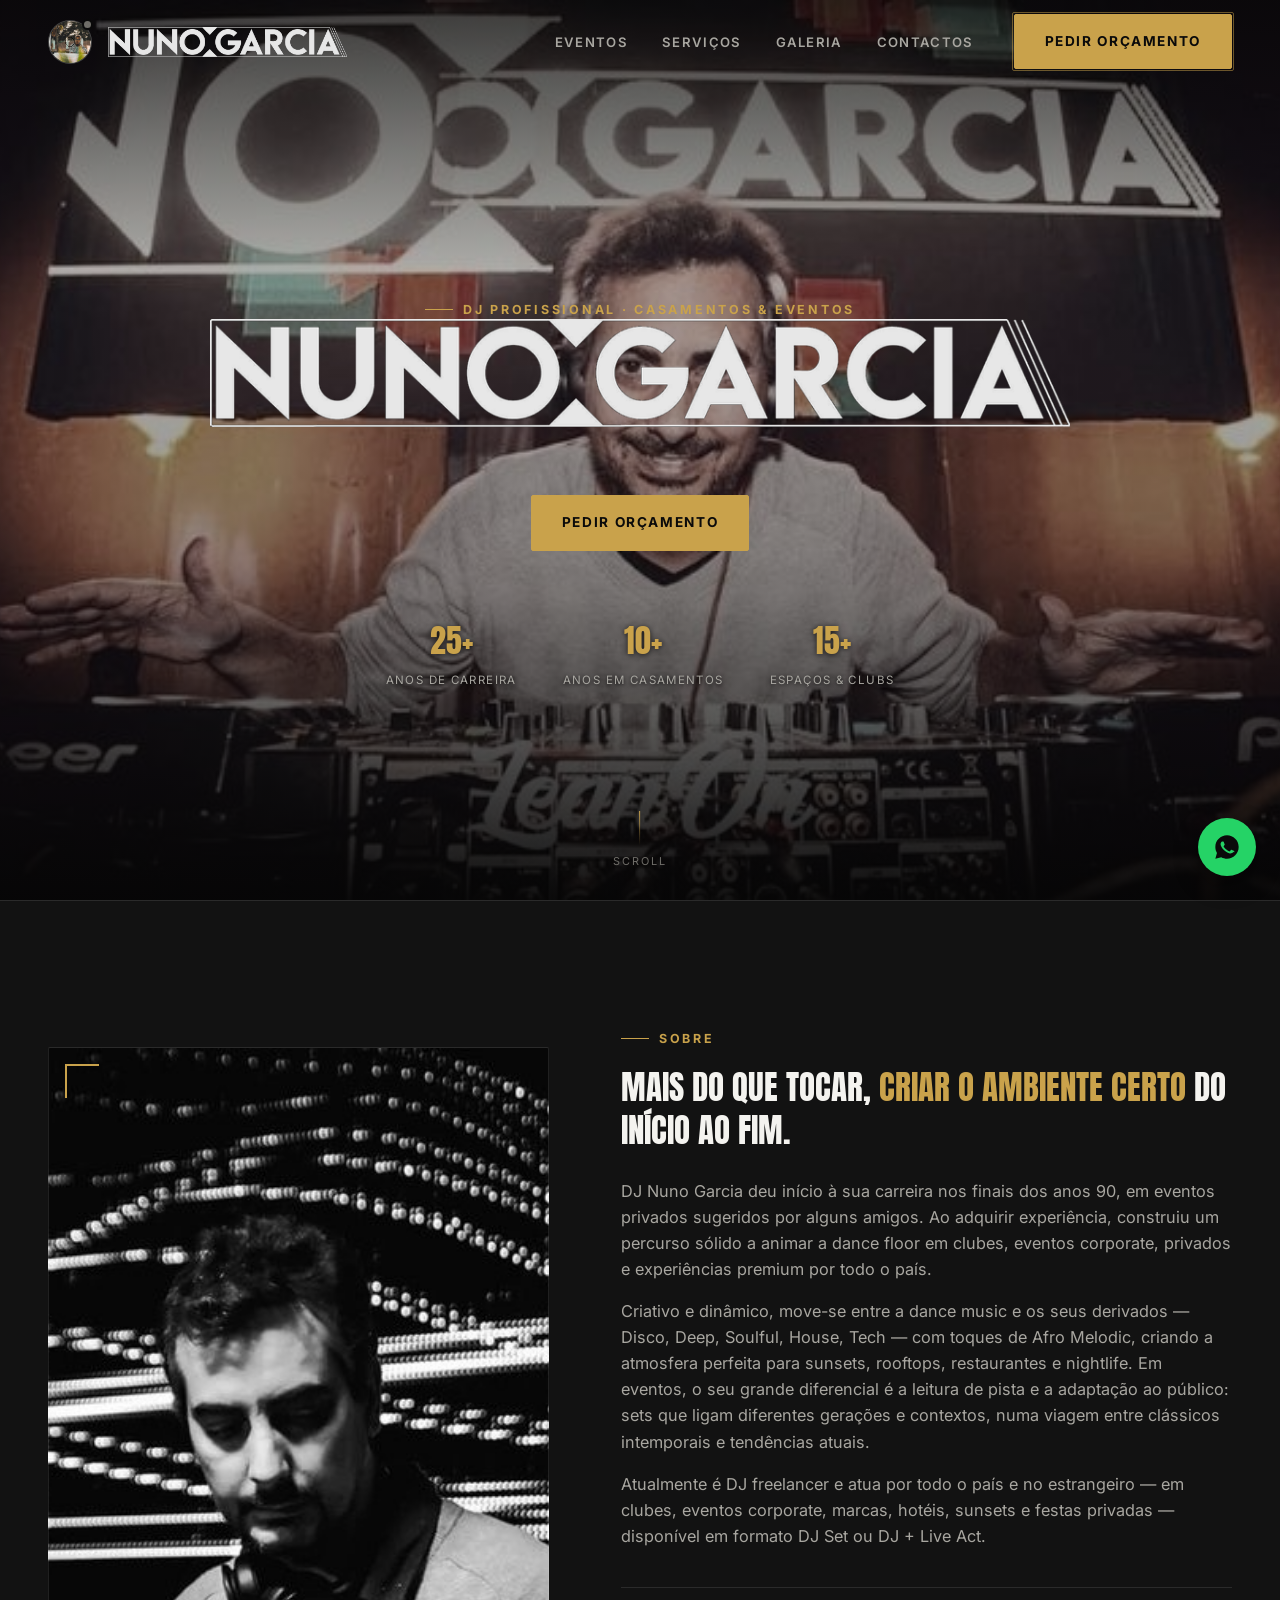
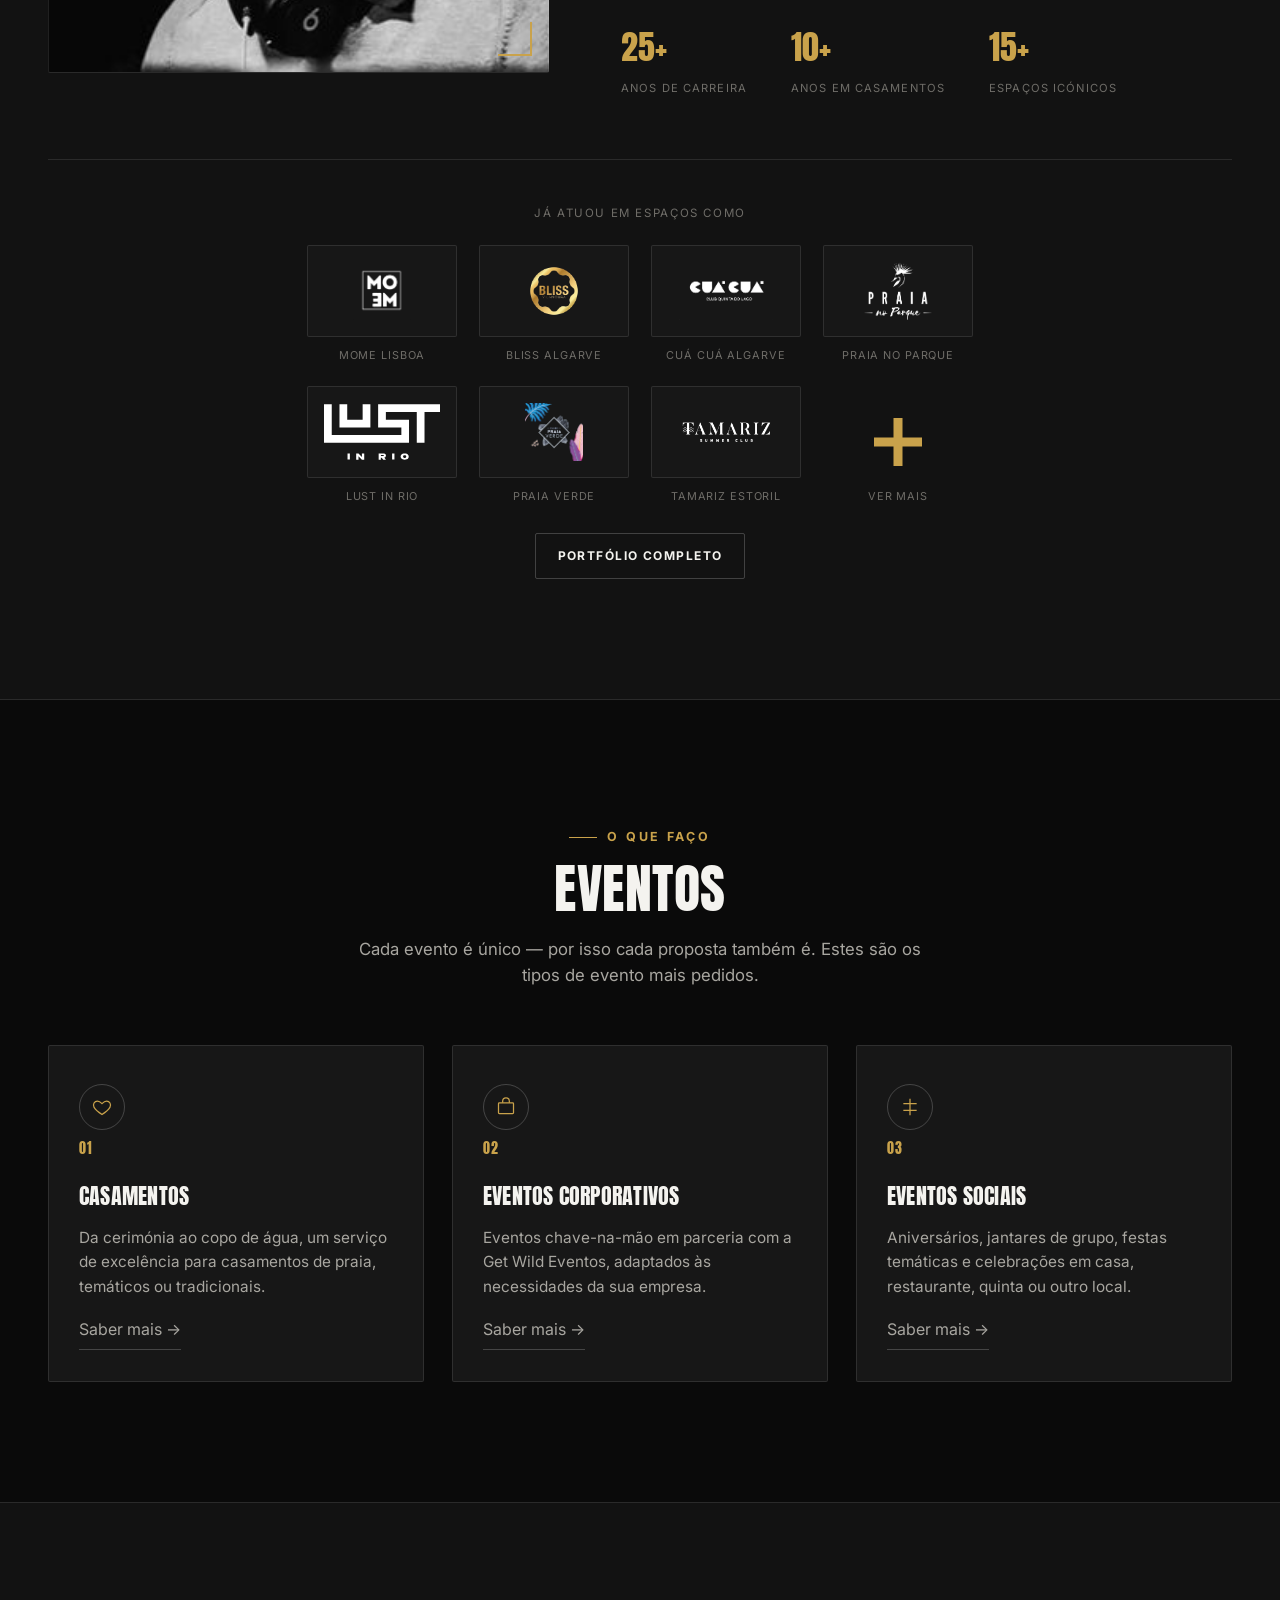
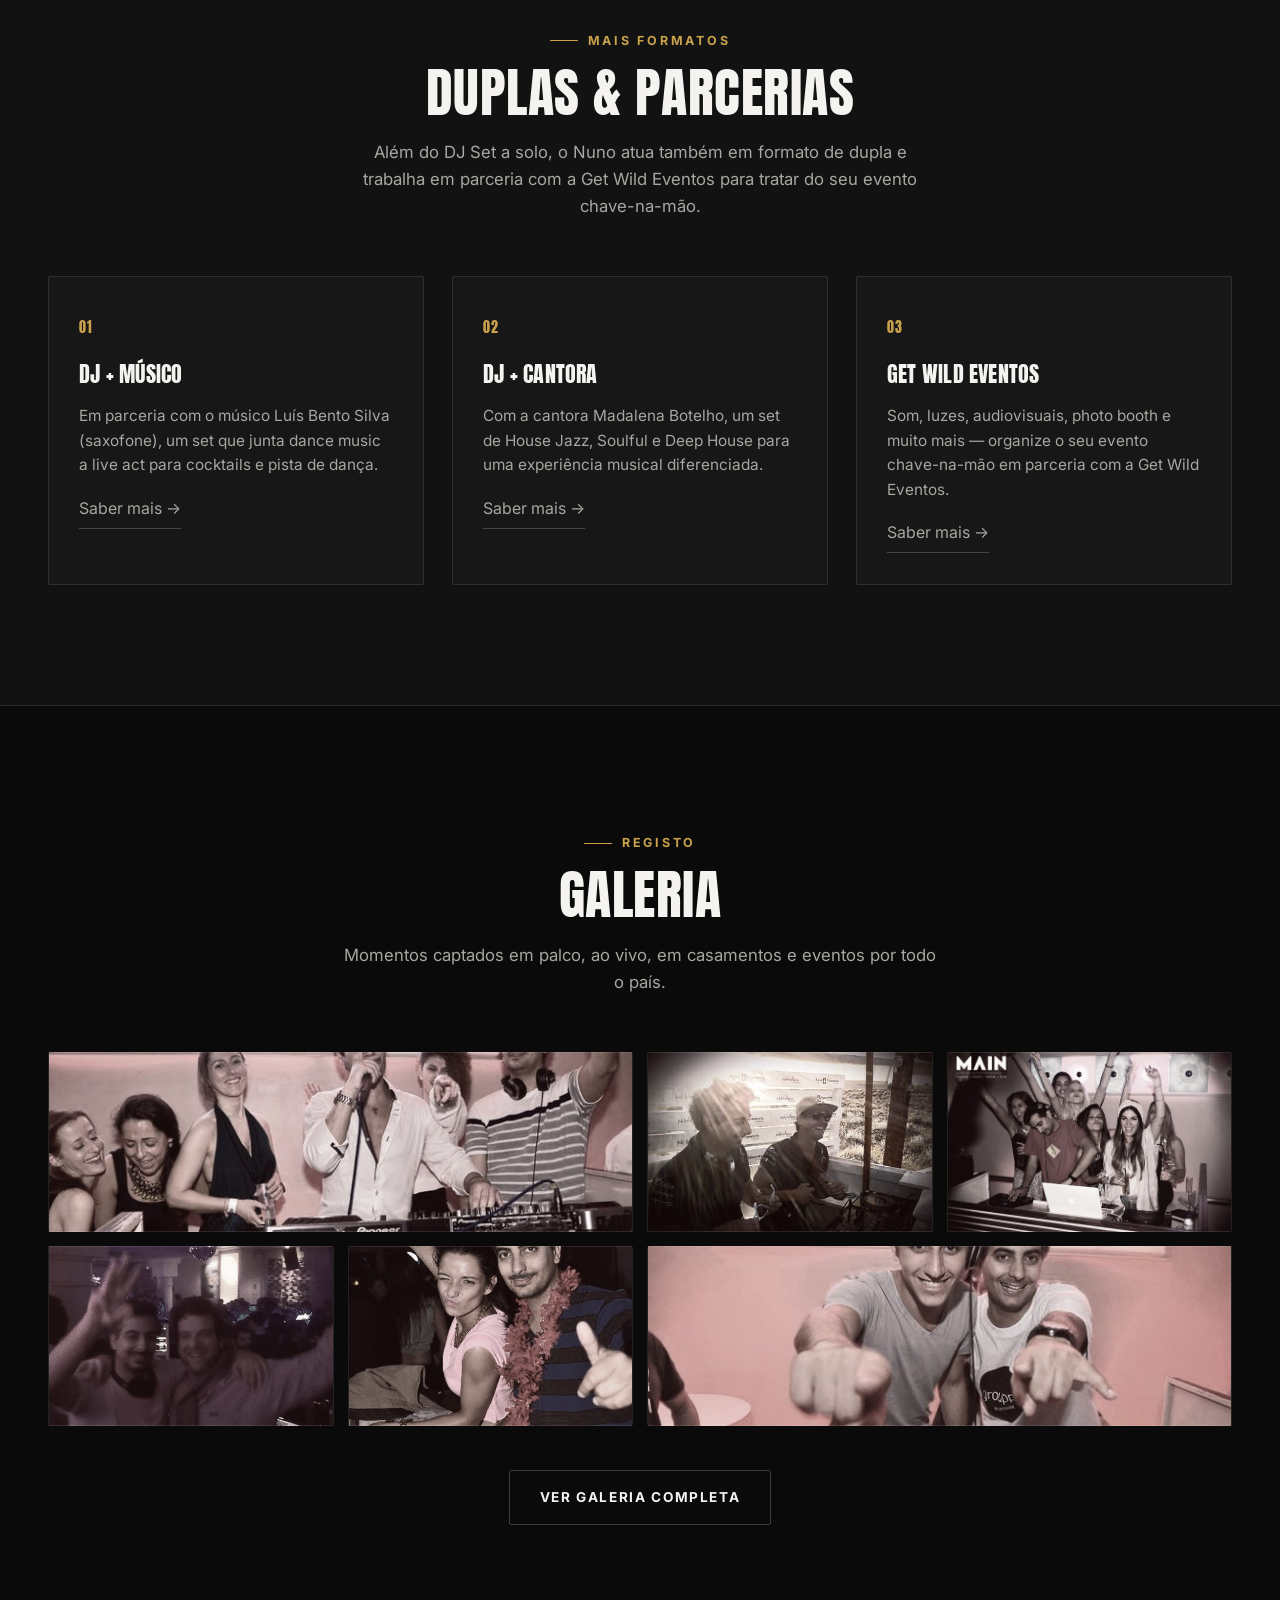
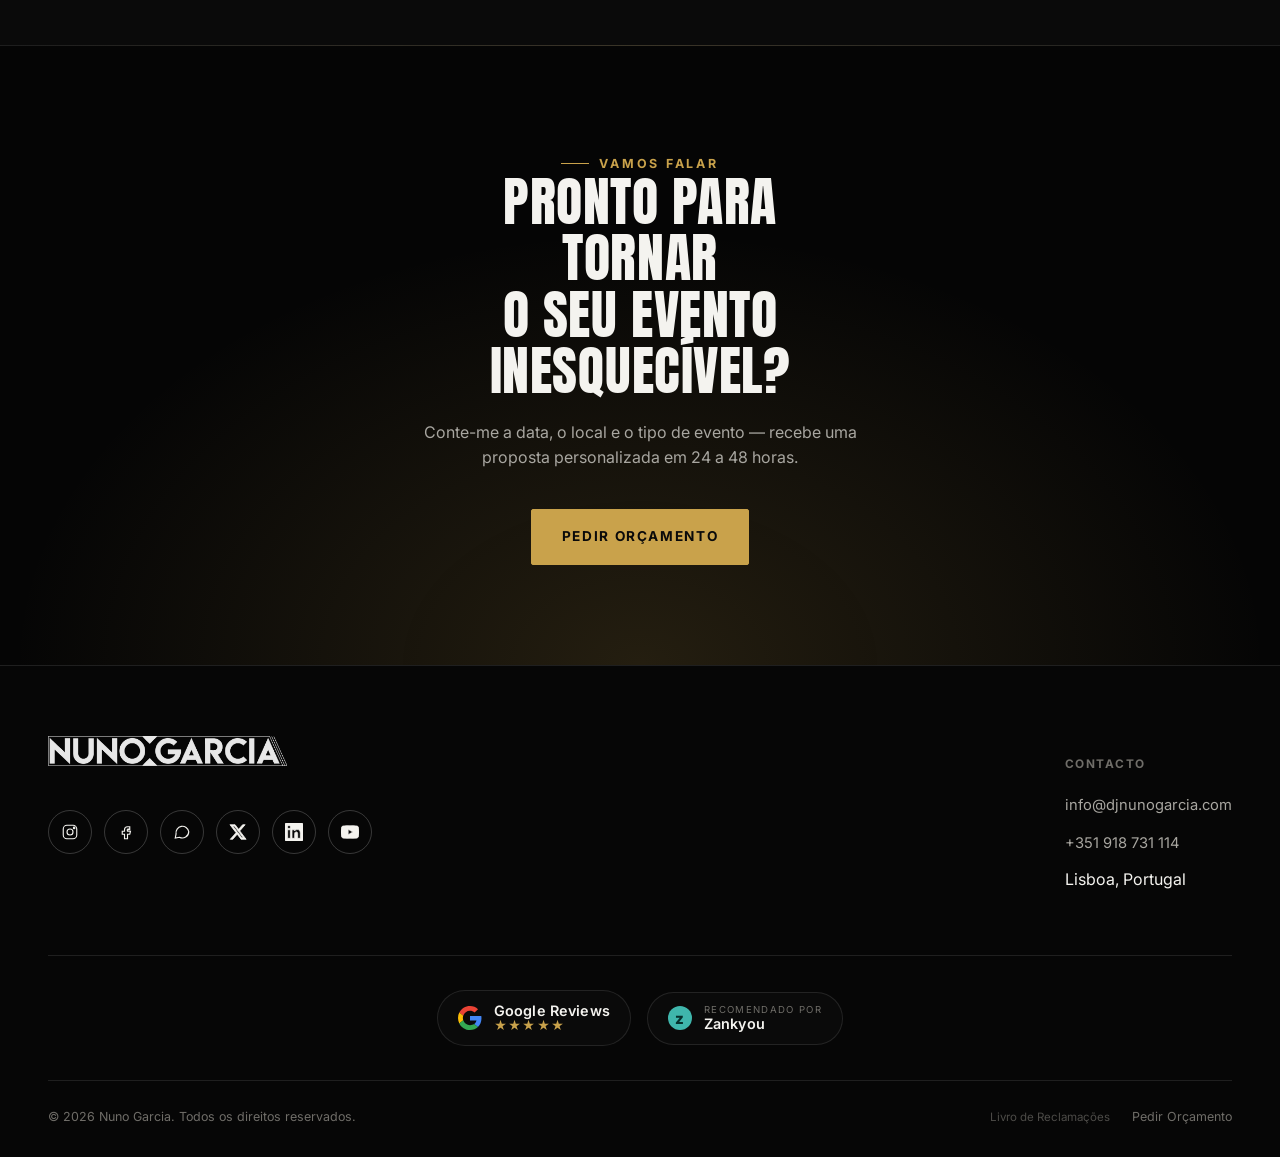
<file: index.html>
<!DOCTYPE html>
<html lang="pt-PT">
<head>
<meta charset="UTF-8">
<meta name="viewport" content="width=device-width, initial-scale=1.0">
<title>Nuno Garcia — DJ para Casamentos e Eventos</title>
<meta name="description" content="Nuno Garcia, DJ profissional para casamentos, eventos corporativos e eventos sociais. Peça já o seu orçamento personalizado.">
<link rel="stylesheet" href="css/style.css">
</head>
<body>

<header class="site-header">
  <div class="container">
    <div class="header-start">
      <div class="mini-player" id="mini-player" hidden>
        <button type="button" class="mp-toggle" id="mpToggle" aria-label="Abrir leitor de música" aria-expanded="false">
          <img class="mp-toggle-cover" id="mpToggleCover" src="/images/audio-cover-placeholder.svg" alt="">
          <span class="mp-toggle-dot"></span>
        </button>
        <div class="mp-panel" id="mpPanel">
          <div class="mp-row">
            <img class="mp-cover" id="mpCover" src="/images/audio-cover-placeholder.svg" alt="">
            <div class="mp-info">
              <strong class="mp-title" id="mpTitle">—</strong>
              <span class="mp-artist">Nuno Garcia</span>
            </div>
            <div class="mp-controls">
              <button type="button" class="mp-btn" data-mp="prev" aria-label="Faixa anterior">
                <svg viewBox="0 0 24 24" fill="currentColor"><path d="M6 6h2v12H6zm3.5 6 8.5 6V6z"/></svg>
              </button>
              <button type="button" class="mp-btn mp-btn-play" data-mp="playpause" aria-label="Reproduzir">
                <svg id="mpIconPlay" viewBox="0 0 24 24" fill="currentColor"><path d="M8 5v14l11-7z"/></svg>
                <svg id="mpIconPause" viewBox="0 0 24 24" fill="currentColor" hidden><path d="M6 19h4V5H6v14zm8-14v14h4V5h-4z"/></svg>
              </button>
              <button type="button" class="mp-btn" data-mp="next" aria-label="Faixa seguinte">
                <svg viewBox="0 0 24 24" fill="currentColor"><path d="M6 18l8.5-6L6 6v12zM16 6v12h2V6z"/></svg>
              </button>
            </div>
            <div class="mp-volume">
              <button type="button" class="mp-vol-btn" data-mp="mute" aria-label="Silenciar">
                <svg id="mpIconVolUp" class="mp-vol-icon" viewBox="0 0 24 24" fill="currentColor"><path d="M3 9v6h4l5 5V4L7 9H3z"/></svg>
                <svg id="mpIconVolMute" class="mp-vol-icon" viewBox="0 0 24 24" fill="currentColor" hidden><path d="M3 9v6h4l5 5V4L7 9H3zm12.7 3L14 10.7 15.3 12 14 13.3 15.3 14.6 17 12.9l1.7 1.7 1.3-1.3-1.7-1.7L20 10l-1.3-1.3z"/></svg>
              </button>
              <input type="range" class="mp-vol-slider" id="mpVolume" min="0" max="1" step="0.01" value="0.8" aria-label="Volume">
            </div>
            <button type="button" class="mp-close" data-mp="close" aria-label="Fechar leitor">✕</button>
          </div>
          <div class="mp-seek-row">
            <span class="mp-time" id="mpCurrentTime">0:00</span>
            <input type="range" class="mp-seek" id="mpSeek" min="0" max="1000" value="0" aria-label="Progresso">
            <span class="mp-time" id="mpDuration">0:00</span>
          </div>
        </div>
        <audio id="mpAudio" preload="metadata"></audio>
      </div>
      <a href="index.html" class="logo"><img src="/images/logos/nuno-garcia-wordmark.png" alt="Nuno Garcia" class="logo-img"></a>
    </div>

    <nav class="nav-primary">
      <ul class="nav-links">
        <li><a href="eventos.html" data-page="eventos.html">Eventos</a></li>
        <li><a href="servicos.html" data-page="servicos.html">Serviços</a></li>
        <li><a href="galeria.html" data-page="galeria.html">Galeria</a></li>
        <li><a href="contactos.html" data-page="contactos.html">Contactos</a></li>
      </ul>
      <div class="header-actions">
        <a href="contactos.html#orcamento-form" class="btn btn-primary btn-cta-header">Pedir Orçamento</a>
        <button class="nav-toggle" aria-label="Abrir menu" aria-expanded="false">
          <span></span><span></span><span></span>
        </button>
      </div>
    </nav>
  </div>
</header>

<main>

  <!-- HERO -->
  <!-- Fundo: coloque a foto do DJ em images/fotos/hero/hero-dj.jpg (ver .hero-photo no CSS). Sem o ficheiro, mostra um fundo escuro elegante como reserva. -->
  <section class="hero">
    <div class="hero-photo"></div>
    <div class="hero-overlay"></div>
    <div class="hero-content">
      <span class="eyebrow">DJ Profissional · Casamentos &amp; Eventos</span>
      <a href="index.html" class="logo logo-lg"><img src="/images/logos/nuno-garcia-wordmark.png" alt="Nuno Garcia" class="logo-img"></a>
      <div class="hero-actions">
        <a href="contactos.html#orcamento-form" class="btn btn-primary">Pedir Orçamento</a>
      </div>
      <div class="hero-meta">
        <div><strong>25+</strong><span>Anos de Carreira</span></div>
        <div><strong>10+</strong><span>Anos em Casamentos</span></div>
        <div><strong>15+</strong><span>Espaços &amp; Clubs</span></div>
      </div>
    </div>
    <div class="scroll-cue"><span class="bar"></span>Scroll</div>
  </section>

  <!-- BIOGRAFIA -->
  <section class="bio section-pad" id="biografia">
    <div class="container">
      <div class="bio-grid">
        <div class="reveal">
          <div class="bio-portrait ph-bg" style="--photo:url('/images/fotos/bio/retrato.jpg')">
            <span class="frame-corner tl"></span>
            <span class="frame-corner br"></span>
          </div>
        </div>
        <div class="reveal reveal-delay-1">
          <span class="eyebrow">Sobre</span>
          <h2 class="bio-quote">Mais do que tocar, <span>criar o ambiente certo</span> do início ao fim.</h2>
          <div class="bio-text">
            <p>DJ Nuno Garcia deu início à sua carreira nos finais dos anos 90, em eventos privados sugeridos por alguns amigos. Ao adquirir experiência, construiu um percurso sólido a animar a dance floor em clubes, eventos corporate, privados e experiências premium por todo o país.</p>
            <p>Criativo e dinâmico, move-se entre a dance music e os seus derivados — Disco, Deep, Soulful, House, Tech — com toques de Afro Melodic, criando a atmosfera perfeita para sunsets, rooftops, restaurantes e nightlife. Em eventos, o seu grande diferencial é a leitura de pista e a adaptação ao público: sets que ligam diferentes gerações e contextos, numa viagem entre clássicos intemporais e tendências atuais.</p>
            <p>Atualmente é DJ freelancer e atua por todo o país e no estrangeiro — em clubes, eventos corporate, marcas, hotéis, sunsets e festas privadas — disponível em formato DJ Set ou DJ + Live Act.</p>
          </div>
          <div class="bio-stats">
            <div><strong>25+</strong><span>Anos de Carreira</span></div>
            <div><strong>10+</strong><span>Anos em Casamentos</span></div>
            <div><strong>15+</strong><span>Espaços Icónicos</span></div>
          </div>
        </div>
      </div>

      <div class="venues reveal reveal-delay-2">
        <span class="venues-label">Já atuou em espaços como</span>
        <div class="logo-row" style="margin-bottom:0;">
          <div class="logo-tile"><div class="logo-tile-box"><div class="logo-tile-img" style="--logo:url('/images/logos/clubs/mome-lisboa.png')"></div></div><span>Mome Lisboa</span></div>
          <div class="logo-tile"><div class="logo-tile-box"><div class="logo-tile-img" style="--logo:url('/images/logos/clubs/bliss-algarve.png')"></div></div><span>Bliss Algarve</span></div>
          <div class="logo-tile"><div class="logo-tile-box"><div class="logo-tile-img" style="--logo:url('/images/logos/clubs/cua-cua-algarve.png')"></div></div><span>Cuá Cuá Algarve</span></div>
          <div class="logo-tile"><div class="logo-tile-box"><div class="logo-tile-img" style="--logo:url('/images/logos/clubs/praia-no-parque-lisboa.png')"></div></div><span>Praia no Parque</span></div>
          <div class="logo-tile"><div class="logo-tile-box"><div class="logo-tile-img" style="--logo:url('/images/logos/clubs/lust-in-rio-lisboa.svg')"></div></div><span>Lust in Rio</span></div>
          <div class="logo-tile"><div class="logo-tile-box"><div class="logo-tile-img" style="--logo:url('/images/logos/clubs/club-praia-verde-algarve.png')"></div></div><span>Praia Verde</span></div>
          <div class="logo-tile"><div class="logo-tile-box"><div class="logo-tile-img" style="--logo:url('/images/logos/clubs/tamariz-estoril.png')"></div></div><span>Tamariz Estoril</span></div>
          <a href="portfolio.html" class="logo-tile"><div class="logo-tile-box is-plus"><span class="logo-tile-plus"></span></div><span>Ver Mais</span></a>
        </div>
        <div class="text-center" style="margin-top:28px;">
          <a href="portfolio.html" class="btn btn-outline btn-sm">Portfólio Completo</a>
        </div>
      </div>
    </div>
  </section>

  <!-- EVENTOS (tipos, teaser) -->
  <section class="section-pad" id="eventos-preview">
    <div class="container">
      <div class="section-head center reveal">
        <span class="eyebrow">O que faço</span>
        <h2 class="section-title">Eventos</h2>
        <p class="section-sub">Cada evento é único — por isso cada proposta também é. Estes são os tipos de evento mais pedidos.</p>
      </div>
      <div class="grid-3">
        <div class="card reveal">
          <div class="card-icon"><svg viewBox="0 0 24 24" fill="none" stroke-width="1.5"><path d="M12 21s-7-4.35-9.5-8.5C.5 8.5 3 5 6.5 5c2 0 3.5 1 5.5 3 2-2 3.5-3 5.5-3C21 5 23.5 8.5 21.5 12.5 19 16.65 12 21 12 21Z"/></svg></div>
          <span class="card-index">01</span>
          <h3>Casamentos</h3>
          <p>Da cerimónia ao copo de água, um serviço de excelência para casamentos de praia, temáticos ou tradicionais.</p>
          <a href="eventos.html" class="btn-ghost">Saber mais →</a>
        </div>
        <div class="card reveal reveal-delay-1">
          <div class="card-icon"><svg viewBox="0 0 24 24" fill="none" stroke-width="1.5"><rect x="3" y="7" width="18" height="13" rx="1"/><path d="M8 7V5a4 4 0 0 1 8 0v2"/></svg></div>
          <span class="card-index">02</span>
          <h3>Eventos Corporativos</h3>
          <p>Eventos chave-na-mão em parceria com a Get Wild Eventos, adaptados às necessidades da sua empresa.</p>
          <a href="eventos.html" class="btn-ghost">Saber mais →</a>
        </div>
        <div class="card reveal reveal-delay-2">
          <div class="card-icon"><svg viewBox="0 0 24 24" fill="none" stroke-width="1.5"><path d="M12 2v20M4 8h16M4 16h16"/></svg></div>
          <span class="card-index">03</span>
          <h3>Eventos Sociais</h3>
          <p>Aniversários, jantares de grupo, festas temáticas e celebrações em casa, restaurante, quinta ou outro local.</p>
          <a href="eventos.html" class="btn-ghost">Saber mais →</a>
        </div>
      </div>
    </div>
  </section>

  <!-- FORMATOS & PARCERIAS -->
  <section class="section-pad" style="background:var(--bg-alt); border-top:1px solid var(--line); border-bottom:1px solid var(--line);">
    <div class="container">
      <div class="section-head center reveal">
        <span class="eyebrow">Mais Formatos</span>
        <h2 class="section-title">Duplas &amp; Parcerias</h2>
        <p class="section-sub">Além do DJ Set a solo, o Nuno atua também em formato de dupla e trabalha em parceria com a Get Wild Eventos para tratar do seu evento chave-na-mão.</p>
      </div>
      <div class="grid-3">
        <div class="card reveal">
          <span class="card-index">01</span>
          <h3>DJ + Músico</h3>
          <p>Em parceria com o músico Luís Bento Silva (saxofone), um set que junta dance music a live act para cocktails e pista de dança.</p>
          <a href="servicos.html" class="btn-ghost">Saber mais →</a>
        </div>
        <div class="card reveal reveal-delay-1">
          <span class="card-index">02</span>
          <h3>DJ + Cantora</h3>
          <p>Com a cantora Madalena Botelho, um set de House Jazz, Soulful e Deep House para uma experiência musical diferenciada.</p>
          <a href="servicos.html" class="btn-ghost">Saber mais →</a>
        </div>
        <div class="card reveal reveal-delay-2">
          <span class="card-index">03</span>
          <h3>Get Wild Eventos</h3>
          <p>Som, luzes, audiovisuais, photo booth e muito mais — organize o seu evento chave-na-mão em parceria com a Get Wild Eventos.</p>
          <a href="eventos.html" class="btn-ghost">Saber mais →</a>
        </div>
      </div>
    </div>
  </section>

  <!-- GALERIA (teaser) -->
  <section class="section-pad">
    <div class="container">
      <div class="section-head center reveal">
        <span class="eyebrow">Registo</span>
        <h2 class="section-title">Galeria</h2>
        <p class="section-sub">Momentos captados em palco, ao vivo, em casamentos e eventos por todo o país.</p>
      </div>
      <div class="gallery-grid reveal" style="grid-auto-rows:180px;">
        <div class="gallery-item wide ph-bg" style="--photo:url('/images/fotos/galeria/nuno5.jpg')"><div class="gi-label">Kapital Lisboa</div></div>
        <div class="gallery-item ph-bg" style="--photo:url('/images/fotos/galeria/nuno6.jpg')"><div class="gi-label">Tamariz Estoril</div></div>
        <div class="gallery-item ph-bg" style="--photo:url('/images/fotos/galeria/nuno8.jpg')"><div class="gi-label">Bliss Algarve</div></div>
        <div class="gallery-item ph-bg" style="--photo:url('/images/fotos/galeria/nuno9.jpg')"><div class="gi-label">Main Lisboa</div></div>
        <div class="gallery-item ph-bg" style="--photo:url('/images/fotos/galeria/nuno10.jpg')"><div class="gi-label">Casamento Privado</div></div>
        <div class="gallery-item wide ph-bg" style="--photo:url('/images/fotos/galeria/nuno11.jpg')"><div class="gi-label">Paradise Garage Lisboa</div></div>
      </div>
      <div class="text-center reveal" style="margin-top:44px;">
        <a href="galeria.html" class="btn btn-outline">Ver Galeria Completa</a>
      </div>
    </div>
  </section>

  <!-- CTA BANNER -->
  <section class="cta-banner">
    <span class="eyebrow">Vamos falar</span>
    <h2 class="section-title">Pronto para tornar<br>o seu evento inesquecível?</h2>
    <p>Conte-me a data, o local e o tipo de evento — recebe uma proposta personalizada em 24 a 48 horas.</p>
    <a href="contactos.html#orcamento-form" class="btn btn-primary">Pedir Orçamento</a>
  </section>

</main>

<footer class="site-footer">
  <div class="container">
    <div class="footer-top">
      <div class="footer-col">
        <a href="index.html" class="logo footer-logo"><img src="/images/logos/nuno-garcia-wordmark.png" alt="Nuno Garcia" class="logo-img"></a>
        <div class="social-row">
          <a href="#" data-instagram-link class="social-btn" aria-label="Instagram" target="_blank" rel="noopener">
            <svg viewBox="0 0 24 24" fill="none" stroke-width="1.5"><rect x="3" y="3" width="18" height="18" rx="5"/><circle cx="12" cy="12" r="4"/><circle cx="17.5" cy="6.5" r="1"/></svg>
          </a>
          <a href="#" data-facebook-link class="social-btn" aria-label="Facebook" target="_blank" rel="noopener">
            <svg viewBox="0 0 24 24" fill="none" stroke-width="1.5"><path d="M14 9h3V5h-3a4 4 0 0 0-4 4v2H7v4h3v6h4v-6h3l1-4h-4V9a1 1 0 0 1 1-1Z"/></svg>
          </a>
          <a href="#" data-whatsapp-link class="social-btn" aria-label="WhatsApp" target="_blank" rel="noopener">
            <svg viewBox="0 0 24 24" fill="none" stroke-width="1.5"><path d="M21 11.5a8.5 8.5 0 0 1-12.4 7.5L3 20l1.1-5.5A8.5 8.5 0 1 1 21 11.5Z"/></svg>
          </a>
          <a href="#" data-x-link class="social-btn" aria-label="X (Twitter)" target="_blank" rel="noopener">
            <svg viewBox="0 0 24 24" aria-hidden="true"><path fill="currentColor" d="M18.244 2.25h3.308l-7.227 8.26 8.502 11.24H16.17l-5.214-6.817L4.99 21.75H1.68l7.73-8.835L1.254 2.25H8.08l4.713 6.231zm-1.161 17.52h1.833L7.084 4.126H5.117z"/></svg>
          </a>
          <a href="#" data-linkedin-link class="social-btn" aria-label="LinkedIn" target="_blank" rel="noopener">
            <svg viewBox="0 0 24 24" aria-hidden="true"><path fill="currentColor" d="M20.447 20.452h-3.554v-5.569c0-1.328-.027-3.037-1.852-3.037-1.853 0-2.136 1.445-2.136 2.939v5.667H9.351V9h3.414v1.561h.046c.477-.9 1.637-1.85 3.37-1.85 3.601 0 4.267 2.37 4.267 5.455v6.286zM5.337 7.433a2.062 2.062 0 01-2.063-2.065 2.064 2.064 0 112.063 2.065zm1.782 13.019H3.555V9h3.564v11.452zM22.225 0H1.771C.792 0 0 .774 0 1.729v20.542C0 23.227.792 24 1.771 24h20.451C23.2 24 24 23.227 24 22.271V1.729C24 .774 23.2 0 22.222 0h.003z"/></svg>
          </a>
          <a href="#" data-youtube-link class="social-btn" aria-label="YouTube" target="_blank" rel="noopener">
            <svg viewBox="0 0 24 24" aria-hidden="true"><path fill="currentColor" d="M23.498 6.186a3.016 3.016 0 0 0-2.122-2.136C19.505 3.545 12 3.545 12 3.545s-7.505 0-9.377.505A3.017 3.017 0 0 0 .502 6.186C0 8.07 0 12 0 12s0 3.93.502 5.814a3.016 3.016 0 0 0 2.122 2.136c1.871.505 9.376.505 9.376.505s7.505 0 9.377-.505a3.015 3.015 0 0 0 2.122-2.136C24 15.93 24 12 24 12s0-3.93-.502-5.814zM9.545 15.568V8.432L15.818 12l-6.273 3.568z"/></svg>
          </a>
        </div>
      </div>
      <div class="footer-col">
        <h5>Contacto</h5>
        <ul>
          <li><a href="#" data-email-link="text">info@djnunogarcia.com</a></li>
          <li><a href="#" data-phone-link="text">+351 918 731 114</a></li>
          <li><span data-city>Lisboa, Portugal</span></li>
        </ul>
      </div>
    </div>
    <div class="footer-trust">
      <a class="trust-badge" href="https://www.google.com/maps/place//@38.6942522,-9.3604851,17z/data=!3m1!4b1!4m3!3m2!1s0xd1ec8b26f78ff87:0xf56168be96d08d19!12e1?entry=ttu&amp;g_ep=EgoyMDI2MDkwMi4wIKXMDSoASAFQAw%3D%3D" target="_blank" rel="noopener" aria-label="Ver avaliações no Google">
        <svg viewBox="0 0 48 48" aria-hidden="true"><path fill="#EA4335" d="M24 9.5c3.54 0 6.71 1.22 9.21 3.6l6.85-6.85C35.9 2.38 30.47 0 24 0 14.62 0 6.51 5.38 2.56 13.22l7.98 6.19C12.43 13.72 17.74 9.5 24 9.5z"/><path fill="#4285F4" d="M46.98 24.55c0-1.57-.15-3.09-.38-4.55H24v9.02h12.94c-.58 2.96-2.26 5.48-4.78 7.18l7.73 6c4.51-4.18 7.09-10.36 7.09-17.65z"/><path fill="#FBBC05" d="M10.53 28.59c-.48-1.45-.76-2.99-.76-4.59s.28-3.14.76-4.59l-7.98-6.19C.92 16.46 0 20.12 0 24c0 3.88.92 7.54 2.56 10.78l7.97-6.19z"/><path fill="#34A853" d="M24 48c6.48 0 11.93-2.13 15.89-5.81l-7.73-6c-2.15 1.45-4.92 2.3-8.16 2.3-6.26 0-11.57-4.22-13.47-9.91l-7.98 6.19C6.51 42.62 14.62 48 24 48z"/></svg>
        <span class="trust-text"><strong>Google Reviews</strong><span class="trust-stars">★★★★★</span></span>
      </a>
      <a class="trust-badge" href="https://www.zankyou.pt/f/dj-nuno-garcia-176769" target="_blank" rel="noopener" aria-label="Perfil no Zankyou">
        <span class="trust-zk" aria-hidden="true">z</span>
        <span class="trust-text"><span class="trust-kicker">Recomendado por</span><strong>Zankyou</strong></span>
      </a>
    </div>
    <div class="footer-bottom">
      <span>© <span data-year></span> Nuno Garcia. Todos os direitos reservados.</span>
      <div class="footer-bottom-right">
        <a class="footer-lr" href="https://www.livroreclamacoes.pt/Inicio/" target="_blank" rel="noopener">Livro de Reclamações</a>
        <a href="contactos.html#orcamento-form">Pedir Orçamento</a>
      </div>
    </div>
  </div>
</footer>

<a href="#" data-whatsapp-link class="float-whatsapp" target="_blank" rel="noopener" aria-label="Falar no WhatsApp">
  <svg viewBox="0 0 24 24"><path d="M12 2C6.5 2 2 6.4 2 12c0 1.9.5 3.6 1.4 5.1L2 22l5.1-1.3C8.6 21.5 10.3 22 12 22c5.5 0 10-4.4 10-10S17.5 2 12 2Zm5.6 14.1c-.2.6-1.3 1.2-1.9 1.3-.5.1-1.1.1-1.8-.1-.4-.1-.9-.3-1.6-.6-2.8-1.2-4.6-4-4.7-4.2-.1-.2-1.1-1.5-1.1-2.8s.7-2 .9-2.2c.2-.2.5-.3.7-.3h.5c.2 0 .4 0 .6.5.2.5.7 1.8.8 1.9.1.2.1.3 0 .5-.1.2-.1.3-.3.5-.1.2-.3.4-.4.5-.2.2-.3.3-.1.6.2.3.9 1.4 1.9 2.3 1.3 1.1 2.3 1.5 2.7 1.7.3.1.5.1.6-.1.2-.2.7-.8.9-1.1.2-.3.4-.2.6-.1.2.1 1.5.7 1.8.8.3.1.5.2.5.3.1.2.1.7-.1 1.3Z"/></svg>
</a>

<div class="mobile-cta-bar">
  <a href="contactos.html#orcamento-form" class="btn btn-primary btn-block">Pedir Orçamento</a>
</div>

<script src="js/main.js"></script>
<script src="js/player.js"></script>
</body>
</html>
</file>
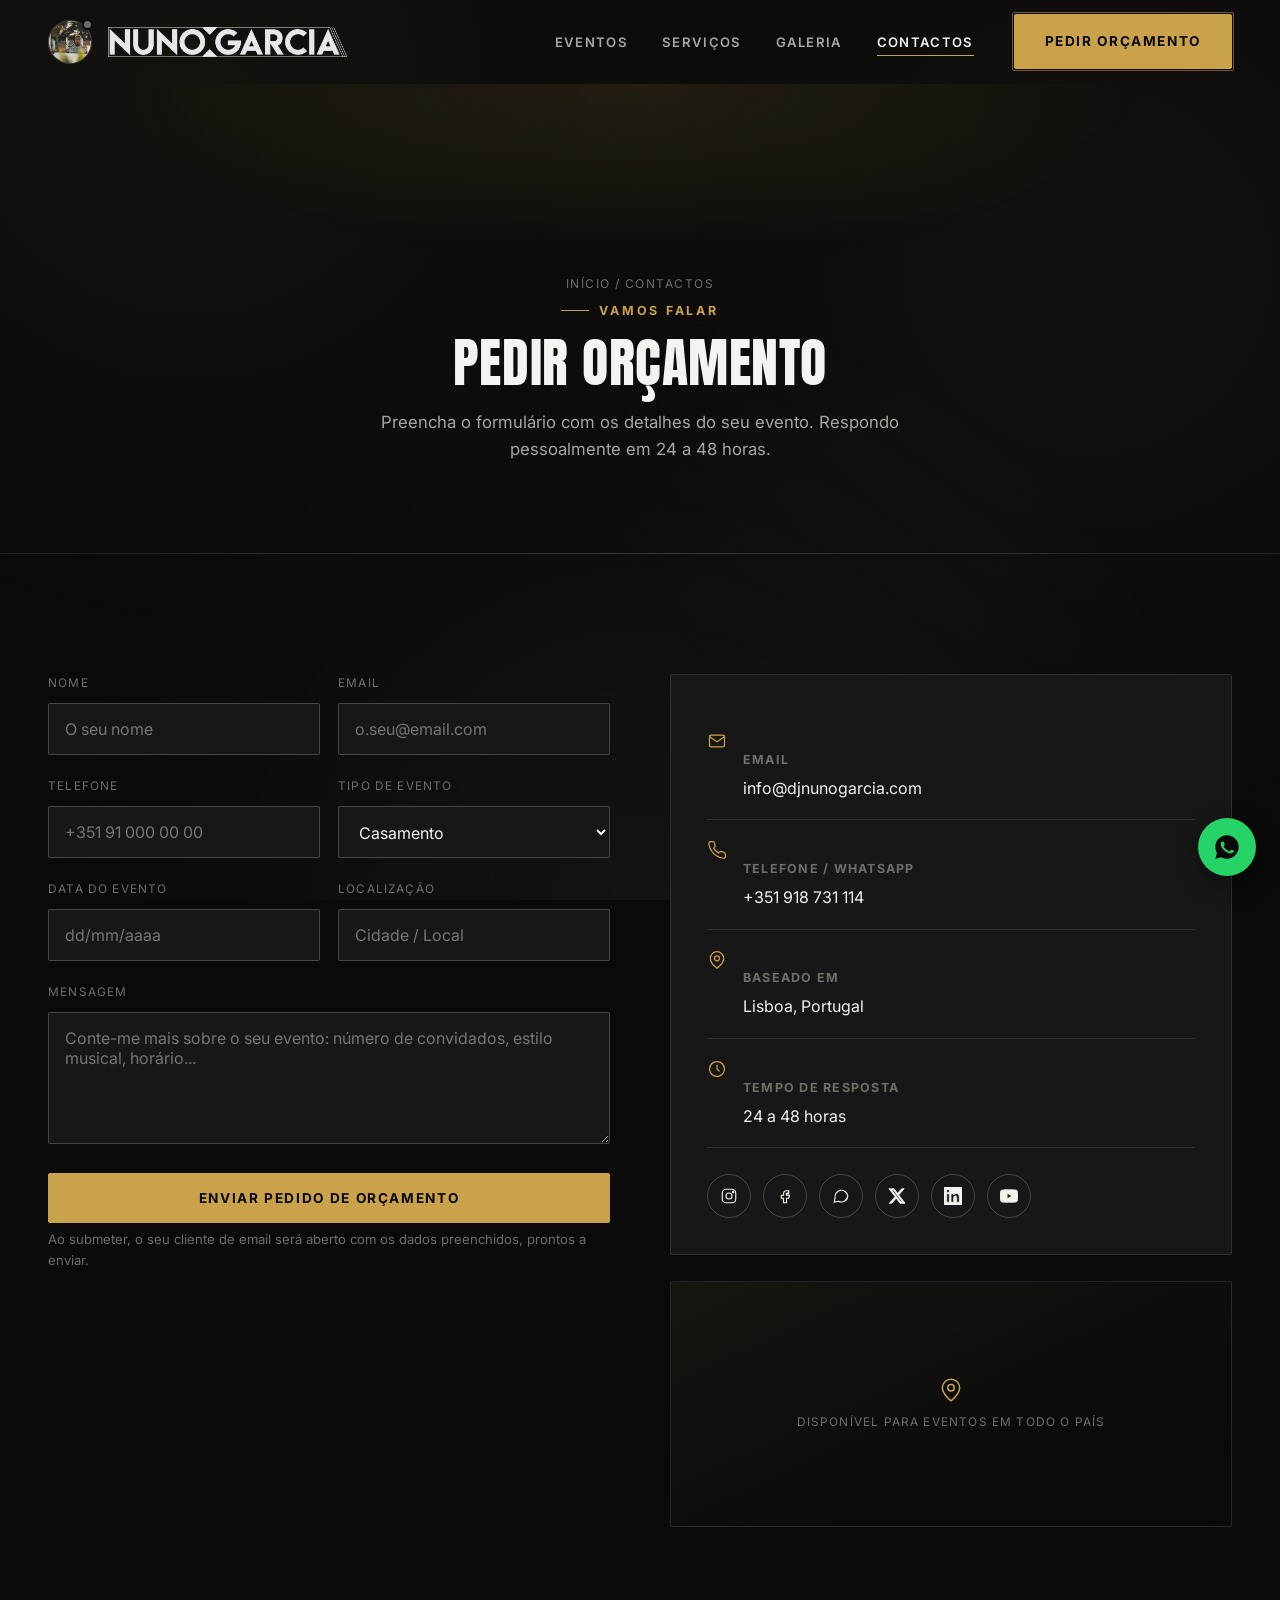
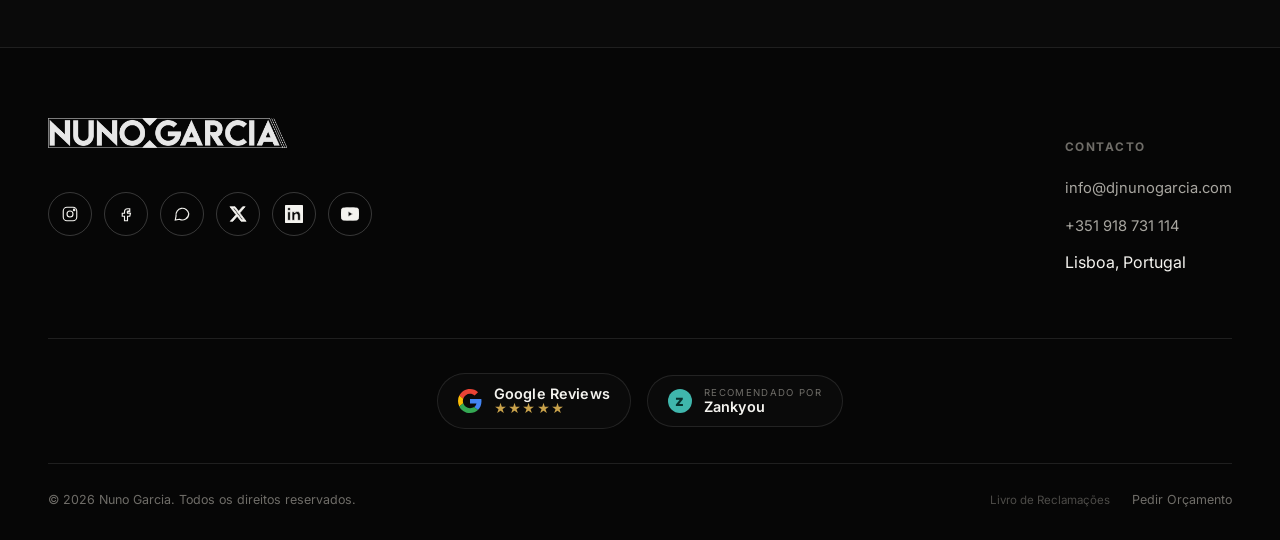
<file: contactos.html>
<!DOCTYPE html>
<html lang="pt-PT">
<head>
<meta charset="UTF-8">
<meta name="viewport" content="width=device-width, initial-scale=1.0">
<title>Contactos — Nuno Garcia DJ</title>
<meta name="description" content="Peça já o seu orçamento personalizado. Contacte o DJ Nuno Garcia para casamentos, eventos corporativos e eventos sociais.">
<link rel="stylesheet" href="css/style.css">
</head>
<body>

<header class="site-header">
  <div class="container">
    <div class="header-start">
      <div class="mini-player" id="mini-player" hidden>
        <button type="button" class="mp-toggle" id="mpToggle" aria-label="Abrir leitor de música" aria-expanded="false">
          <img class="mp-toggle-cover" id="mpToggleCover" src="/images/audio-cover-placeholder.svg" alt="">
          <span class="mp-toggle-dot"></span>
        </button>
        <div class="mp-panel" id="mpPanel">
          <div class="mp-row">
            <img class="mp-cover" id="mpCover" src="/images/audio-cover-placeholder.svg" alt="">
            <div class="mp-info">
              <strong class="mp-title" id="mpTitle">—</strong>
              <span class="mp-artist">Nuno Garcia</span>
            </div>
            <div class="mp-controls">
              <button type="button" class="mp-btn" data-mp="prev" aria-label="Faixa anterior">
                <svg viewBox="0 0 24 24" fill="currentColor"><path d="M6 6h2v12H6zm3.5 6 8.5 6V6z"/></svg>
              </button>
              <button type="button" class="mp-btn mp-btn-play" data-mp="playpause" aria-label="Reproduzir">
                <svg id="mpIconPlay" viewBox="0 0 24 24" fill="currentColor"><path d="M8 5v14l11-7z"/></svg>
                <svg id="mpIconPause" viewBox="0 0 24 24" fill="currentColor" hidden><path d="M6 19h4V5H6v14zm8-14v14h4V5h-4z"/></svg>
              </button>
              <button type="button" class="mp-btn" data-mp="next" aria-label="Faixa seguinte">
                <svg viewBox="0 0 24 24" fill="currentColor"><path d="M6 18l8.5-6L6 6v12zM16 6v12h2V6z"/></svg>
              </button>
            </div>
            <div class="mp-volume">
              <button type="button" class="mp-vol-btn" data-mp="mute" aria-label="Silenciar">
                <svg id="mpIconVolUp" class="mp-vol-icon" viewBox="0 0 24 24" fill="currentColor"><path d="M3 9v6h4l5 5V4L7 9H3z"/></svg>
                <svg id="mpIconVolMute" class="mp-vol-icon" viewBox="0 0 24 24" fill="currentColor" hidden><path d="M3 9v6h4l5 5V4L7 9H3zm12.7 3L14 10.7 15.3 12 14 13.3 15.3 14.6 17 12.9l1.7 1.7 1.3-1.3-1.7-1.7L20 10l-1.3-1.3z"/></svg>
              </button>
              <input type="range" class="mp-vol-slider" id="mpVolume" min="0" max="1" step="0.01" value="0.8" aria-label="Volume">
            </div>
            <button type="button" class="mp-close" data-mp="close" aria-label="Fechar leitor">✕</button>
          </div>
          <div class="mp-seek-row">
            <span class="mp-time" id="mpCurrentTime">0:00</span>
            <input type="range" class="mp-seek" id="mpSeek" min="0" max="1000" value="0" aria-label="Progresso">
            <span class="mp-time" id="mpDuration">0:00</span>
          </div>
        </div>
        <audio id="mpAudio" preload="metadata"></audio>
      </div>
      <a href="index.html" class="logo"><img src="/images/logos/nuno-garcia-wordmark.png" alt="Nuno Garcia" class="logo-img"></a>
    </div>
    <nav class="nav-primary">
      <ul class="nav-links">
        <li><a href="eventos.html" data-page="eventos.html">Eventos</a></li>
        <li><a href="servicos.html" data-page="servicos.html">Serviços</a></li>
        <li><a href="galeria.html" data-page="galeria.html">Galeria</a></li>
        <li><a href="contactos.html" data-page="contactos.html">Contactos</a></li>
      </ul>
      <div class="header-actions">
        <a href="contactos.html#orcamento-form" class="btn btn-primary btn-cta-header">Pedir Orçamento</a>
        <button class="nav-toggle" aria-label="Abrir menu" aria-expanded="false">
          <span></span><span></span><span></span>
        </button>
      </div>
    </nav>
  </div>
</header>

<main>

  <section class="page-hero">
    <div class="container">
      <div class="breadcrumb"><a href="index.html">Início</a> / Contactos</div>
      <span class="eyebrow">Vamos Falar</span>
      <h1 class="section-title">Pedir Orçamento</h1>
      <p class="section-sub" style="margin-left:auto;margin-right:auto;">Preencha o formulário com os detalhes do seu evento. Respondo pessoalmente em 24 a 48 horas.</p>
    </div>
  </section>

  <section class="section-pad">
    <div class="container">
      <div class="contact-grid">

        <div class="reveal">
          <form id="orcamento-form" novalidate>
            <div class="field-row">
              <div class="field">
                <label for="nome">Nome</label>
                <input type="text" id="nome" name="nome" placeholder="O seu nome" required>
              </div>
              <div class="field">
                <label for="email">Email</label>
                <input type="email" id="email" name="email" placeholder="o.seu@email.com" required>
              </div>
            </div>
            <div class="field-row">
              <div class="field">
                <label for="telefone">Telefone</label>
                <input type="tel" id="telefone" name="telefone" placeholder="+351 91 000 00 00">
              </div>
              <div class="field">
                <label for="tipo_evento">Tipo de Evento</label>
                <select id="tipo_evento" name="tipo_evento">
                  <option value="Casamento">Casamento</option>
                  <option value="Evento Corporativo">Evento Corporativo</option>
                  <option value="Festa Privada">Festa Privada</option>
                  <option value="Discoteca / Festival">Discoteca / Festival</option>
                  <option value="Outro">Outro</option>
                </select>
              </div>
            </div>
            <div class="field" id="tipoEventoOutroField" hidden>
              <label for="tipo_evento_outro">Qual?</label>
              <input type="text" id="tipo_evento_outro" name="tipo_evento_outro" placeholder="Descreva o tipo de evento">
            </div>
            <div class="field-row">
              <div class="field">
                <label for="data_evento">Data do Evento</label>
                <input type="text" id="data_evento" name="data_evento" placeholder="dd/mm/aaaa" inputmode="numeric" autocomplete="off">
              </div>
              <div class="field">
                <label for="localizacao">Localização</label>
                <input type="text" id="localizacao" name="localizacao" placeholder="Cidade / Local">
              </div>
            </div>
            <div class="field">
              <label for="mensagem">Mensagem</label>
              <textarea id="mensagem" name="mensagem" rows="5" placeholder="Conte-me mais sobre o seu evento: número de convidados, estilo musical, horário..."></textarea>
            </div>
            <button type="submit" class="btn btn-primary btn-block">Enviar Pedido de Orçamento</button>
            <p class="form-note">Ao submeter, o seu cliente de email será aberto com os dados preenchidos, prontos a enviar.</p>
            <p class="form-status" aria-live="polite"></p>
          </form>
        </div>

        <div class="reveal reveal-delay-1">
          <div class="contact-info-card">
            <div class="contact-line">
              <svg viewBox="0 0 24 24" fill="none" stroke-width="1.5"><rect x="3" y="5" width="18" height="14" rx="2"/><path d="m3 7 9 6 9-6"/></svg>
              <div><h5>Email</h5><a href="#" data-email-link="text">info@djnunogarcia.com</a></div>
            </div>
            <div class="contact-line">
              <svg viewBox="0 0 24 24" fill="none" stroke-width="1.5"><path d="M22 16.9v3a2 2 0 0 1-2.2 2 19.8 19.8 0 0 1-8.6-3 19.5 19.5 0 0 1-6-6 19.8 19.8 0 0 1-3-8.7A2 2 0 0 1 4.1 2h3a2 2 0 0 1 2 1.7c.1.9.3 1.8.6 2.7a2 2 0 0 1-.5 2.1L8 9.7a16 16 0 0 0 6 6l1.2-1.2a2 2 0 0 1 2.1-.5c.9.3 1.8.5 2.7.6a2 2 0 0 1 1.7 2Z"/></svg>
              <div><h5>Telefone / WhatsApp</h5><a href="#" data-phone-link="text">+351 918 731 114</a></div>
            </div>
            <div class="contact-line">
              <svg viewBox="0 0 24 24" fill="none" stroke-width="1.5"><path d="M20 10c0 6-8 12-8 12s-8-6-8-12a8 8 0 0 1 16 0Z"/><circle cx="12" cy="10" r="3"/></svg>
              <div><h5>Baseado em</h5><span data-city>Lisboa, Portugal</span></div>
            </div>
            <div class="contact-line">
              <svg viewBox="0 0 24 24" fill="none" stroke-width="1.5"><circle cx="12" cy="12" r="9"/><path d="M12 7v5l3 3"/></svg>
              <div><h5>Tempo de Resposta</h5><span>24 a 48 horas</span></div>
            </div>

            <div class="social-row">
              <a href="#" data-instagram-link class="social-btn" aria-label="Instagram" target="_blank" rel="noopener">
                <svg viewBox="0 0 24 24" fill="none" stroke-width="1.5"><rect x="3" y="3" width="18" height="18" rx="5"/><circle cx="12" cy="12" r="4"/><circle cx="17.5" cy="6.5" r="1"/></svg>
              </a>
              <a href="#" data-facebook-link class="social-btn" aria-label="Facebook" target="_blank" rel="noopener">
                <svg viewBox="0 0 24 24" fill="none" stroke-width="1.5"><path d="M14 9h3V5h-3a4 4 0 0 0-4 4v2H7v4h3v6h4v-6h3l1-4h-4V9a1 1 0 0 1 1-1Z"/></svg>
              </a>
              <a href="#" data-whatsapp-link class="social-btn" aria-label="WhatsApp" target="_blank" rel="noopener">
                <svg viewBox="0 0 24 24" fill="none" stroke-width="1.5"><path d="M21 11.5a8.5 8.5 0 0 1-12.4 7.5L3 20l1.1-5.5A8.5 8.5 0 1 1 21 11.5Z"/></svg>
              </a>
              <a href="#" data-x-link class="social-btn" aria-label="X (Twitter)" target="_blank" rel="noopener">
                <svg viewBox="0 0 24 24" aria-hidden="true"><path fill="currentColor" d="M18.244 2.25h3.308l-7.227 8.26 8.502 11.24H16.17l-5.214-6.817L4.99 21.75H1.68l7.73-8.835L1.254 2.25H8.08l4.713 6.231zm-1.161 17.52h1.833L7.084 4.126H5.117z"/></svg>
              </a>
              <a href="#" data-linkedin-link class="social-btn" aria-label="LinkedIn" target="_blank" rel="noopener">
                <svg viewBox="0 0 24 24" aria-hidden="true"><path fill="currentColor" d="M20.447 20.452h-3.554v-5.569c0-1.328-.027-3.037-1.852-3.037-1.853 0-2.136 1.445-2.136 2.939v5.667H9.351V9h3.414v1.561h.046c.477-.9 1.637-1.85 3.37-1.85 3.601 0 4.267 2.37 4.267 5.455v6.286zM5.337 7.433a2.062 2.062 0 01-2.063-2.065 2.064 2.064 0 112.063 2.065zm1.782 13.019H3.555V9h3.564v11.452zM22.225 0H1.771C.792 0 0 .774 0 1.729v20.542C0 23.227.792 24 1.771 24h20.451C23.2 24 24 23.227 24 22.271V1.729C24 .774 23.2 0 22.222 0h.003z"/></svg>
              </a>
              <a href="#" data-youtube-link class="social-btn" aria-label="YouTube" target="_blank" rel="noopener">
                <svg viewBox="0 0 24 24" aria-hidden="true"><path fill="currentColor" d="M23.498 6.186a3.016 3.016 0 0 0-2.122-2.136C19.505 3.545 12 3.545 12 3.545s-7.505 0-9.377.505A3.017 3.017 0 0 0 .502 6.186C0 8.07 0 12 0 12s0 3.93.502 5.814a3.016 3.016 0 0 0 2.122 2.136c1.871.505 9.376.505 9.376.505s7.505 0 9.377-.505a3.015 3.015 0 0 0 2.122-2.136C24 15.93 24 12 24 12s0-3.93-.502-5.814zM9.545 15.568V8.432L15.818 12l-6.273 3.568z"/></svg>
              </a>
            </div>
          </div>

          <div class="map-block">
            <svg viewBox="0 0 24 24" fill="none" stroke-width="1.4"><path d="M20 10c0 6-8 12-8 12s-8-6-8-12a8 8 0 0 1 16 0Z"/><circle cx="12" cy="10" r="3"/></svg>
            <span>Disponível para eventos em todo o país</span>
          </div>
        </div>

      </div>
    </div>
  </section>

</main>

<footer class="site-footer">
  <div class="container">
    <div class="footer-top">
      <div class="footer-col">
        <a href="index.html" class="logo footer-logo"><img src="/images/logos/nuno-garcia-wordmark.png" alt="Nuno Garcia" class="logo-img"></a>
        <div class="social-row">
          <a href="#" data-instagram-link class="social-btn" aria-label="Instagram" target="_blank" rel="noopener">
            <svg viewBox="0 0 24 24" fill="none" stroke-width="1.5"><rect x="3" y="3" width="18" height="18" rx="5"/><circle cx="12" cy="12" r="4"/><circle cx="17.5" cy="6.5" r="1"/></svg>
          </a>
          <a href="#" data-facebook-link class="social-btn" aria-label="Facebook" target="_blank" rel="noopener">
            <svg viewBox="0 0 24 24" fill="none" stroke-width="1.5"><path d="M14 9h3V5h-3a4 4 0 0 0-4 4v2H7v4h3v6h4v-6h3l1-4h-4V9a1 1 0 0 1 1-1Z"/></svg>
          </a>
          <a href="#" data-whatsapp-link class="social-btn" aria-label="WhatsApp" target="_blank" rel="noopener">
            <svg viewBox="0 0 24 24" fill="none" stroke-width="1.5"><path d="M21 11.5a8.5 8.5 0 0 1-12.4 7.5L3 20l1.1-5.5A8.5 8.5 0 1 1 21 11.5Z"/></svg>
          </a>
          <a href="#" data-x-link class="social-btn" aria-label="X (Twitter)" target="_blank" rel="noopener">
            <svg viewBox="0 0 24 24" aria-hidden="true"><path fill="currentColor" d="M18.244 2.25h3.308l-7.227 8.26 8.502 11.24H16.17l-5.214-6.817L4.99 21.75H1.68l7.73-8.835L1.254 2.25H8.08l4.713 6.231zm-1.161 17.52h1.833L7.084 4.126H5.117z"/></svg>
          </a>
          <a href="#" data-linkedin-link class="social-btn" aria-label="LinkedIn" target="_blank" rel="noopener">
            <svg viewBox="0 0 24 24" aria-hidden="true"><path fill="currentColor" d="M20.447 20.452h-3.554v-5.569c0-1.328-.027-3.037-1.852-3.037-1.853 0-2.136 1.445-2.136 2.939v5.667H9.351V9h3.414v1.561h.046c.477-.9 1.637-1.85 3.37-1.85 3.601 0 4.267 2.37 4.267 5.455v6.286zM5.337 7.433a2.062 2.062 0 01-2.063-2.065 2.064 2.064 0 112.063 2.065zm1.782 13.019H3.555V9h3.564v11.452zM22.225 0H1.771C.792 0 0 .774 0 1.729v20.542C0 23.227.792 24 1.771 24h20.451C23.2 24 24 23.227 24 22.271V1.729C24 .774 23.2 0 22.222 0h.003z"/></svg>
          </a>
          <a href="#" data-youtube-link class="social-btn" aria-label="YouTube" target="_blank" rel="noopener">
            <svg viewBox="0 0 24 24" aria-hidden="true"><path fill="currentColor" d="M23.498 6.186a3.016 3.016 0 0 0-2.122-2.136C19.505 3.545 12 3.545 12 3.545s-7.505 0-9.377.505A3.017 3.017 0 0 0 .502 6.186C0 8.07 0 12 0 12s0 3.93.502 5.814a3.016 3.016 0 0 0 2.122 2.136c1.871.505 9.376.505 9.376.505s7.505 0 9.377-.505a3.015 3.015 0 0 0 2.122-2.136C24 15.93 24 12 24 12s0-3.93-.502-5.814zM9.545 15.568V8.432L15.818 12l-6.273 3.568z"/></svg>
          </a>
        </div>
      </div>
      <div class="footer-col">
        <h5>Contacto</h5>
        <ul>
          <li><a href="#" data-email-link="text">info@djnunogarcia.com</a></li>
          <li><a href="#" data-phone-link="text">+351 918 731 114</a></li>
          <li><span data-city>Lisboa, Portugal</span></li>
        </ul>
      </div>
    </div>
    <div class="footer-trust">
      <a class="trust-badge" href="https://www.google.com/maps/place//@38.6942522,-9.3604851,17z/data=!3m1!4b1!4m3!3m2!1s0xd1ec8b26f78ff87:0xf56168be96d08d19!12e1?entry=ttu&amp;g_ep=EgoyMDI2MDkwMi4wIKXMDSoASAFQAw%3D%3D" target="_blank" rel="noopener" aria-label="Ver avaliações no Google">
        <svg viewBox="0 0 48 48" aria-hidden="true"><path fill="#EA4335" d="M24 9.5c3.54 0 6.71 1.22 9.21 3.6l6.85-6.85C35.9 2.38 30.47 0 24 0 14.62 0 6.51 5.38 2.56 13.22l7.98 6.19C12.43 13.72 17.74 9.5 24 9.5z"/><path fill="#4285F4" d="M46.98 24.55c0-1.57-.15-3.09-.38-4.55H24v9.02h12.94c-.58 2.96-2.26 5.48-4.78 7.18l7.73 6c4.51-4.18 7.09-10.36 7.09-17.65z"/><path fill="#FBBC05" d="M10.53 28.59c-.48-1.45-.76-2.99-.76-4.59s.28-3.14.76-4.59l-7.98-6.19C.92 16.46 0 20.12 0 24c0 3.88.92 7.54 2.56 10.78l7.97-6.19z"/><path fill="#34A853" d="M24 48c6.48 0 11.93-2.13 15.89-5.81l-7.73-6c-2.15 1.45-4.92 2.3-8.16 2.3-6.26 0-11.57-4.22-13.47-9.91l-7.98 6.19C6.51 42.62 14.62 48 24 48z"/></svg>
        <span class="trust-text"><strong>Google Reviews</strong><span class="trust-stars">★★★★★</span></span>
      </a>
      <a class="trust-badge" href="https://www.zankyou.pt/f/dj-nuno-garcia-176769" target="_blank" rel="noopener" aria-label="Perfil no Zankyou">
        <span class="trust-zk" aria-hidden="true">z</span>
        <span class="trust-text"><span class="trust-kicker">Recomendado por</span><strong>Zankyou</strong></span>
      </a>
    </div>
    <div class="footer-bottom">
      <span>© <span data-year></span> Nuno Garcia. Todos os direitos reservados.</span>
      <div class="footer-bottom-right">
        <a class="footer-lr" href="https://www.livroreclamacoes.pt/Inicio/" target="_blank" rel="noopener">Livro de Reclamações</a>
        <a href="contactos.html#orcamento-form">Pedir Orçamento</a>
      </div>
    </div>
  </div>
</footer>

<a href="#" data-whatsapp-link class="float-whatsapp" target="_blank" rel="noopener" aria-label="Falar no WhatsApp">
  <svg viewBox="0 0 24 24"><path d="M12 2C6.5 2 2 6.4 2 12c0 1.9.5 3.6 1.4 5.1L2 22l5.1-1.3C8.6 21.5 10.3 22 12 22c5.5 0 10-4.4 10-10S17.5 2 12 2Zm5.6 14.1c-.2.6-1.3 1.2-1.9 1.3-.5.1-1.1.1-1.8-.1-.4-.1-.9-.3-1.6-.6-2.8-1.2-4.6-4-4.7-4.2-.1-.2-1.1-1.5-1.1-2.8s.7-2 .9-2.2c.2-.2.5-.3.7-.3h.5c.2 0 .4 0 .6.5.2.5.7 1.8.8 1.9.1.2.1.3 0 .5-.1.2-.1.3-.3.5-.1.2-.3.4-.4.5-.2.2-.3.3-.1.6.2.3.9 1.4 1.9 2.3 1.3 1.1 2.3 1.5 2.7 1.7.3.1.5.1.6-.1.2-.2.7-.8.9-1.1.2-.3.4-.2.6-.1.2.1 1.5.7 1.8.8.3.1.5.2.5.3.1.2.1.7-.1 1.3Z"/></svg>
</a>

<script src="js/main.js"></script>
<script src="js/player.js"></script>
</body>
</html>
</file>
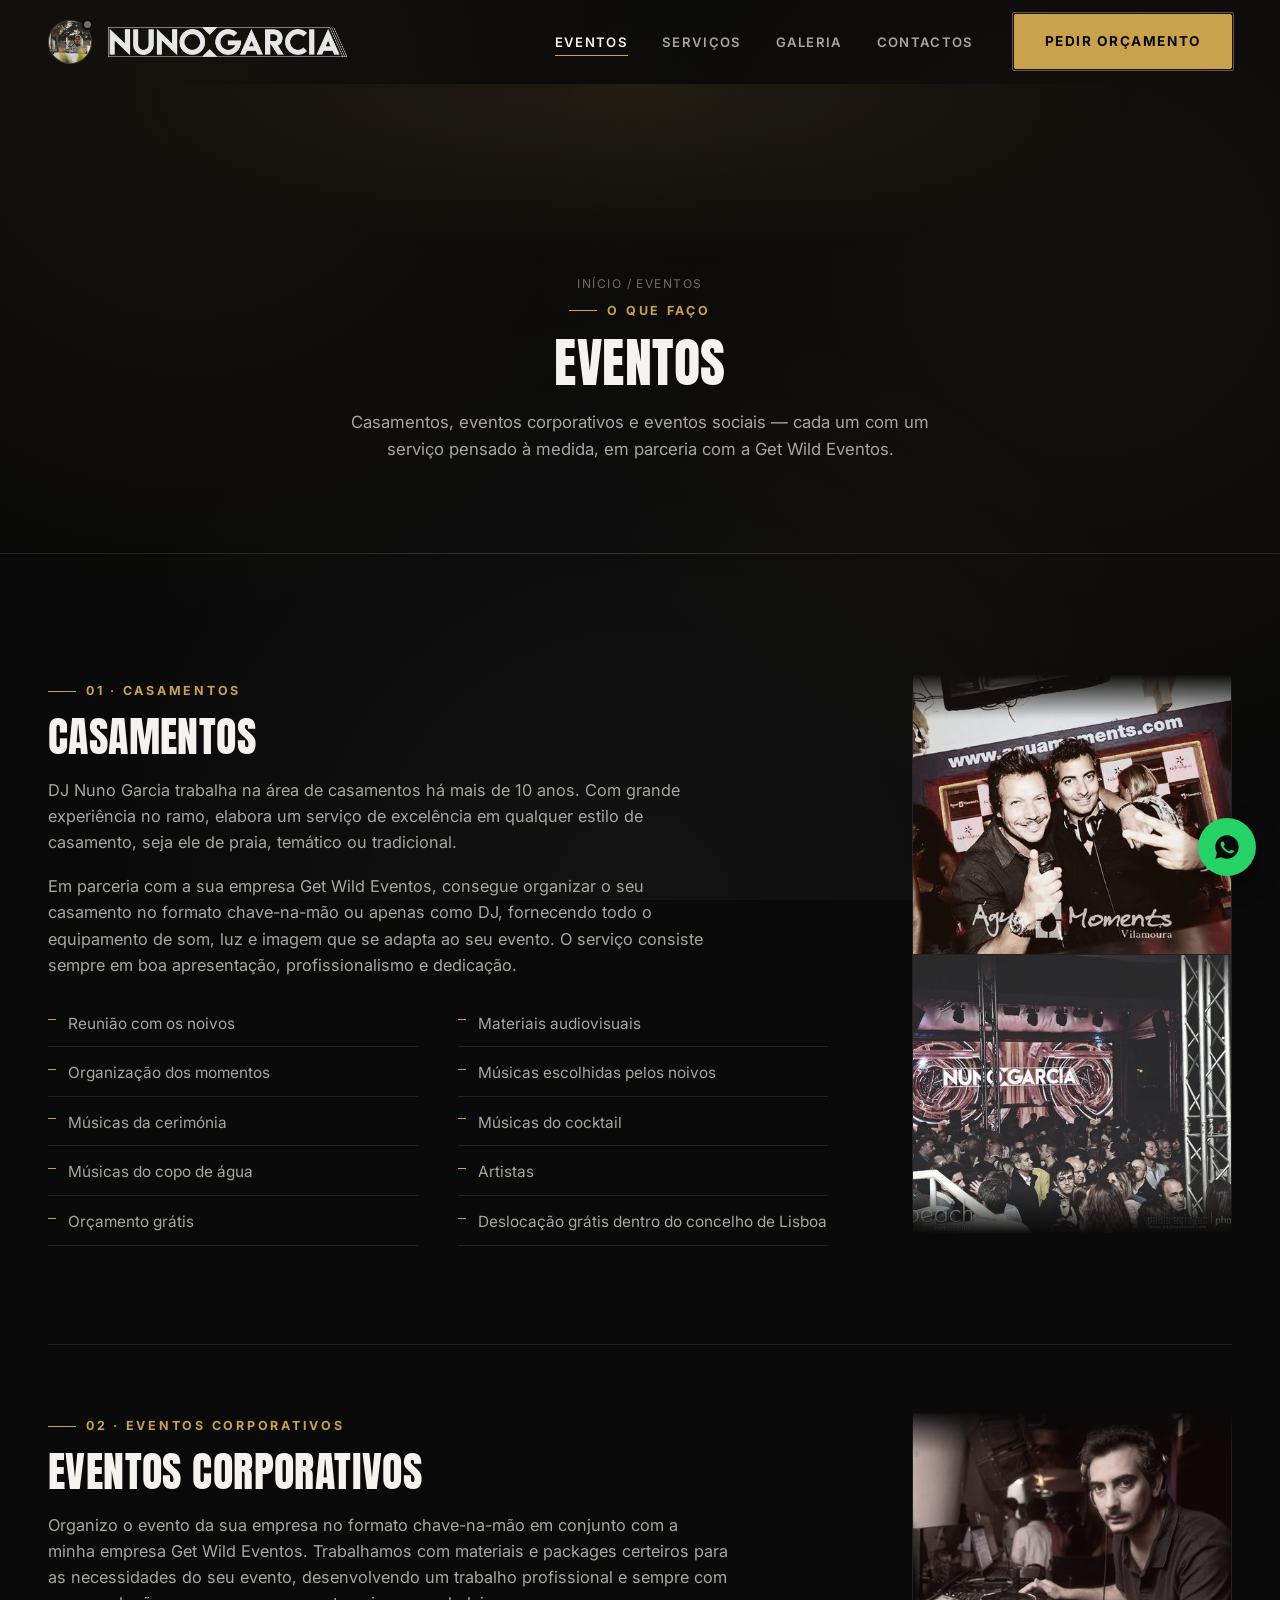
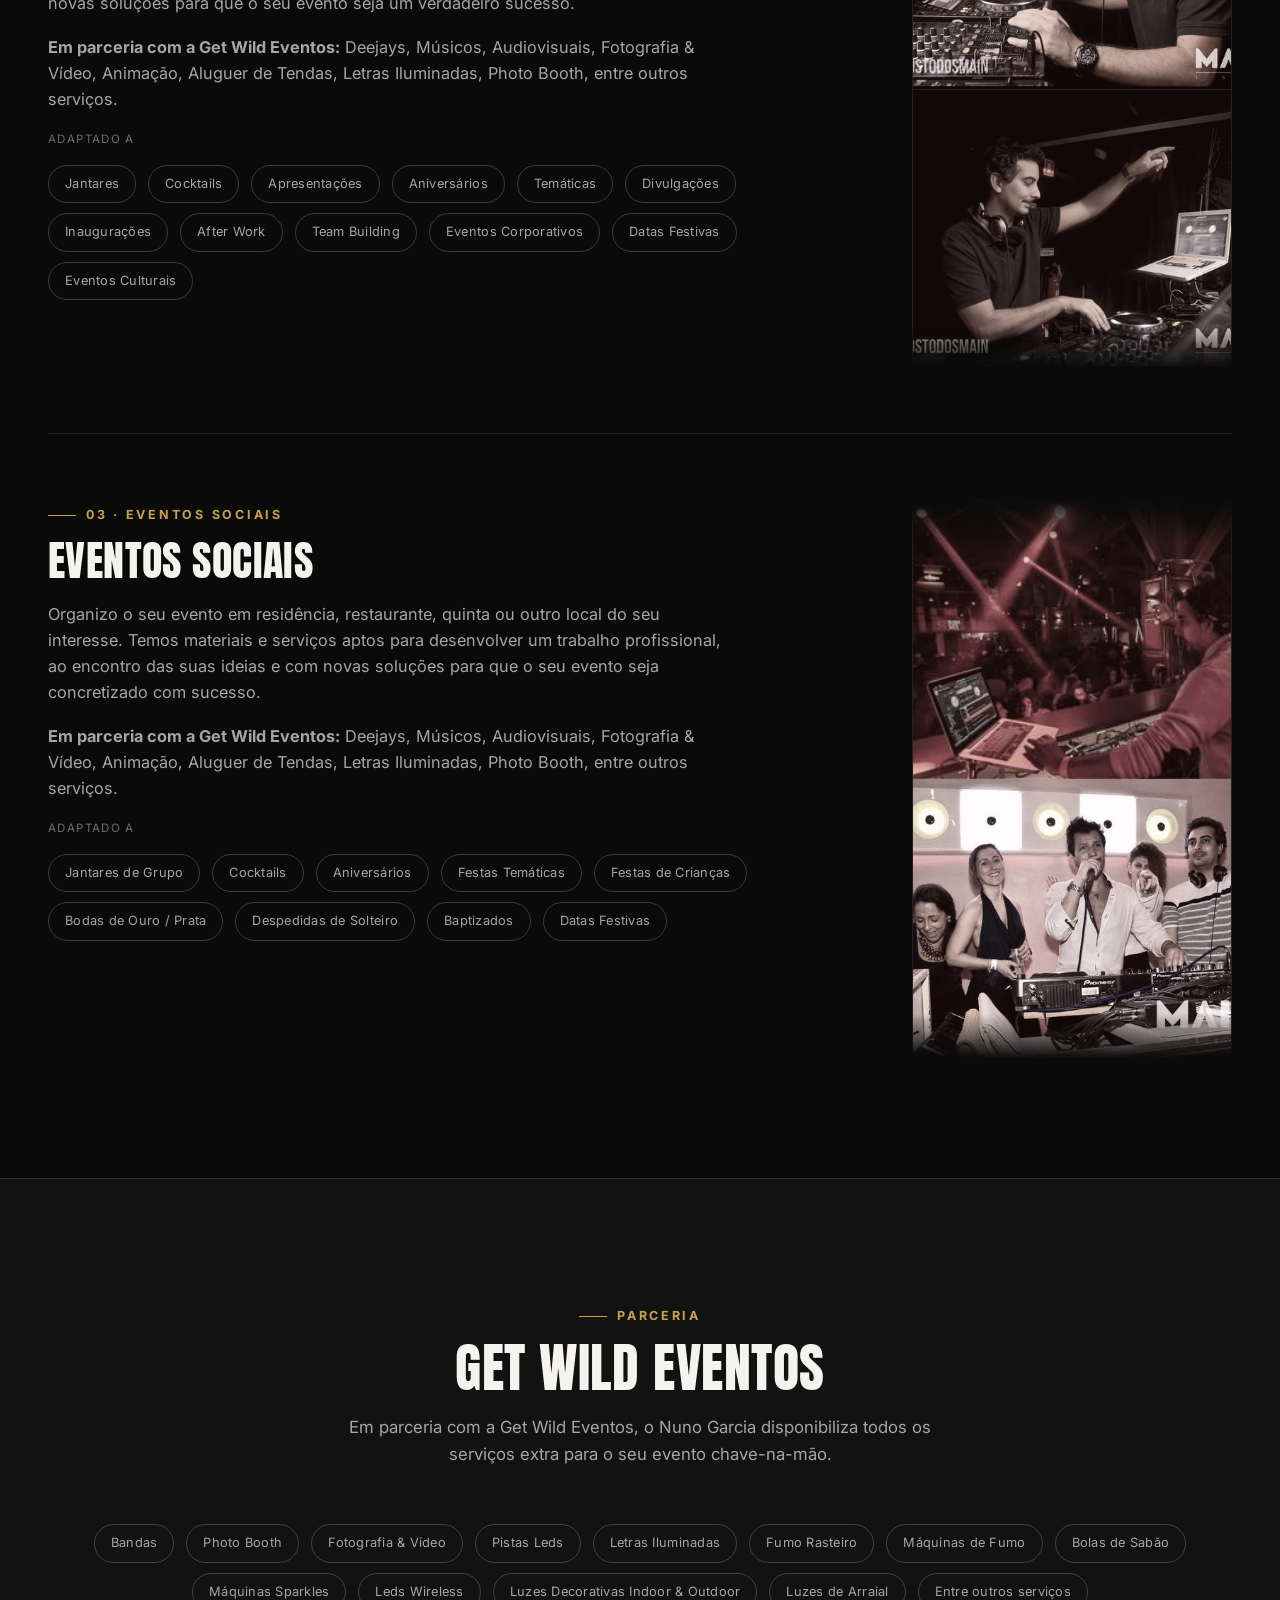
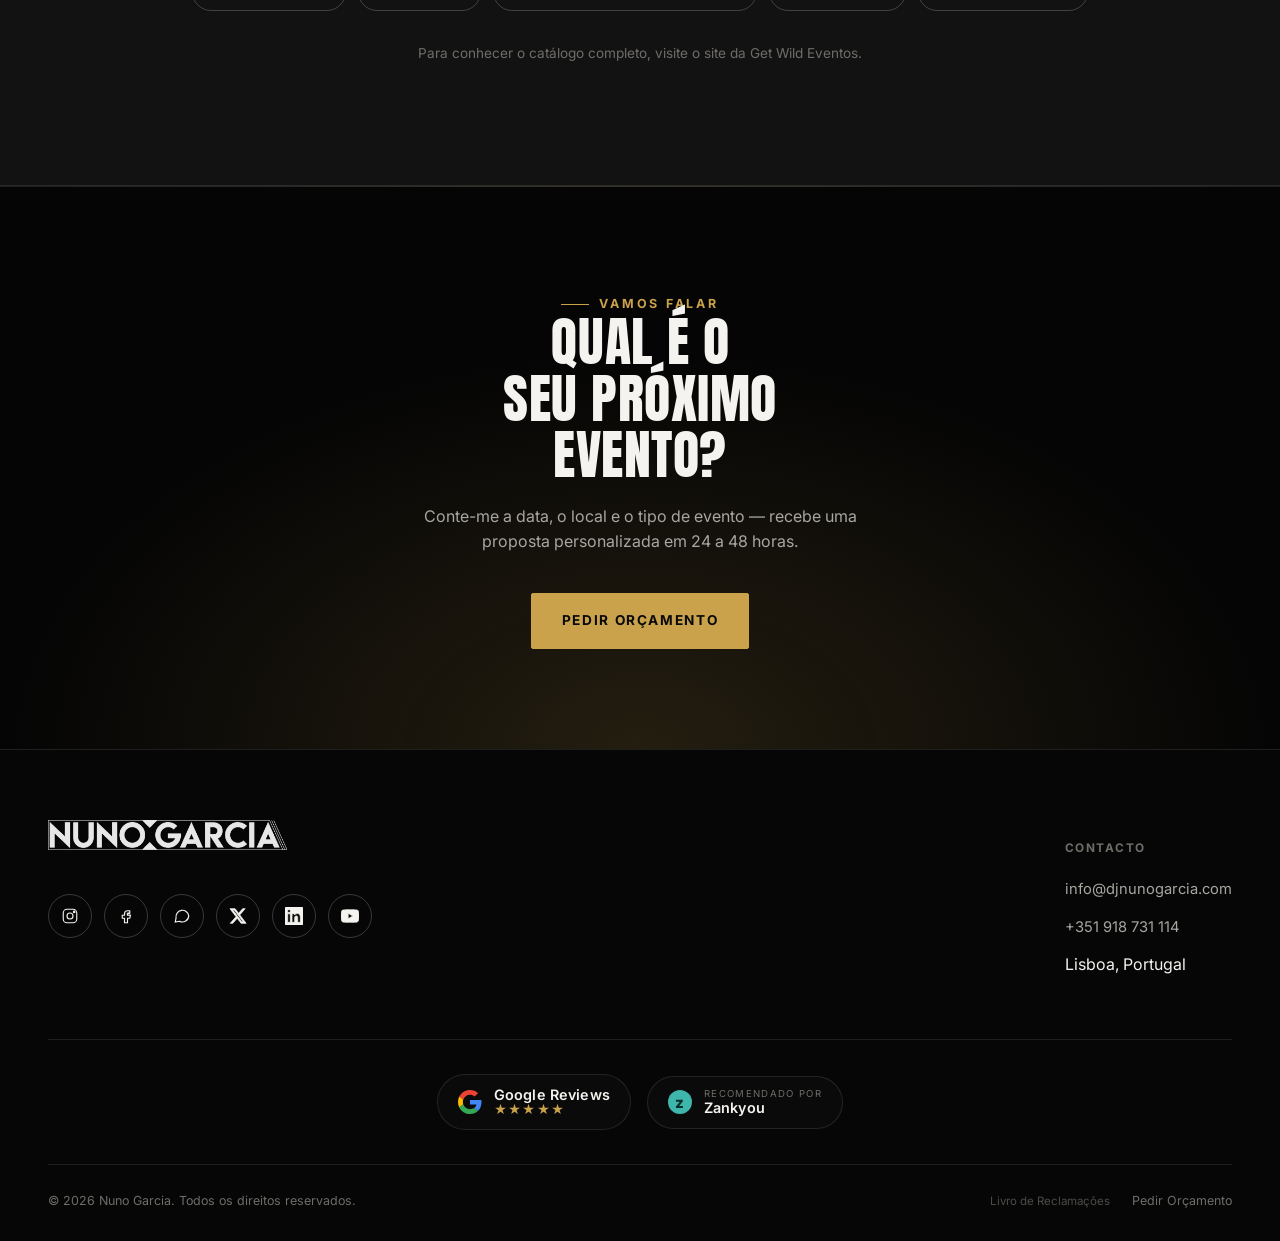
<file: eventos.html>
<!DOCTYPE html>
<html lang="pt-PT">
<head>
<meta charset="UTF-8">
<meta name="viewport" content="width=device-width, initial-scale=1.0">
<title>Eventos — Nuno Garcia DJ</title>
<meta name="description" content="DJ Nuno Garcia para casamentos, eventos corporativos e eventos sociais — em parceria com a Get Wild Eventos.">
<link rel="stylesheet" href="css/style.css">
</head>
<body>

<header class="site-header">
  <div class="container">
    <div class="header-start">
      <div class="mini-player" id="mini-player" hidden>
        <button type="button" class="mp-toggle" id="mpToggle" aria-label="Abrir leitor de música" aria-expanded="false">
          <img class="mp-toggle-cover" id="mpToggleCover" src="/images/audio-cover-placeholder.svg" alt="">
          <span class="mp-toggle-dot"></span>
        </button>
        <div class="mp-panel" id="mpPanel">
          <div class="mp-row">
            <img class="mp-cover" id="mpCover" src="/images/audio-cover-placeholder.svg" alt="">
            <div class="mp-info">
              <strong class="mp-title" id="mpTitle">—</strong>
              <span class="mp-artist">Nuno Garcia</span>
            </div>
            <div class="mp-controls">
              <button type="button" class="mp-btn" data-mp="prev" aria-label="Faixa anterior">
                <svg viewBox="0 0 24 24" fill="currentColor"><path d="M6 6h2v12H6zm3.5 6 8.5 6V6z"/></svg>
              </button>
              <button type="button" class="mp-btn mp-btn-play" data-mp="playpause" aria-label="Reproduzir">
                <svg id="mpIconPlay" viewBox="0 0 24 24" fill="currentColor"><path d="M8 5v14l11-7z"/></svg>
                <svg id="mpIconPause" viewBox="0 0 24 24" fill="currentColor" hidden><path d="M6 19h4V5H6v14zm8-14v14h4V5h-4z"/></svg>
              </button>
              <button type="button" class="mp-btn" data-mp="next" aria-label="Faixa seguinte">
                <svg viewBox="0 0 24 24" fill="currentColor"><path d="M6 18l8.5-6L6 6v12zM16 6v12h2V6z"/></svg>
              </button>
            </div>
            <div class="mp-volume">
              <button type="button" class="mp-vol-btn" data-mp="mute" aria-label="Silenciar">
                <svg id="mpIconVolUp" class="mp-vol-icon" viewBox="0 0 24 24" fill="currentColor"><path d="M3 9v6h4l5 5V4L7 9H3z"/></svg>
                <svg id="mpIconVolMute" class="mp-vol-icon" viewBox="0 0 24 24" fill="currentColor" hidden><path d="M3 9v6h4l5 5V4L7 9H3zm12.7 3L14 10.7 15.3 12 14 13.3 15.3 14.6 17 12.9l1.7 1.7 1.3-1.3-1.7-1.7L20 10l-1.3-1.3z"/></svg>
              </button>
              <input type="range" class="mp-vol-slider" id="mpVolume" min="0" max="1" step="0.01" value="0.8" aria-label="Volume">
            </div>
            <button type="button" class="mp-close" data-mp="close" aria-label="Fechar leitor">✕</button>
          </div>
          <div class="mp-seek-row">
            <span class="mp-time" id="mpCurrentTime">0:00</span>
            <input type="range" class="mp-seek" id="mpSeek" min="0" max="1000" value="0" aria-label="Progresso">
            <span class="mp-time" id="mpDuration">0:00</span>
          </div>
        </div>
        <audio id="mpAudio" preload="metadata"></audio>
      </div>
      <a href="index.html" class="logo"><img src="/images/logos/nuno-garcia-wordmark.png" alt="Nuno Garcia" class="logo-img"></a>
    </div>
    <nav class="nav-primary">
      <ul class="nav-links">
        <li><a href="eventos.html" data-page="eventos.html">Eventos</a></li>
        <li><a href="servicos.html" data-page="servicos.html">Serviços</a></li>
        <li><a href="galeria.html" data-page="galeria.html">Galeria</a></li>
        <li><a href="contactos.html" data-page="contactos.html">Contactos</a></li>
      </ul>
      <div class="header-actions">
        <a href="contactos.html#orcamento-form" class="btn btn-primary btn-cta-header">Pedir Orçamento</a>
        <button class="nav-toggle" aria-label="Abrir menu" aria-expanded="false">
          <span></span><span></span><span></span>
        </button>
      </div>
    </nav>
  </div>
</header>

<main>

  <section class="page-hero">
    <div class="container">
      <div class="breadcrumb"><a href="index.html">Início</a> / Eventos</div>
      <span class="eyebrow">O Que Faço</span>
      <h1 class="section-title">Eventos</h1>
      <p class="section-sub" style="margin-left:auto;margin-right:auto;">Casamentos, eventos corporativos e eventos sociais — cada um com um serviço pensado à medida, em parceria com a Get Wild Eventos.</p>
    </div>
  </section>

  <section class="section-pad">
    <div class="container">

      <!-- CASAMENTOS -->
      <div class="package-row reveal">
        <div class="package">
          <span class="eyebrow">01 · Casamentos</span>
          <h2 class="section-title" style="font-size:clamp(1.8rem,3.4vw,2.6rem);">Casamentos</h2>
          <p class="package-text">DJ Nuno Garcia trabalha na área de casamentos há mais de 10 anos. Com grande experiência no ramo, elabora um serviço de excelência em qualquer estilo de casamento, seja ele de praia, temático ou tradicional.</p>
          <p class="package-text">Em parceria com a sua empresa Get Wild Eventos, consegue organizar o seu casamento no formato chave-na-mão ou apenas como DJ, fornecendo todo o equipamento de som, luz e imagem que se adapta ao seu evento. O serviço consiste sempre em boa apresentação, profissionalismo e dedicação.</p>
          <ul class="package-list">
            <li>Reunião com os noivos</li>
            <li>Materiais audiovisuais</li>
            <li>Organização dos momentos</li>
            <li>Músicas escolhidas pelos noivos</li>
            <li>Músicas da cerimónia</li>
            <li>Músicas do cocktail</li>
            <li>Músicas do copo de água</li>
            <li>Artistas</li>
            <li>Orçamento grátis</li>
            <li>Deslocação grátis dentro do concelho de Lisboa</li>
          </ul>
        </div>
        <div class="package-carousel">
          <div class="carousel-track">
            <div class="carousel-slide ph-bg" style="--photo:url('/images/fotos/galeria/agua-moments-vilamoura.jpg')"></div>
            <div class="carousel-slide ph-bg" style="--photo:url('/images/fotos/galeria/b-beach-oeiras.jpg')"></div>
            <div class="carousel-slide ph-bg" style="--photo:url('/images/fotos/galeria/bbc-lisboa.jpg')"></div>
            <div class="carousel-slide ph-bg" style="--photo:url('/images/fotos/galeria/club-praia-verde-algarve.jpg')"></div>
            <div class="carousel-slide ph-bg" style="--photo:url('/images/fotos/galeria/gala-globos-ouro.jpg')"></div>
            <div class="carousel-slide ph-bg" style="--photo:url('/images/fotos/galeria/agua-moments-vilamoura.jpg')"></div>
            <div class="carousel-slide ph-bg" style="--photo:url('/images/fotos/galeria/b-beach-oeiras.jpg')"></div>
            <div class="carousel-slide ph-bg" style="--photo:url('/images/fotos/galeria/bbc-lisboa.jpg')"></div>
            <div class="carousel-slide ph-bg" style="--photo:url('/images/fotos/galeria/club-praia-verde-algarve.jpg')"></div>
            <div class="carousel-slide ph-bg" style="--photo:url('/images/fotos/galeria/gala-globos-ouro.jpg')"></div>
          </div>
        </div>
      </div>

      <div class="divider" style="margin:64px 0;"></div>

      <!-- EVENTOS CORPORATIVOS -->
      <div class="package-row reveal">
        <div class="package">
          <span class="eyebrow">02 · Eventos Corporativos</span>
          <h2 class="section-title" style="font-size:clamp(1.8rem,3.4vw,2.6rem);">Eventos Corporativos</h2>
          <p class="package-text">Organizo o evento da sua empresa no formato chave-na-mão em conjunto com a minha empresa Get Wild Eventos. Trabalhamos com materiais e packages certeiros para as necessidades do seu evento, desenvolvendo um trabalho profissional e sempre com novas soluções para que o seu evento seja um verdadeiro sucesso.</p>
          <p class="package-text"><strong>Em parceria com a Get Wild Eventos:</strong> Deejays, Músicos, Audiovisuais, Fotografia &amp; Vídeo, Animação, Aluguer de Tendas, Letras Iluminadas, Photo Booth, entre outros serviços.</p>
          <span class="package-label">Adaptado a</span>
          <div class="chip-list">
            <span>Jantares</span><span>Cocktails</span><span>Apresentações</span><span>Aniversários</span>
            <span>Temáticas</span><span>Divulgações</span><span>Inaugurações</span><span>After Work</span>
            <span>Team Building</span><span>Eventos Corporativos</span><span>Datas Festivas</span><span>Eventos Culturais</span>
          </div>
        </div>
        <div class="package-carousel">
          <div class="carousel-track">
            <div class="carousel-slide ph-bg" style="--photo:url('/images/fotos/galeria/main-lisboa.jpg')"></div>
            <div class="carousel-slide ph-bg" style="--photo:url('/images/fotos/galeria/main-lisboa-2.jpg')"></div>
            <div class="carousel-slide ph-bg" style="--photo:url('/images/fotos/galeria/nuno1.jpg')"></div>
            <div class="carousel-slide ph-bg" style="--photo:url('/images/fotos/galeria/nuno2.jpg')"></div>
            <div class="carousel-slide ph-bg" style="--photo:url('/images/fotos/galeria/nuno3.jpg')"></div>
            <div class="carousel-slide ph-bg" style="--photo:url('/images/fotos/galeria/main-lisboa.jpg')"></div>
            <div class="carousel-slide ph-bg" style="--photo:url('/images/fotos/galeria/main-lisboa-2.jpg')"></div>
            <div class="carousel-slide ph-bg" style="--photo:url('/images/fotos/galeria/nuno1.jpg')"></div>
            <div class="carousel-slide ph-bg" style="--photo:url('/images/fotos/galeria/nuno2.jpg')"></div>
            <div class="carousel-slide ph-bg" style="--photo:url('/images/fotos/galeria/nuno3.jpg')"></div>
          </div>
        </div>
      </div>

      <div class="divider" style="margin:64px 0;"></div>

      <!-- EVENTOS SOCIAIS -->
      <div class="package-row reveal">
        <div class="package">
          <span class="eyebrow">03 · Eventos Sociais</span>
          <h2 class="section-title" style="font-size:clamp(1.8rem,3.4vw,2.6rem);">Eventos Sociais</h2>
          <p class="package-text">Organizo o seu evento em residência, restaurante, quinta ou outro local do seu interesse. Temos materiais e serviços aptos para desenvolver um trabalho profissional, ao encontro das suas ideias e com novas soluções para que o seu evento seja concretizado com sucesso.</p>
          <p class="package-text"><strong>Em parceria com a Get Wild Eventos:</strong> Deejays, Músicos, Audiovisuais, Fotografia &amp; Vídeo, Animação, Aluguer de Tendas, Letras Iluminadas, Photo Booth, entre outros serviços.</p>
          <span class="package-label">Adaptado a</span>
          <div class="chip-list">
            <span>Jantares de Grupo</span><span>Cocktails</span><span>Aniversários</span><span>Festas Temáticas</span>
            <span>Festas de Crianças</span><span>Bodas de Ouro / Prata</span><span>Despedidas de Solteiro</span>
            <span>Baptizados</span><span>Datas Festivas</span>
          </div>
        </div>
        <div class="package-carousel">
          <div class="carousel-track">
            <div class="carousel-slide ph-bg" style="--photo:url('/images/fotos/galeria/nuno4.jpg')"></div>
            <div class="carousel-slide ph-bg" style="--photo:url('/images/fotos/galeria/nuno5.jpg')"></div>
            <div class="carousel-slide ph-bg" style="--photo:url('/images/fotos/galeria/nuno6.jpg')"></div>
            <div class="carousel-slide ph-bg" style="--photo:url('/images/fotos/galeria/nuno8.jpg')"></div>
            <div class="carousel-slide ph-bg" style="--photo:url('/images/fotos/galeria/nuno9.jpg')"></div>
            <div class="carousel-slide ph-bg" style="--photo:url('/images/fotos/galeria/nuno4.jpg')"></div>
            <div class="carousel-slide ph-bg" style="--photo:url('/images/fotos/galeria/nuno5.jpg')"></div>
            <div class="carousel-slide ph-bg" style="--photo:url('/images/fotos/galeria/nuno6.jpg')"></div>
            <div class="carousel-slide ph-bg" style="--photo:url('/images/fotos/galeria/nuno8.jpg')"></div>
            <div class="carousel-slide ph-bg" style="--photo:url('/images/fotos/galeria/nuno9.jpg')"></div>
          </div>
        </div>
      </div>

    </div>
  </section>

  <!-- GET WILD EVENTOS -->
  <section class="section-pad" style="background:var(--bg-alt); border-top:1px solid var(--line); border-bottom:1px solid var(--line);">
    <div class="container">
      <div class="section-head center reveal">
        <span class="eyebrow">Parceria</span>
        <h2 class="section-title">Get Wild Eventos</h2>
        <p class="section-sub">Em parceria com a Get Wild Eventos, o Nuno Garcia disponibiliza todos os serviços extra para o seu evento chave-na-mão.</p>
      </div>
      <div class="chip-list reveal" style="justify-content:center;">
        <span>Bandas</span><span>Photo Booth</span><span>Fotografia &amp; Vídeo</span><span>Pistas Leds</span>
        <span>Letras Iluminadas</span><span>Fumo Rasteiro</span><span>Máquinas de Fumo</span><span>Bolas de Sabão</span>
        <span>Máquinas Sparkles</span><span>Leds Wireless</span><span>Luzes Decorativas Indoor &amp; Outdoor</span>
        <span>Luzes de Arraial</span><span>Entre outros serviços</span>
      </div>
      <p class="text-center reveal" style="margin-top:32px; color:var(--text-faint); font-size:.85rem;">Para conhecer o catálogo completo, visite o site da Get Wild Eventos.</p>
    </div>
  </section>

  <section class="cta-banner">
    <span class="eyebrow">Vamos Falar</span>
    <h2 class="section-title">Qual é o<br>seu próximo evento?</h2>
    <p>Conte-me a data, o local e o tipo de evento — recebe uma proposta personalizada em 24 a 48 horas.</p>
    <a href="contactos.html#orcamento-form" class="btn btn-primary">Pedir Orçamento</a>
  </section>

</main>

<footer class="site-footer">
  <div class="container">
    <div class="footer-top">
      <div class="footer-col">
        <a href="index.html" class="logo footer-logo"><img src="/images/logos/nuno-garcia-wordmark.png" alt="Nuno Garcia" class="logo-img"></a>
        <div class="social-row">
          <a href="#" data-instagram-link class="social-btn" aria-label="Instagram" target="_blank" rel="noopener">
            <svg viewBox="0 0 24 24" fill="none" stroke-width="1.5"><rect x="3" y="3" width="18" height="18" rx="5"/><circle cx="12" cy="12" r="4"/><circle cx="17.5" cy="6.5" r="1"/></svg>
          </a>
          <a href="#" data-facebook-link class="social-btn" aria-label="Facebook" target="_blank" rel="noopener">
            <svg viewBox="0 0 24 24" fill="none" stroke-width="1.5"><path d="M14 9h3V5h-3a4 4 0 0 0-4 4v2H7v4h3v6h4v-6h3l1-4h-4V9a1 1 0 0 1 1-1Z"/></svg>
          </a>
          <a href="#" data-whatsapp-link class="social-btn" aria-label="WhatsApp" target="_blank" rel="noopener">
            <svg viewBox="0 0 24 24" fill="none" stroke-width="1.5"><path d="M21 11.5a8.5 8.5 0 0 1-12.4 7.5L3 20l1.1-5.5A8.5 8.5 0 1 1 21 11.5Z"/></svg>
          </a>
          <a href="#" data-x-link class="social-btn" aria-label="X (Twitter)" target="_blank" rel="noopener">
            <svg viewBox="0 0 24 24" aria-hidden="true"><path fill="currentColor" d="M18.244 2.25h3.308l-7.227 8.26 8.502 11.24H16.17l-5.214-6.817L4.99 21.75H1.68l7.73-8.835L1.254 2.25H8.08l4.713 6.231zm-1.161 17.52h1.833L7.084 4.126H5.117z"/></svg>
          </a>
          <a href="#" data-linkedin-link class="social-btn" aria-label="LinkedIn" target="_blank" rel="noopener">
            <svg viewBox="0 0 24 24" aria-hidden="true"><path fill="currentColor" d="M20.447 20.452h-3.554v-5.569c0-1.328-.027-3.037-1.852-3.037-1.853 0-2.136 1.445-2.136 2.939v5.667H9.351V9h3.414v1.561h.046c.477-.9 1.637-1.85 3.37-1.85 3.601 0 4.267 2.37 4.267 5.455v6.286zM5.337 7.433a2.062 2.062 0 01-2.063-2.065 2.064 2.064 0 112.063 2.065zm1.782 13.019H3.555V9h3.564v11.452zM22.225 0H1.771C.792 0 0 .774 0 1.729v20.542C0 23.227.792 24 1.771 24h20.451C23.2 24 24 23.227 24 22.271V1.729C24 .774 23.2 0 22.222 0h.003z"/></svg>
          </a>
          <a href="#" data-youtube-link class="social-btn" aria-label="YouTube" target="_blank" rel="noopener">
            <svg viewBox="0 0 24 24" aria-hidden="true"><path fill="currentColor" d="M23.498 6.186a3.016 3.016 0 0 0-2.122-2.136C19.505 3.545 12 3.545 12 3.545s-7.505 0-9.377.505A3.017 3.017 0 0 0 .502 6.186C0 8.07 0 12 0 12s0 3.93.502 5.814a3.016 3.016 0 0 0 2.122 2.136c1.871.505 9.376.505 9.376.505s7.505 0 9.377-.505a3.015 3.015 0 0 0 2.122-2.136C24 15.93 24 12 24 12s0-3.93-.502-5.814zM9.545 15.568V8.432L15.818 12l-6.273 3.568z"/></svg>
          </a>
        </div>
      </div>
      <div class="footer-col">
        <h5>Contacto</h5>
        <ul>
          <li><a href="#" data-email-link="text">info@djnunogarcia.com</a></li>
          <li><a href="#" data-phone-link="text">+351 918 731 114</a></li>
          <li><span data-city>Lisboa, Portugal</span></li>
        </ul>
      </div>
    </div>
    <div class="footer-trust">
      <a class="trust-badge" href="https://www.google.com/maps/place//@38.6942522,-9.3604851,17z/data=!3m1!4b1!4m3!3m2!1s0xd1ec8b26f78ff87:0xf56168be96d08d19!12e1?entry=ttu&amp;g_ep=EgoyMDI2MDkwMi4wIKXMDSoASAFQAw%3D%3D" target="_blank" rel="noopener" aria-label="Ver avaliações no Google">
        <svg viewBox="0 0 48 48" aria-hidden="true"><path fill="#EA4335" d="M24 9.5c3.54 0 6.71 1.22 9.21 3.6l6.85-6.85C35.9 2.38 30.47 0 24 0 14.62 0 6.51 5.38 2.56 13.22l7.98 6.19C12.43 13.72 17.74 9.5 24 9.5z"/><path fill="#4285F4" d="M46.98 24.55c0-1.57-.15-3.09-.38-4.55H24v9.02h12.94c-.58 2.96-2.26 5.48-4.78 7.18l7.73 6c4.51-4.18 7.09-10.36 7.09-17.65z"/><path fill="#FBBC05" d="M10.53 28.59c-.48-1.45-.76-2.99-.76-4.59s.28-3.14.76-4.59l-7.98-6.19C.92 16.46 0 20.12 0 24c0 3.88.92 7.54 2.56 10.78l7.97-6.19z"/><path fill="#34A853" d="M24 48c6.48 0 11.93-2.13 15.89-5.81l-7.73-6c-2.15 1.45-4.92 2.3-8.16 2.3-6.26 0-11.57-4.22-13.47-9.91l-7.98 6.19C6.51 42.62 14.62 48 24 48z"/></svg>
        <span class="trust-text"><strong>Google Reviews</strong><span class="trust-stars">★★★★★</span></span>
      </a>
      <a class="trust-badge" href="https://www.zankyou.pt/f/dj-nuno-garcia-176769" target="_blank" rel="noopener" aria-label="Perfil no Zankyou">
        <span class="trust-zk" aria-hidden="true">z</span>
        <span class="trust-text"><span class="trust-kicker">Recomendado por</span><strong>Zankyou</strong></span>
      </a>
    </div>
    <div class="footer-bottom">
      <span>© <span data-year></span> Nuno Garcia. Todos os direitos reservados.</span>
      <div class="footer-bottom-right">
        <a class="footer-lr" href="https://www.livroreclamacoes.pt/Inicio/" target="_blank" rel="noopener">Livro de Reclamações</a>
        <a href="contactos.html#orcamento-form">Pedir Orçamento</a>
      </div>
    </div>
  </div>
</footer>

<a href="#" data-whatsapp-link class="float-whatsapp" target="_blank" rel="noopener" aria-label="Falar no WhatsApp">
  <svg viewBox="0 0 24 24"><path d="M12 2C6.5 2 2 6.4 2 12c0 1.9.5 3.6 1.4 5.1L2 22l5.1-1.3C8.6 21.5 10.3 22 12 22c5.5 0 10-4.4 10-10S17.5 2 12 2Zm5.6 14.1c-.2.6-1.3 1.2-1.9 1.3-.5.1-1.1.1-1.8-.1-.4-.1-.9-.3-1.6-.6-2.8-1.2-4.6-4-4.7-4.2-.1-.2-1.1-1.5-1.1-2.8s.7-2 .9-2.2c.2-.2.5-.3.7-.3h.5c.2 0 .4 0 .6.5.2.5.7 1.8.8 1.9.1.2.1.3 0 .5-.1.2-.1.3-.3.5-.1.2-.3.4-.4.5-.2.2-.3.3-.1.6.2.3.9 1.4 1.9 2.3 1.3 1.1 2.3 1.5 2.7 1.7.3.1.5.1.6-.1.2-.2.7-.8.9-1.1.2-.3.4-.2.6-.1.2.1 1.5.7 1.8.8.3.1.5.2.5.3.1.2.1.7-.1 1.3Z"/></svg>
</a>

<div class="mobile-cta-bar">
  <a href="contactos.html#orcamento-form" class="btn btn-primary btn-block">Pedir Orçamento</a>
</div>

<script src="js/main.js"></script>
<script src="js/player.js"></script>
</body>
</html>
</file>
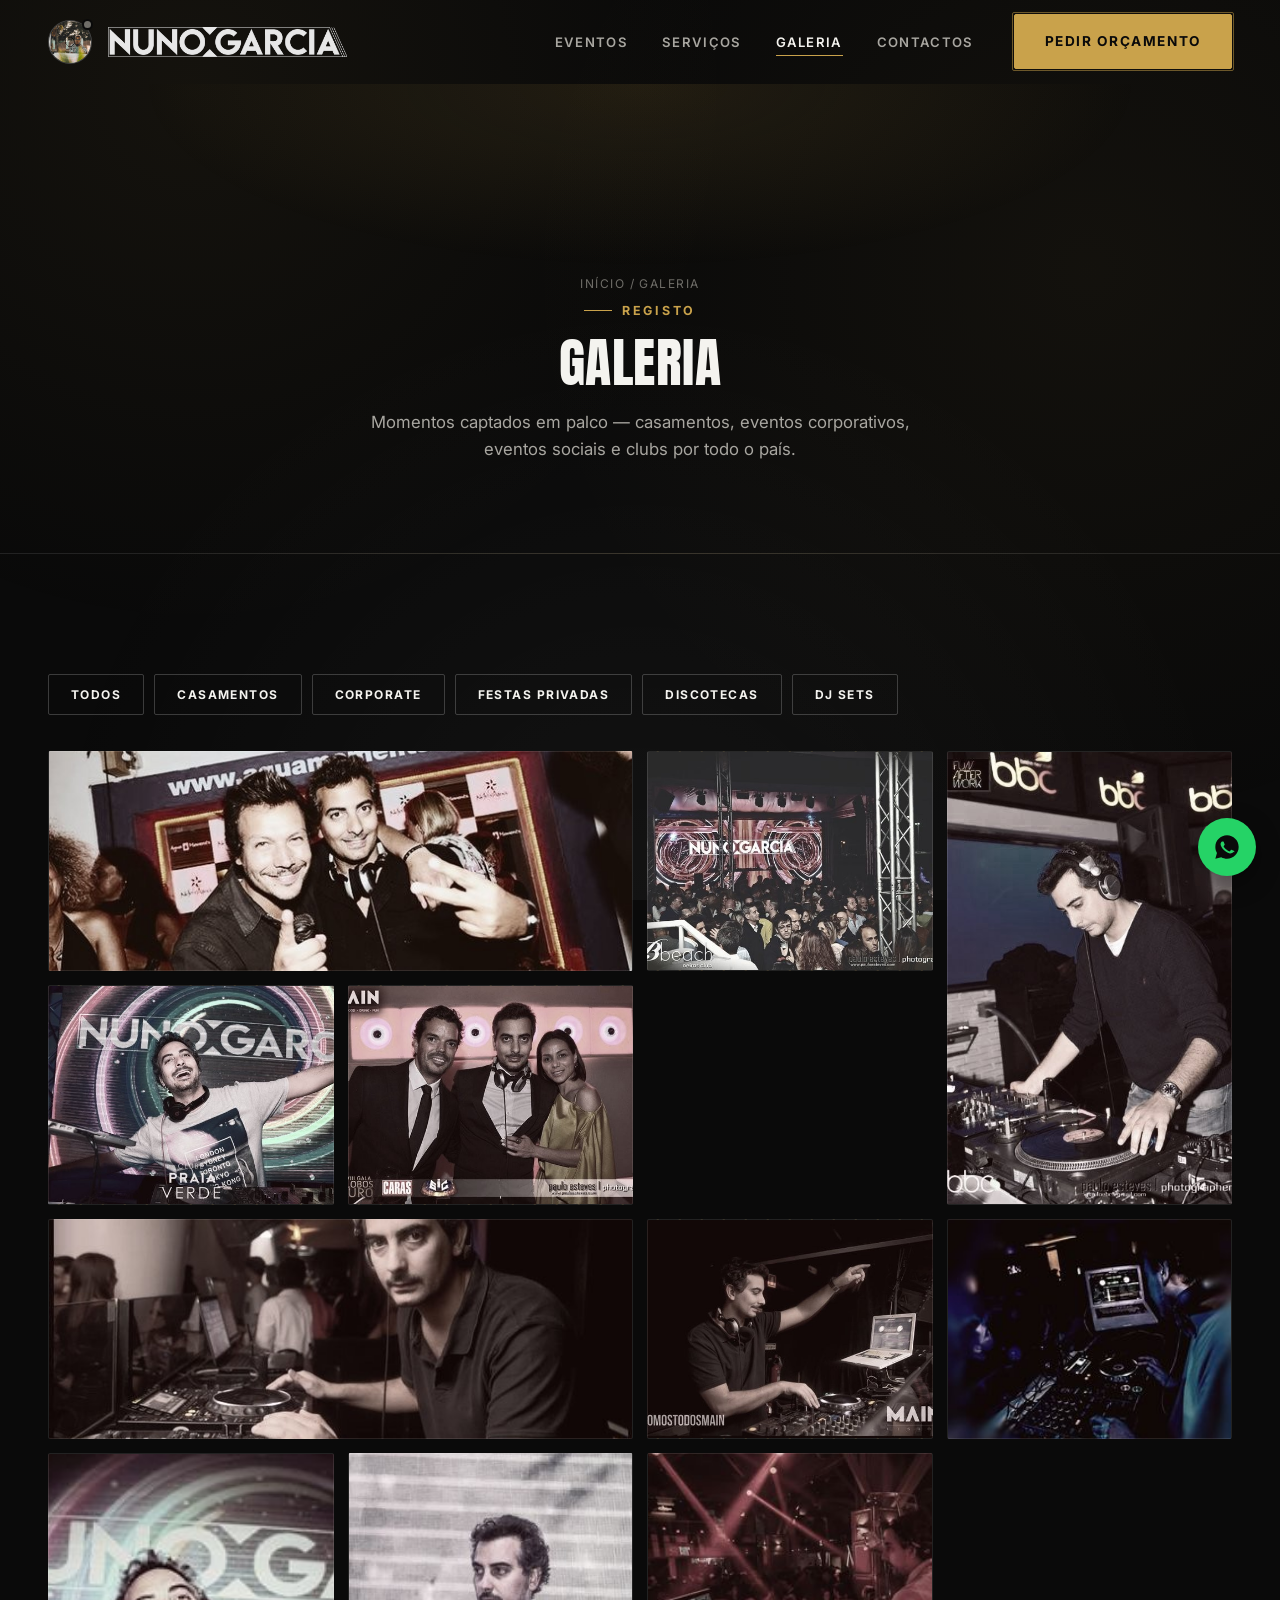
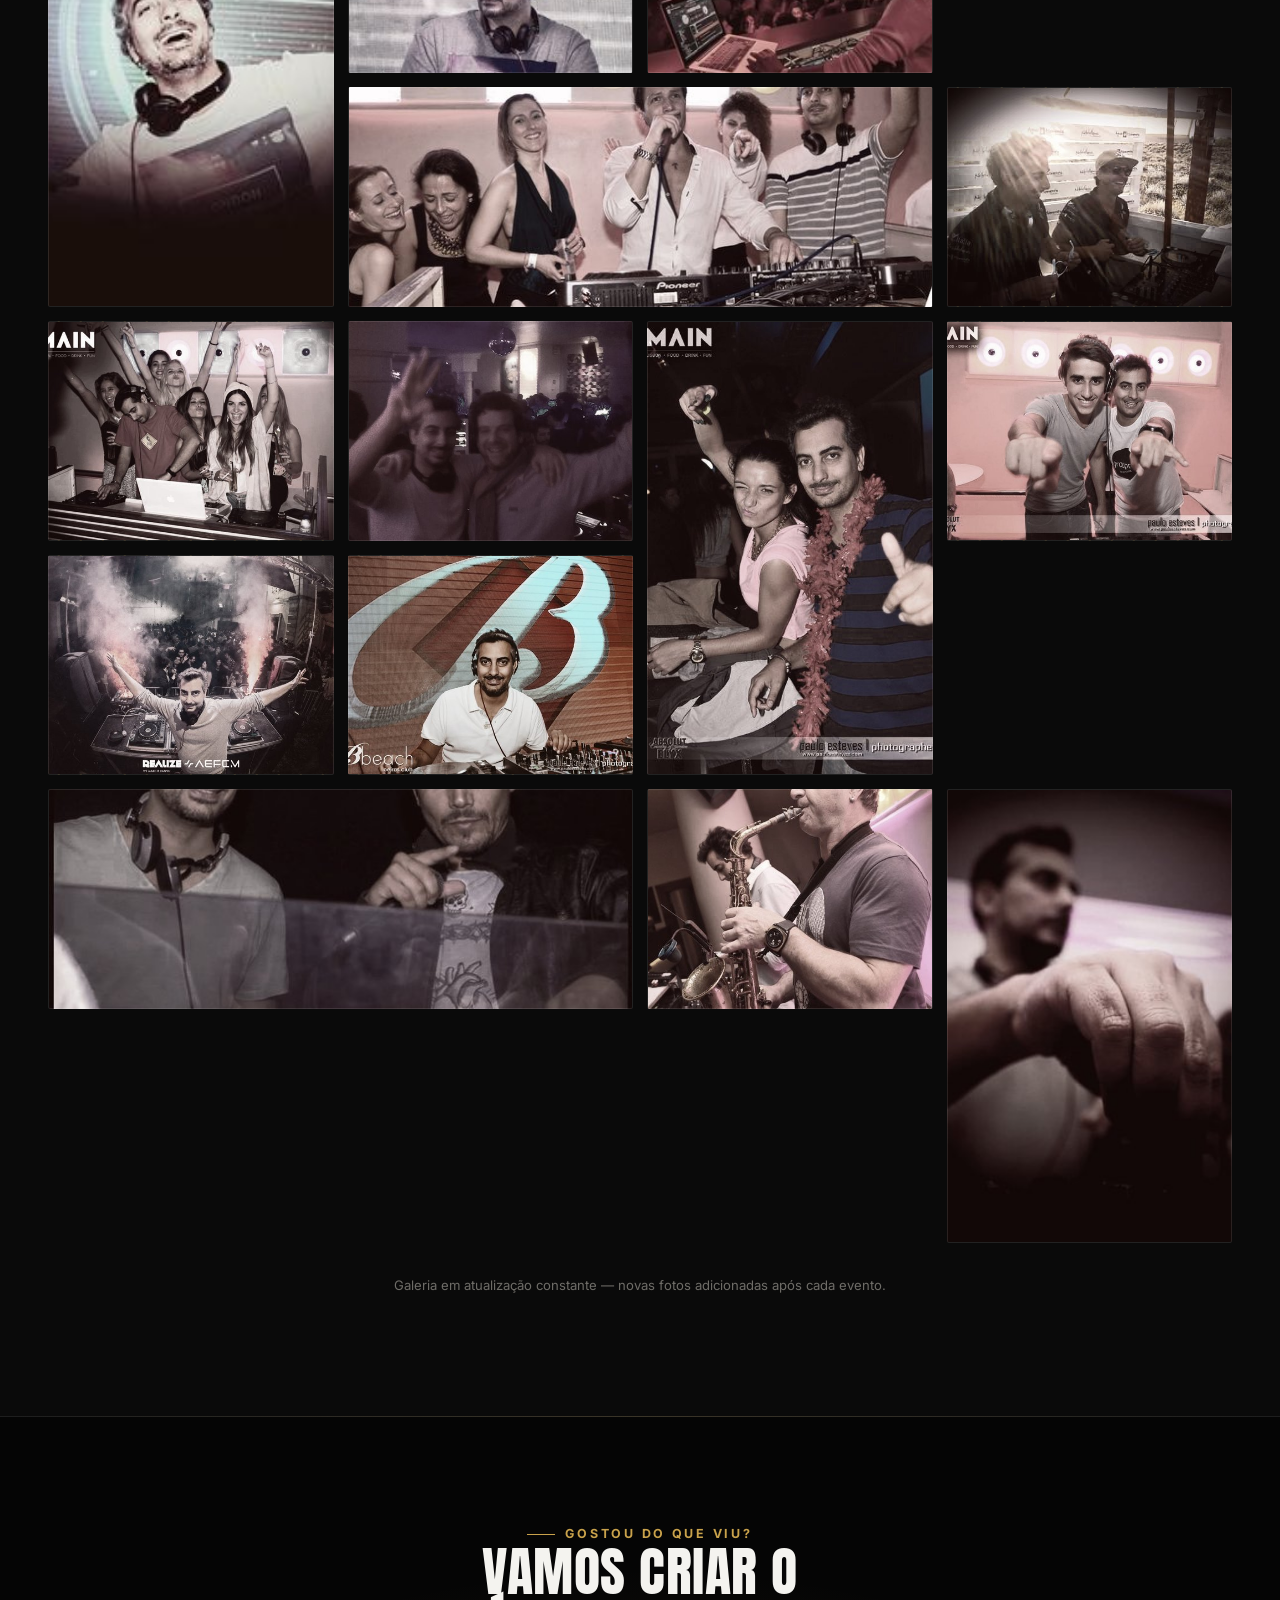
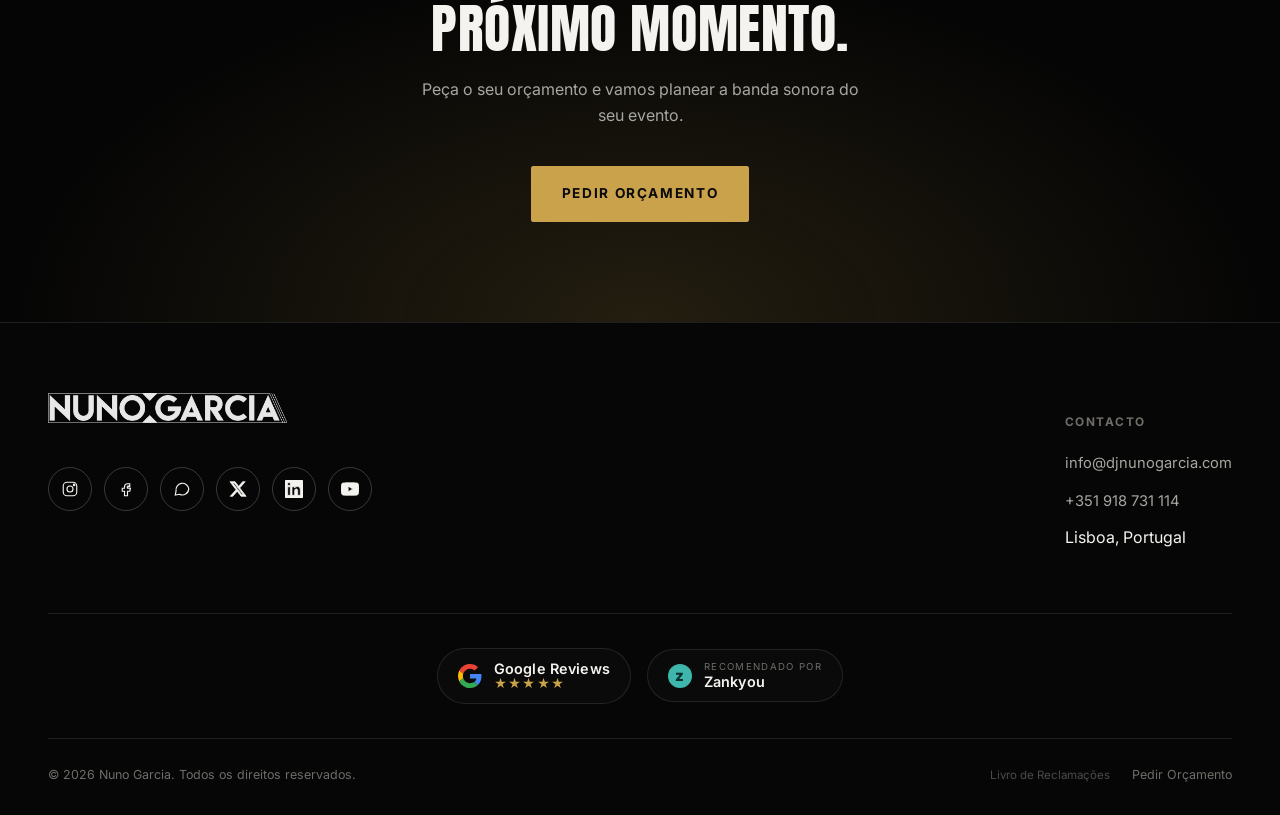
<file: galeria.html>
<!DOCTYPE html>
<html lang="pt-PT">
<head>
<meta charset="UTF-8">
<meta name="viewport" content="width=device-width, initial-scale=1.0">
<title>Galeria — Nuno Garcia DJ</title>
<meta name="description" content="Galeria de fotos do DJ Nuno Garcia em casamentos, eventos corporativos, eventos sociais e clubs.">
<link rel="stylesheet" href="css/style.css">
</head>
<body>

<header class="site-header">
  <div class="container">
    <div class="header-start">
      <div class="mini-player" id="mini-player" hidden>
        <button type="button" class="mp-toggle" id="mpToggle" aria-label="Abrir leitor de música" aria-expanded="false">
          <img class="mp-toggle-cover" id="mpToggleCover" src="/images/audio-cover-placeholder.svg" alt="">
          <span class="mp-toggle-dot"></span>
        </button>
        <div class="mp-panel" id="mpPanel">
          <div class="mp-row">
            <img class="mp-cover" id="mpCover" src="/images/audio-cover-placeholder.svg" alt="">
            <div class="mp-info">
              <strong class="mp-title" id="mpTitle">—</strong>
              <span class="mp-artist">Nuno Garcia</span>
            </div>
            <div class="mp-controls">
              <button type="button" class="mp-btn" data-mp="prev" aria-label="Faixa anterior">
                <svg viewBox="0 0 24 24" fill="currentColor"><path d="M6 6h2v12H6zm3.5 6 8.5 6V6z"/></svg>
              </button>
              <button type="button" class="mp-btn mp-btn-play" data-mp="playpause" aria-label="Reproduzir">
                <svg id="mpIconPlay" viewBox="0 0 24 24" fill="currentColor"><path d="M8 5v14l11-7z"/></svg>
                <svg id="mpIconPause" viewBox="0 0 24 24" fill="currentColor" hidden><path d="M6 19h4V5H6v14zm8-14v14h4V5h-4z"/></svg>
              </button>
              <button type="button" class="mp-btn" data-mp="next" aria-label="Faixa seguinte">
                <svg viewBox="0 0 24 24" fill="currentColor"><path d="M6 18l8.5-6L6 6v12zM16 6v12h2V6z"/></svg>
              </button>
            </div>
            <div class="mp-volume">
              <button type="button" class="mp-vol-btn" data-mp="mute" aria-label="Silenciar">
                <svg id="mpIconVolUp" class="mp-vol-icon" viewBox="0 0 24 24" fill="currentColor"><path d="M3 9v6h4l5 5V4L7 9H3z"/></svg>
                <svg id="mpIconVolMute" class="mp-vol-icon" viewBox="0 0 24 24" fill="currentColor" hidden><path d="M3 9v6h4l5 5V4L7 9H3zm12.7 3L14 10.7 15.3 12 14 13.3 15.3 14.6 17 12.9l1.7 1.7 1.3-1.3-1.7-1.7L20 10l-1.3-1.3z"/></svg>
              </button>
              <input type="range" class="mp-vol-slider" id="mpVolume" min="0" max="1" step="0.01" value="0.8" aria-label="Volume">
            </div>
            <button type="button" class="mp-close" data-mp="close" aria-label="Fechar leitor">✕</button>
          </div>
          <div class="mp-seek-row">
            <span class="mp-time" id="mpCurrentTime">0:00</span>
            <input type="range" class="mp-seek" id="mpSeek" min="0" max="1000" value="0" aria-label="Progresso">
            <span class="mp-time" id="mpDuration">0:00</span>
          </div>
        </div>
        <audio id="mpAudio" preload="metadata"></audio>
      </div>
      <a href="index.html" class="logo"><img src="/images/logos/nuno-garcia-wordmark.png" alt="Nuno Garcia" class="logo-img"></a>
    </div>
    <nav class="nav-primary">
      <ul class="nav-links">
        <li><a href="eventos.html" data-page="eventos.html">Eventos</a></li>
        <li><a href="servicos.html" data-page="servicos.html">Serviços</a></li>
        <li><a href="galeria.html" data-page="galeria.html">Galeria</a></li>
        <li><a href="contactos.html" data-page="contactos.html">Contactos</a></li>
      </ul>
      <div class="header-actions">
        <a href="contactos.html#orcamento-form" class="btn btn-primary btn-cta-header">Pedir Orçamento</a>
        <button class="nav-toggle" aria-label="Abrir menu" aria-expanded="false">
          <span></span><span></span><span></span>
        </button>
      </div>
    </nav>
  </div>
</header>

<main>

  <section class="page-hero">
    <div class="container">
      <div class="breadcrumb"><a href="index.html">Início</a> / Galeria</div>
      <span class="eyebrow">Registo</span>
      <h1 class="section-title">Galeria</h1>
      <p class="section-sub" style="margin-left:auto;margin-right:auto;">Momentos captados em palco — casamentos, eventos corporativos, eventos sociais e clubs por todo o país.</p>
    </div>
  </section>

  <section class="section-pad">
    <div class="container">

      <div class="gallery-filters reveal" style="display:flex; gap:10px; flex-wrap:wrap; margin-bottom:36px;">
        <button class="btn btn-outline btn-sm is-active" data-filter="all">Todos</button>
        <button class="btn btn-outline btn-sm" data-filter="casamentos">Casamentos</button>
        <button class="btn btn-outline btn-sm" data-filter="corporate">Corporate</button>
        <button class="btn btn-outline btn-sm" data-filter="festas">Festas Privadas</button>
        <button class="btn btn-outline btn-sm" data-filter="club">Discotecas</button>
        <button class="btn btn-outline btn-sm" data-filter="djsets">DJ Sets</button>
      </div>

      <!-- DJ Sets: vídeos do YouTube. Só aparece quando se seleciona a aba
           "DJ Sets" acima — nunca em "Todos". Para publicar um vídeo, troque
           o href="#" pelo link do YouTube em cada cartão (e troque "Em breve"
           por um título, se quiser); o mesmo para os 4 logos em baixo. -->
      <div class="djsets-panel reveal" hidden>
        <div class="djsets-grid">
          <a class="djset-card" href="#" target="_blank" rel="noopener"><span>Em breve</span></a>
          <a class="djset-card" href="#" target="_blank" rel="noopener"><span>Em breve</span></a>
          <a class="djset-card" href="#" target="_blank" rel="noopener"><span>Em breve</span></a>
          <a class="djset-card" href="#" target="_blank" rel="noopener"><span>Em breve</span></a>
          <a class="djset-card" href="#" target="_blank" rel="noopener"><span>Em breve</span></a>
          <a class="djset-card" href="#" target="_blank" rel="noopener"><span>Em breve</span></a>
        </div>
        <div class="djsets-logos">
          <a class="djset-logo" href="https://music.youtube.com/playlist?list=PLqCD0BAg2fbSrKKp1JjNofpXuzPsv8i7Q&si=EFQ2Ag6-dsM6NKpF" target="_blank" rel="noopener" aria-label="YouTube Music"><img src="/images/logos/YOUTUBE.png" alt="YouTube Music"></a>
          <a class="djset-logo" href="https://www.soundcloud.com/djnunogarcia" target="_blank" rel="noopener" aria-label="SoundCloud"><img src="/images/logos/SOUNDCLOUD.png" alt="SoundCloud"></a>
          <a class="djset-logo" href="https://www.mixcloud.com/djnunogarcia" target="_blank" rel="noopener" aria-label="Mixcloud"><img src="/images/logos/MIXCLOUD.png" alt="Mixcloud"></a>
          <a class="djset-logo" href="https://open.spotify.com/user/11102428045" target="_blank" rel="noopener" aria-label="Spotify"><img src="/images/logos/SPOTIFY.png" alt="Spotify"></a>
        </div>
      </div>

      <div class="gallery-grid reveal">
        <div class="gallery-item wide ph-bg" data-category="club" data-label="Main Lisboa" style="--photo:url('/images/fotos/galeria/agua-moments-vilamoura.jpg')">
          <div class="gi-label">Main Lisboa</div>
        </div>
        <div class="gallery-item ph-bg" data-category="club" data-label="Mome Lisboa" style="--photo:url('/images/fotos/galeria/b-beach-oeiras.jpg')">
          <div class="gi-label">Mome Lisboa</div>
        </div>
        <div class="gallery-item tall ph-bg" data-category="club" data-label="Bliss Algarve" style="--photo:url('/images/fotos/galeria/bbc-lisboa.jpg')">
          <div class="gi-label">Bliss Algarve</div>
        </div>
        <div class="gallery-item ph-bg" data-category="club" data-label="Cuá Cuá Algarve" style="--photo:url('/images/fotos/galeria/club-praia-verde-algarve.jpg')">
          <div class="gi-label">Cuá Cuá Algarve</div>
        </div>
        <div class="gallery-item ph-bg" data-category="club" data-label="Praia no Parque Lisboa" style="--photo:url('/images/fotos/galeria/gala-globos-ouro.jpg')">
          <div class="gi-label">Praia no Parque Lisboa</div>
        </div>
        <div class="gallery-item wide ph-bg" data-category="club" data-label="Lust in Rio Lisboa" style="--photo:url('/images/fotos/galeria/main-lisboa.jpg')">
          <div class="gi-label">Lust in Rio Lisboa</div>
        </div>
        <div class="gallery-item ph-bg" data-category="club" data-label="Club Praia Verde Algarve" style="--photo:url('/images/fotos/galeria/main-lisboa-2.jpg')">
          <div class="gi-label">Club Praia Verde Algarve</div>
        </div>
        <div class="gallery-item ph-bg" data-category="club" data-label="Kapital Lisboa" style="--photo:url('/images/fotos/galeria/nuno1.jpg')">
          <div class="gi-label">Kapital Lisboa</div>
        </div>
        <div class="gallery-item tall ph-bg" data-category="club" data-label="Tamariz Estoril" style="--photo:url('/images/fotos/galeria/nuno2.jpg')">
          <div class="gi-label">Tamariz Estoril</div>
        </div>
        <div class="gallery-item ph-bg" data-category="corporate" data-label="Casino Estoril" style="--photo:url('/images/fotos/galeria/nuno3.jpg')">
          <div class="gi-label">Casino Estoril</div>
        </div>
        <div class="gallery-item ph-bg" data-category="club" data-label="Nuts Club Cascais" style="--photo:url('/images/fotos/galeria/nuno4.jpg')">
          <div class="gi-label">Nuts Club Cascais</div>
        </div>
        <div class="gallery-item wide ph-bg" data-category="club" data-label="News Cascais" style="--photo:url('/images/fotos/galeria/nuno5.jpg')">
          <div class="gi-label">News Cascais</div>
        </div>
        <div class="gallery-item ph-bg" data-category="club" data-label="BBC Lisboa" style="--photo:url('/images/fotos/galeria/nuno6.jpg')">
          <div class="gi-label">BBC Lisboa</div>
        </div>
        <div class="gallery-item ph-bg" data-category="club" data-label="Paradise Garage Lisboa" style="--photo:url('/images/fotos/galeria/nuno8.jpg')">
          <div class="gi-label">Paradise Garage Lisboa</div>
        </div>
        <div class="gallery-item ph-bg" data-category="casamentos" data-label="Casamento Privado" style="--photo:url('/images/fotos/galeria/nuno9.jpg')">
          <div class="gi-label">Casamento Privado</div>
        </div>
        <div class="gallery-item tall ph-bg" data-category="casamentos" data-label="Casamento Privado" style="--photo:url('/images/fotos/galeria/nuno10.jpg')">
          <div class="gi-label">Casamento Privado</div>
        </div>
        <div class="gallery-item ph-bg" data-category="festas" data-label="Festa Privada" style="--photo:url('/images/fotos/galeria/nuno11.jpg')">
          <div class="gi-label">Festa Privada</div>
        </div>
        <div class="gallery-item ph-bg" data-category="corporate" data-label="Evento Corporativo" style="--photo:url('/images/fotos/galeria/nuno15.jpg')">
          <div class="gi-label">Evento Corporativo</div>
        </div>
        <div class="gallery-item ph-bg" data-category="club" data-label="Main Lisboa" style="--photo:url('/images/fotos/galeria/nuno16.jpg')">
          <div class="gi-label">Main Lisboa</div>
        </div>
        <div class="gallery-item wide ph-bg" data-category="club" data-label="B Beach Oeiras" style="--photo:url('/images/fotos/galeria/nuno19.jpg')">
          <div class="gi-label">B Beach Oeiras</div>
        </div>
        <div class="gallery-item ph-bg" data-category="club" data-label="Água Moments Vilamoura" style="--photo:url('/images/fotos/galeria/nuno20.jpg')">
          <div class="gi-label">Água Moments Vilamoura</div>
        </div>
        <div class="gallery-item tall ph-bg" data-category="corporate" data-label="Gala Globos de Ouro" style="--photo:url('/images/fotos/galeria/nuno21.jpg')">
          <div class="gi-label">Gala Globos de Ouro</div>
        </div>
      </div>

      <p class="form-note text-center reveal" style="margin-top:32px;">Galeria em atualização constante — novas fotos adicionadas após cada evento.</p>
    </div>
  </section>

  <section class="cta-banner">
    <span class="eyebrow">Gostou do que viu?</span>
    <h2 class="section-title">Vamos criar o<br>próximo momento.</h2>
    <p>Peça o seu orçamento e vamos planear a banda sonora do seu evento.</p>
    <a href="contactos.html#orcamento-form" class="btn btn-primary">Pedir Orçamento</a>
  </section>

</main>

<footer class="site-footer">
  <div class="container">
    <div class="footer-top">
      <div class="footer-col">
        <a href="index.html" class="logo footer-logo"><img src="/images/logos/nuno-garcia-wordmark.png" alt="Nuno Garcia" class="logo-img"></a>
        <div class="social-row">
          <a href="#" data-instagram-link class="social-btn" aria-label="Instagram" target="_blank" rel="noopener">
            <svg viewBox="0 0 24 24" fill="none" stroke-width="1.5"><rect x="3" y="3" width="18" height="18" rx="5"/><circle cx="12" cy="12" r="4"/><circle cx="17.5" cy="6.5" r="1"/></svg>
          </a>
          <a href="#" data-facebook-link class="social-btn" aria-label="Facebook" target="_blank" rel="noopener">
            <svg viewBox="0 0 24 24" fill="none" stroke-width="1.5"><path d="M14 9h3V5h-3a4 4 0 0 0-4 4v2H7v4h3v6h4v-6h3l1-4h-4V9a1 1 0 0 1 1-1Z"/></svg>
          </a>
          <a href="#" data-whatsapp-link class="social-btn" aria-label="WhatsApp" target="_blank" rel="noopener">
            <svg viewBox="0 0 24 24" fill="none" stroke-width="1.5"><path d="M21 11.5a8.5 8.5 0 0 1-12.4 7.5L3 20l1.1-5.5A8.5 8.5 0 1 1 21 11.5Z"/></svg>
          </a>
          <a href="#" data-x-link class="social-btn" aria-label="X (Twitter)" target="_blank" rel="noopener">
            <svg viewBox="0 0 24 24" aria-hidden="true"><path fill="currentColor" d="M18.244 2.25h3.308l-7.227 8.26 8.502 11.24H16.17l-5.214-6.817L4.99 21.75H1.68l7.73-8.835L1.254 2.25H8.08l4.713 6.231zm-1.161 17.52h1.833L7.084 4.126H5.117z"/></svg>
          </a>
          <a href="#" data-linkedin-link class="social-btn" aria-label="LinkedIn" target="_blank" rel="noopener">
            <svg viewBox="0 0 24 24" aria-hidden="true"><path fill="currentColor" d="M20.447 20.452h-3.554v-5.569c0-1.328-.027-3.037-1.852-3.037-1.853 0-2.136 1.445-2.136 2.939v5.667H9.351V9h3.414v1.561h.046c.477-.9 1.637-1.85 3.37-1.85 3.601 0 4.267 2.37 4.267 5.455v6.286zM5.337 7.433a2.062 2.062 0 01-2.063-2.065 2.064 2.064 0 112.063 2.065zm1.782 13.019H3.555V9h3.564v11.452zM22.225 0H1.771C.792 0 0 .774 0 1.729v20.542C0 23.227.792 24 1.771 24h20.451C23.2 24 24 23.227 24 22.271V1.729C24 .774 23.2 0 22.222 0h.003z"/></svg>
          </a>
          <a href="#" data-youtube-link class="social-btn" aria-label="YouTube" target="_blank" rel="noopener">
            <svg viewBox="0 0 24 24" aria-hidden="true"><path fill="currentColor" d="M23.498 6.186a3.016 3.016 0 0 0-2.122-2.136C19.505 3.545 12 3.545 12 3.545s-7.505 0-9.377.505A3.017 3.017 0 0 0 .502 6.186C0 8.07 0 12 0 12s0 3.93.502 5.814a3.016 3.016 0 0 0 2.122 2.136c1.871.505 9.376.505 9.376.505s7.505 0 9.377-.505a3.015 3.015 0 0 0 2.122-2.136C24 15.93 24 12 24 12s0-3.93-.502-5.814zM9.545 15.568V8.432L15.818 12l-6.273 3.568z"/></svg>
          </a>
        </div>
      </div>
      <div class="footer-col">
        <h5>Contacto</h5>
        <ul>
          <li><a href="#" data-email-link="text">info@djnunogarcia.com</a></li>
          <li><a href="#" data-phone-link="text">+351 918 731 114</a></li>
          <li><span data-city>Lisboa, Portugal</span></li>
        </ul>
      </div>
    </div>
    <div class="footer-trust">
      <a class="trust-badge" href="https://www.google.com/maps/place//@38.6942522,-9.3604851,17z/data=!3m1!4b1!4m3!3m2!1s0xd1ec8b26f78ff87:0xf56168be96d08d19!12e1?entry=ttu&amp;g_ep=EgoyMDI2MDkwMi4wIKXMDSoASAFQAw%3D%3D" target="_blank" rel="noopener" aria-label="Ver avaliações no Google">
        <svg viewBox="0 0 48 48" aria-hidden="true"><path fill="#EA4335" d="M24 9.5c3.54 0 6.71 1.22 9.21 3.6l6.85-6.85C35.9 2.38 30.47 0 24 0 14.62 0 6.51 5.38 2.56 13.22l7.98 6.19C12.43 13.72 17.74 9.5 24 9.5z"/><path fill="#4285F4" d="M46.98 24.55c0-1.57-.15-3.09-.38-4.55H24v9.02h12.94c-.58 2.96-2.26 5.48-4.78 7.18l7.73 6c4.51-4.18 7.09-10.36 7.09-17.65z"/><path fill="#FBBC05" d="M10.53 28.59c-.48-1.45-.76-2.99-.76-4.59s.28-3.14.76-4.59l-7.98-6.19C.92 16.46 0 20.12 0 24c0 3.88.92 7.54 2.56 10.78l7.97-6.19z"/><path fill="#34A853" d="M24 48c6.48 0 11.93-2.13 15.89-5.81l-7.73-6c-2.15 1.45-4.92 2.3-8.16 2.3-6.26 0-11.57-4.22-13.47-9.91l-7.98 6.19C6.51 42.62 14.62 48 24 48z"/></svg>
        <span class="trust-text"><strong>Google Reviews</strong><span class="trust-stars">★★★★★</span></span>
      </a>
      <a class="trust-badge" href="https://www.zankyou.pt/f/dj-nuno-garcia-176769" target="_blank" rel="noopener" aria-label="Perfil no Zankyou">
        <span class="trust-zk" aria-hidden="true">z</span>
        <span class="trust-text"><span class="trust-kicker">Recomendado por</span><strong>Zankyou</strong></span>
      </a>
    </div>
    <div class="footer-bottom">
      <span>© <span data-year></span> Nuno Garcia. Todos os direitos reservados.</span>
      <div class="footer-bottom-right">
        <a class="footer-lr" href="https://www.livroreclamacoes.pt/Inicio/" target="_blank" rel="noopener">Livro de Reclamações</a>
        <a href="contactos.html#orcamento-form">Pedir Orçamento</a>
      </div>
    </div>
  </div>
</footer>

<div class="lightbox">
  <button class="lightbox-close" aria-label="Fechar">✕</button>
  <div class="lightbox-box ph-bg">
    <span class="lightbox-label">Nuno Garcia</span>
  </div>
</div>

<a href="#" data-whatsapp-link class="float-whatsapp" target="_blank" rel="noopener" aria-label="Falar no WhatsApp">
  <svg viewBox="0 0 24 24"><path d="M12 2C6.5 2 2 6.4 2 12c0 1.9.5 3.6 1.4 5.1L2 22l5.1-1.3C8.6 21.5 10.3 22 12 22c5.5 0 10-4.4 10-10S17.5 2 12 2Zm5.6 14.1c-.2.6-1.3 1.2-1.9 1.3-.5.1-1.1.1-1.8-.1-.4-.1-.9-.3-1.6-.6-2.8-1.2-4.6-4-4.7-4.2-.1-.2-1.1-1.5-1.1-2.8s.7-2 .9-2.2c.2-.2.5-.3.7-.3h.5c.2 0 .4 0 .6.5.2.5.7 1.8.8 1.9.1.2.1.3 0 .5-.1.2-.1.3-.3.5-.1.2-.3.4-.4.5-.2.2-.3.3-.1.6.2.3.9 1.4 1.9 2.3 1.3 1.1 2.3 1.5 2.7 1.7.3.1.5.1.6-.1.2-.2.7-.8.9-1.1.2-.3.4-.2.6-.1.2.1 1.5.7 1.8.8.3.1.5.2.5.3.1.2.1.7-.1 1.3Z"/></svg>
</a>

<div class="mobile-cta-bar">
  <a href="contactos.html#orcamento-form" class="btn btn-primary btn-block">Pedir Orçamento</a>
</div>

<script src="js/main.js"></script>
<script src="js/player.js"></script>
</body>
</html>
</file>
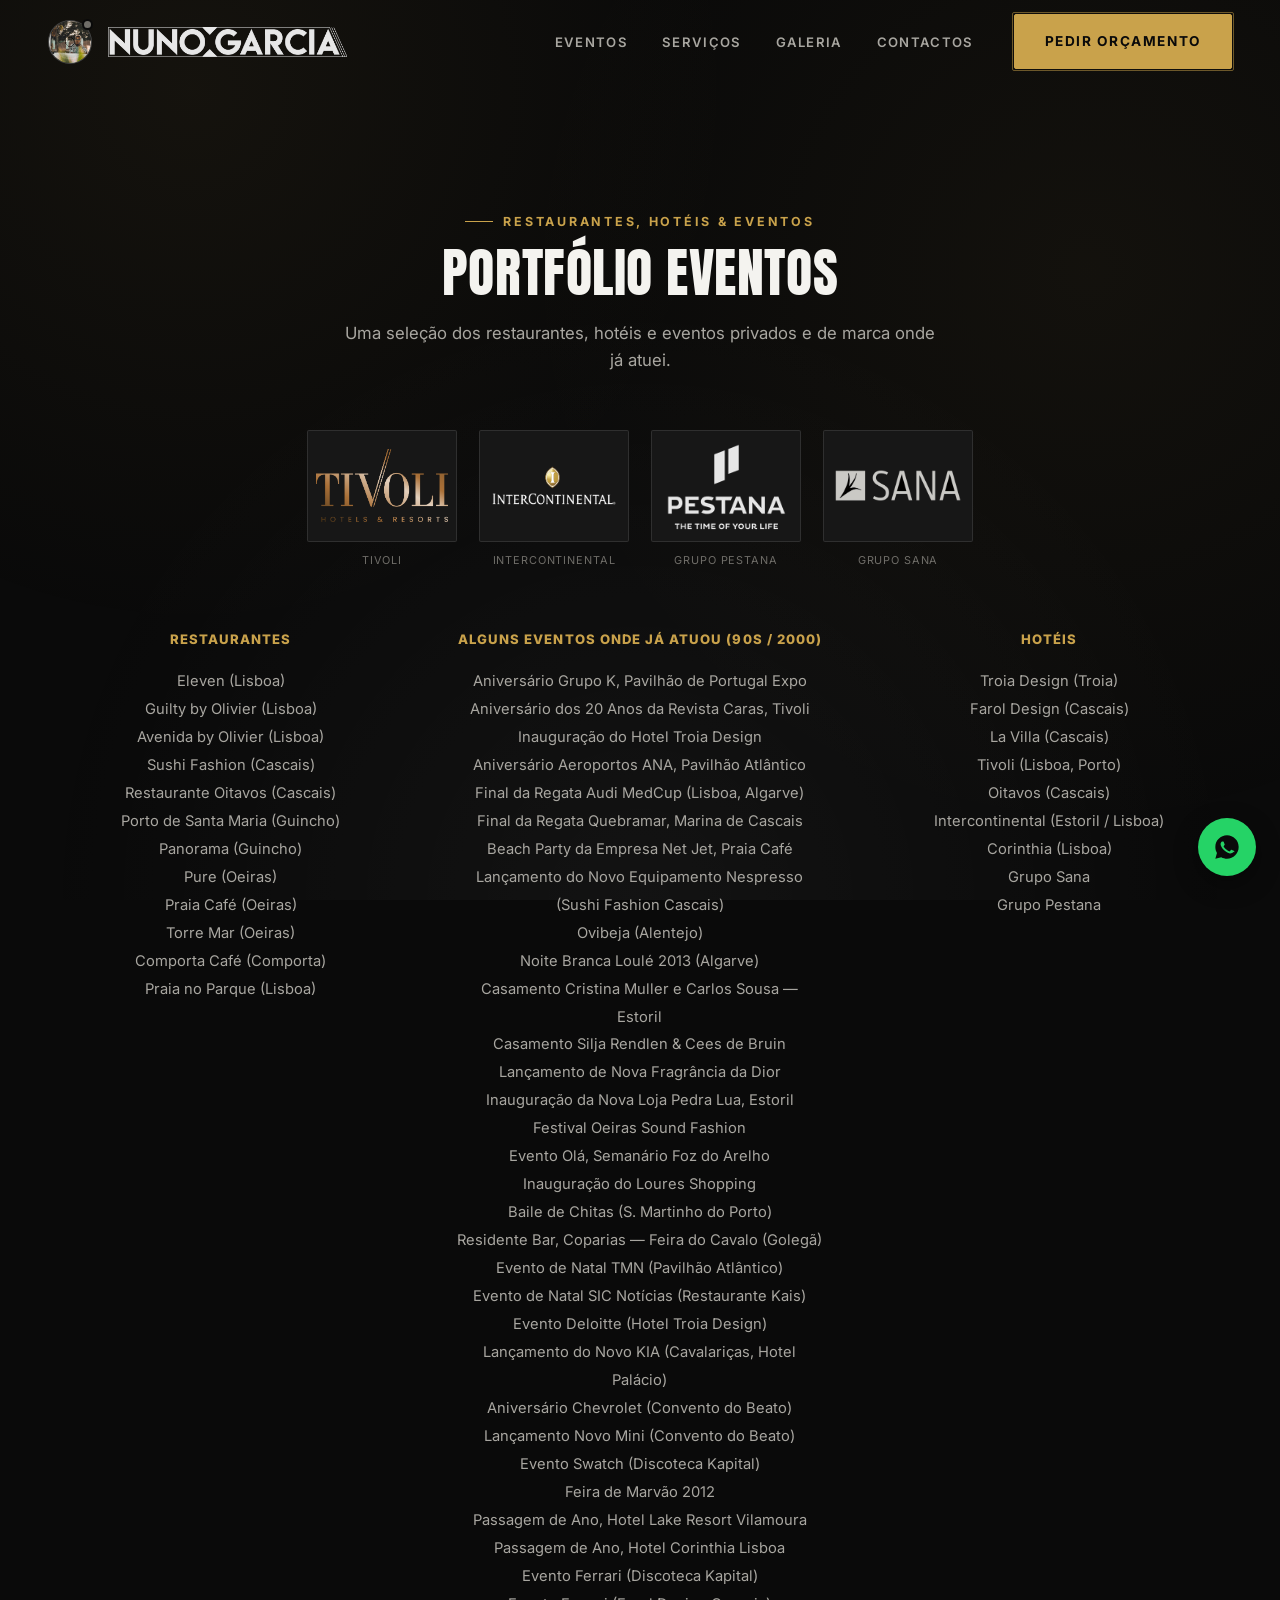
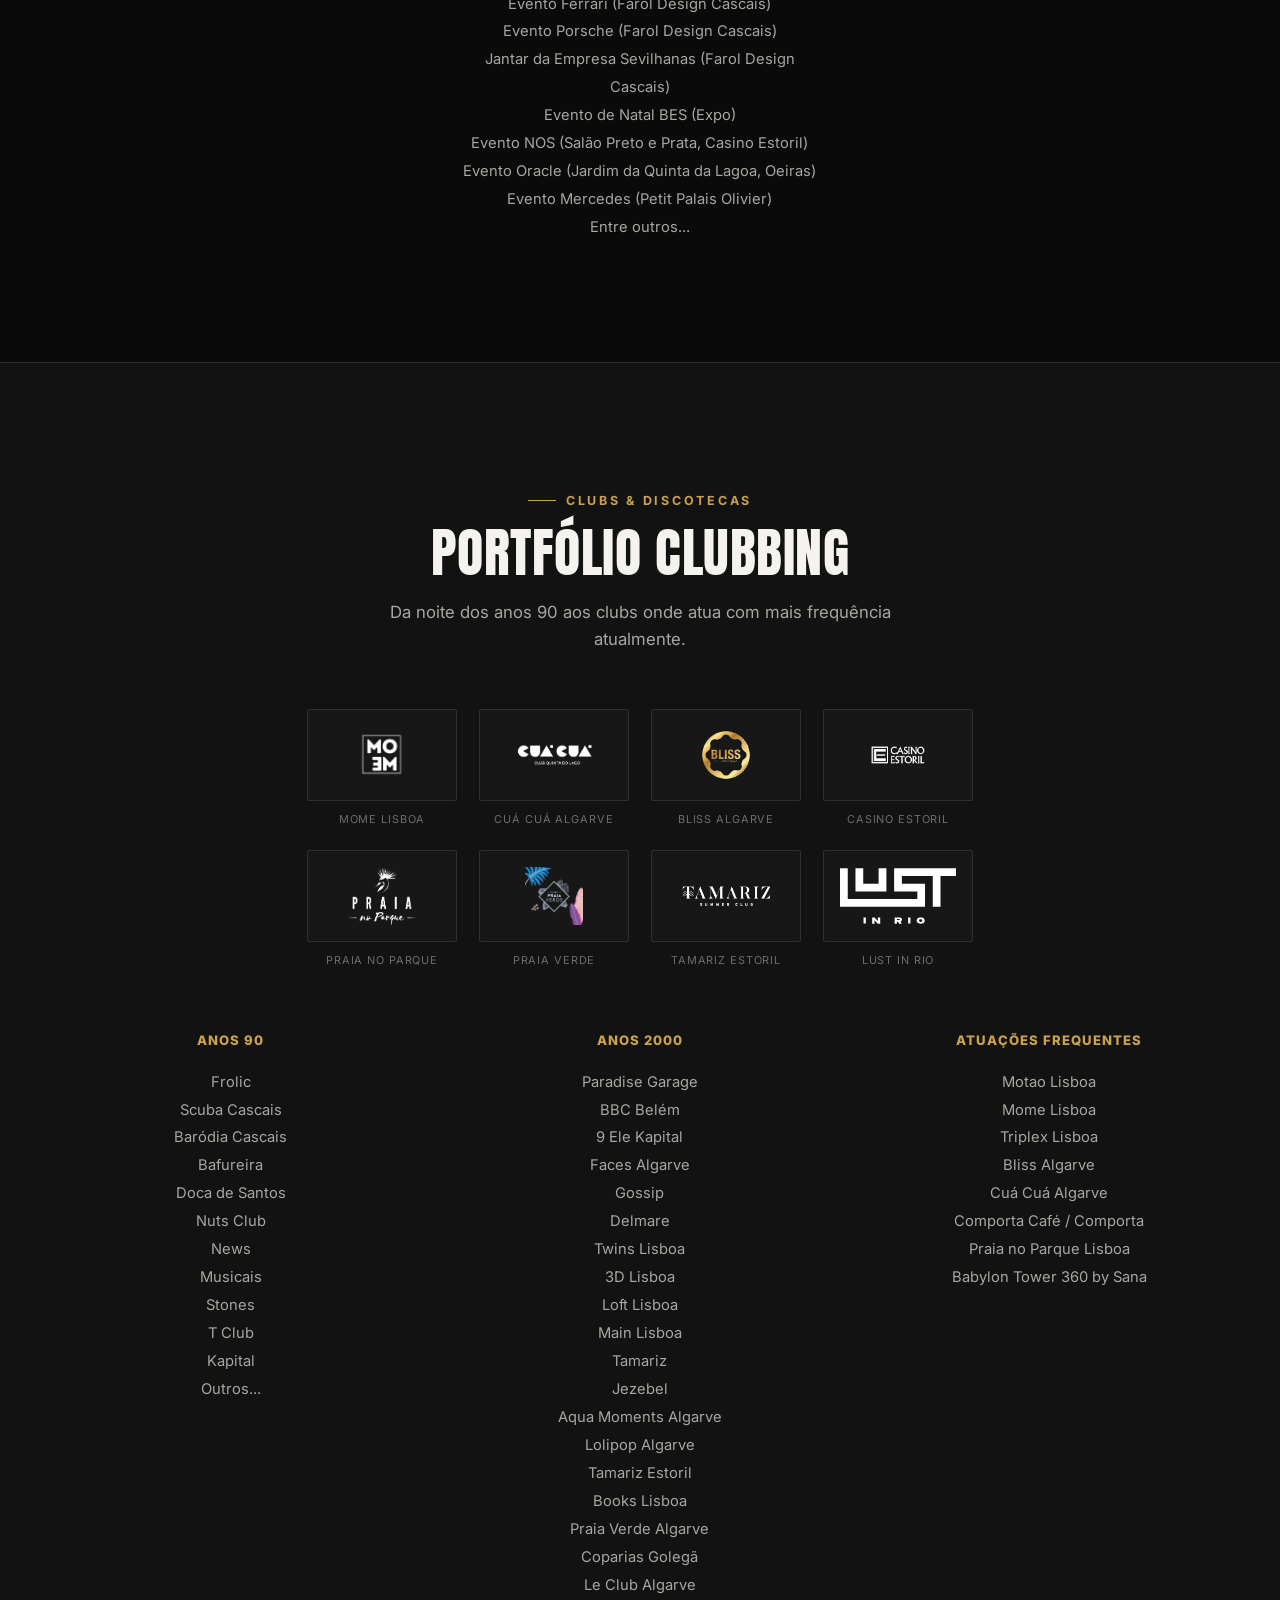
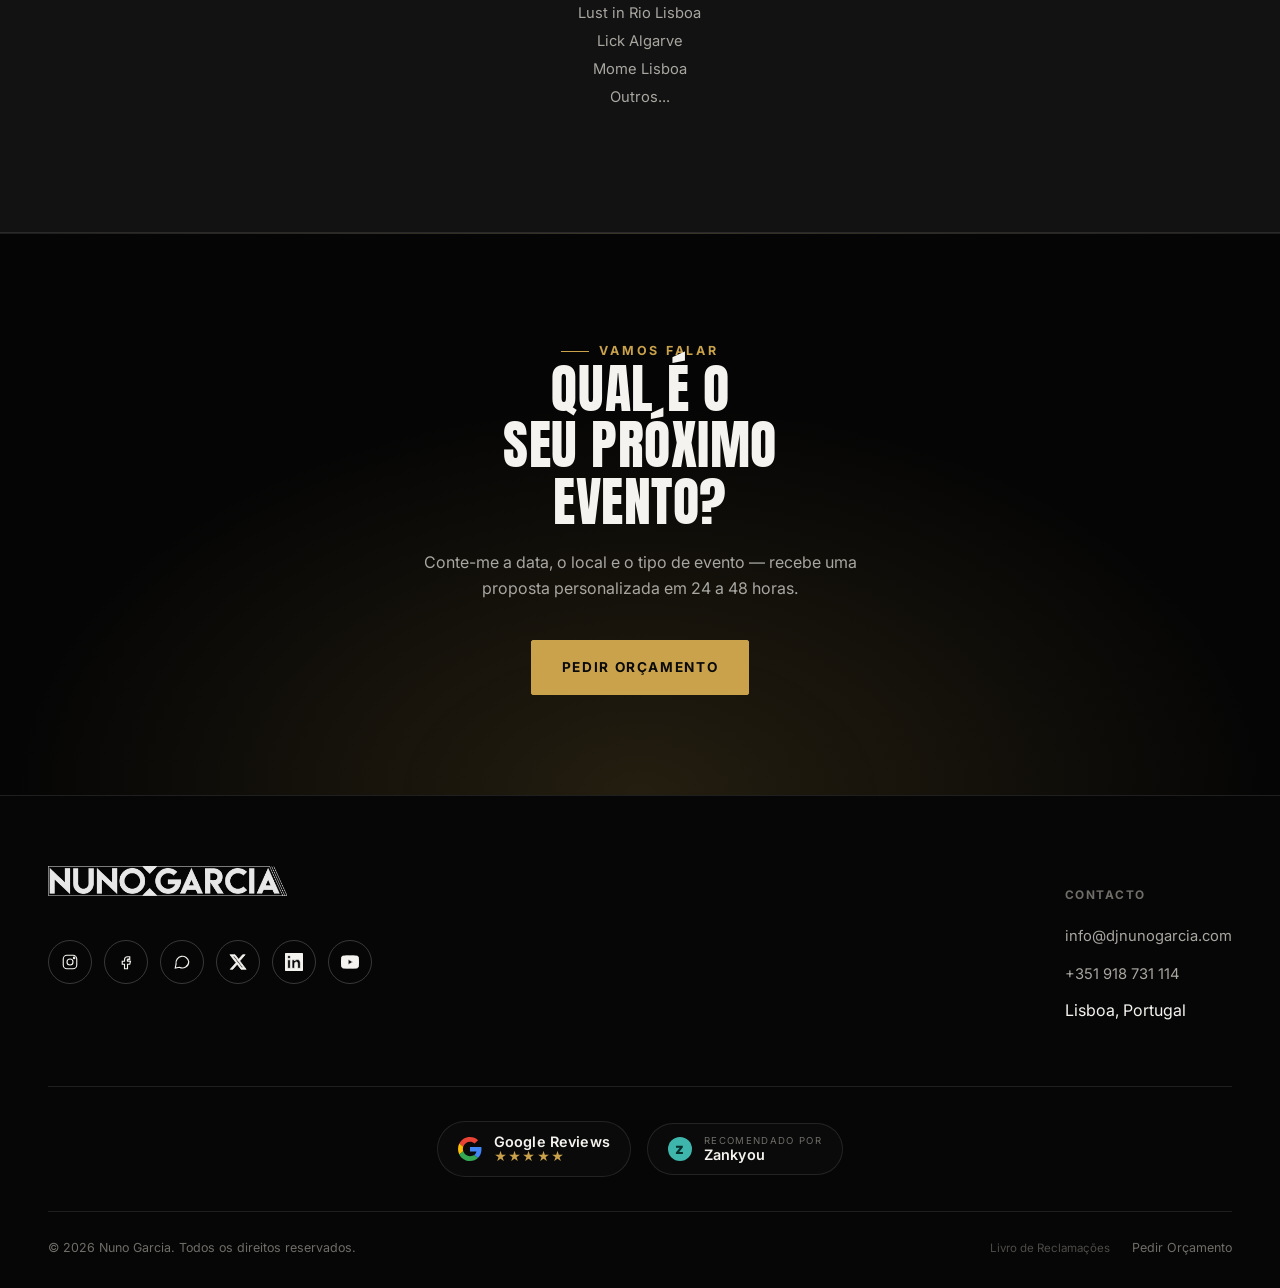
<file: portfolio.html>
<!DOCTYPE html>
<html lang="pt-PT">
<head>
<meta charset="UTF-8">
<meta name="viewport" content="width=device-width, initial-scale=1.0">
<title>Portfólio — Nuno Garcia DJ</title>
<meta name="description" content="Restaurantes, hotéis, eventos e clubs onde o DJ Nuno Garcia já atuou.">
<link rel="stylesheet" href="css/style.css">
</head>
<body>

<header class="site-header">
  <div class="container">
    <div class="header-start">
      <div class="mini-player" id="mini-player" hidden>
        <button type="button" class="mp-toggle" id="mpToggle" aria-label="Abrir leitor de música" aria-expanded="false">
          <img class="mp-toggle-cover" id="mpToggleCover" src="/images/audio-cover-placeholder.svg" alt="">
          <span class="mp-toggle-dot"></span>
        </button>
        <div class="mp-panel" id="mpPanel">
          <div class="mp-row">
            <img class="mp-cover" id="mpCover" src="/images/audio-cover-placeholder.svg" alt="">
            <div class="mp-info">
              <strong class="mp-title" id="mpTitle">—</strong>
              <span class="mp-artist">Nuno Garcia</span>
            </div>
            <div class="mp-controls">
              <button type="button" class="mp-btn" data-mp="prev" aria-label="Faixa anterior">
                <svg viewBox="0 0 24 24" fill="currentColor"><path d="M6 6h2v12H6zm3.5 6 8.5 6V6z"/></svg>
              </button>
              <button type="button" class="mp-btn mp-btn-play" data-mp="playpause" aria-label="Reproduzir">
                <svg id="mpIconPlay" viewBox="0 0 24 24" fill="currentColor"><path d="M8 5v14l11-7z"/></svg>
                <svg id="mpIconPause" viewBox="0 0 24 24" fill="currentColor" hidden><path d="M6 19h4V5H6v14zm8-14v14h4V5h-4z"/></svg>
              </button>
              <button type="button" class="mp-btn" data-mp="next" aria-label="Faixa seguinte">
                <svg viewBox="0 0 24 24" fill="currentColor"><path d="M6 18l8.5-6L6 6v12zM16 6v12h2V6z"/></svg>
              </button>
            </div>
            <div class="mp-volume">
              <button type="button" class="mp-vol-btn" data-mp="mute" aria-label="Silenciar">
                <svg id="mpIconVolUp" class="mp-vol-icon" viewBox="0 0 24 24" fill="currentColor"><path d="M3 9v6h4l5 5V4L7 9H3z"/></svg>
                <svg id="mpIconVolMute" class="mp-vol-icon" viewBox="0 0 24 24" fill="currentColor" hidden><path d="M3 9v6h4l5 5V4L7 9H3zm12.7 3L14 10.7 15.3 12 14 13.3 15.3 14.6 17 12.9l1.7 1.7 1.3-1.3-1.7-1.7L20 10l-1.3-1.3z"/></svg>
              </button>
              <input type="range" class="mp-vol-slider" id="mpVolume" min="0" max="1" step="0.01" value="0.8" aria-label="Volume">
            </div>
            <button type="button" class="mp-close" data-mp="close" aria-label="Fechar leitor">✕</button>
          </div>
          <div class="mp-seek-row">
            <span class="mp-time" id="mpCurrentTime">0:00</span>
            <input type="range" class="mp-seek" id="mpSeek" min="0" max="1000" value="0" aria-label="Progresso">
            <span class="mp-time" id="mpDuration">0:00</span>
          </div>
        </div>
        <audio id="mpAudio" preload="metadata"></audio>
      </div>
      <a href="index.html" class="logo"><img src="/images/logos/nuno-garcia-wordmark.png" alt="Nuno Garcia" class="logo-img"></a>
    </div>
    <nav class="nav-primary">
      <ul class="nav-links">
        <li><a href="eventos.html" data-page="eventos.html">Eventos</a></li>
        <li><a href="servicos.html" data-page="servicos.html">Serviços</a></li>
        <li><a href="galeria.html" data-page="galeria.html">Galeria</a></li>
        <li><a href="contactos.html" data-page="contactos.html">Contactos</a></li>
      </ul>
      <div class="header-actions">
        <a href="contactos.html#orcamento-form" class="btn btn-primary btn-cta-header">Pedir Orçamento</a>
        <button class="nav-toggle" aria-label="Abrir menu" aria-expanded="false">
          <span></span><span></span><span></span>
        </button>
      </div>
    </nav>
  </div>
</header>

<main>

  <!-- PORTFÓLIO EVENTOS -->
  <section class="section-pad">
    <div class="container">
      <div class="section-head center reveal">
        <span class="eyebrow">Restaurantes, Hotéis &amp; Eventos</span>
        <h2 class="section-title">Portfólio Eventos</h2>
        <p class="section-sub">Uma seleção dos restaurantes, hotéis e eventos privados e de marca onde já atuei.</p>
      </div>

      <div class="logo-row logo-row-lg reveal">
        <div class="logo-tile"><div class="logo-tile-box"><div class="logo-tile-img" style="--logo:url('/images/logos/clubs/tivoli.png')"></div></div><span>Tivoli</span></div>
        <div class="logo-tile"><div class="logo-tile-box"><div class="logo-tile-img" style="--logo:url('/images/logos/clubs/intercontinental.png')"></div></div><span>Intercontinental</span></div>
        <div class="logo-tile"><div class="logo-tile-box"><div class="logo-tile-img" style="--logo:url('/images/logos/clubs/grupo-pestana.png')"></div></div><span>Grupo Pestana</span></div>
        <div class="logo-tile"><div class="logo-tile-box"><div class="logo-tile-img" style="--logo:url('/images/logos/clubs/grupo-sana.png')"></div></div><span>Grupo Sana</span></div>
      </div>

      <div class="portfolio-columns reveal">
        <div class="portfolio-col">
          <h4>Restaurantes</h4>
          <ul>
            <li>Eleven (Lisboa)</li>
            <li>Guilty by Olivier (Lisboa)</li>
            <li>Avenida by Olivier (Lisboa)</li>
            <li>Sushi Fashion (Cascais)</li>
            <li>Restaurante Oitavos (Cascais)</li>
            <li>Porto de Santa Maria (Guincho)</li>
            <li>Panorama (Guincho)</li>
            <li>Pure (Oeiras)</li>
            <li>Praia Café (Oeiras)</li>
            <li>Torre Mar (Oeiras)</li>
            <li>Comporta Café (Comporta)</li>
            <li>Praia no Parque (Lisboa)</li>
          </ul>
        </div>
        <div class="portfolio-col">
          <h4>Alguns Eventos Onde Já Atuou (90s / 2000)</h4>
          <ul>
            <li>Aniversário Grupo K, Pavilhão de Portugal Expo</li>
            <li>Aniversário dos 20 Anos da Revista Caras, Tivoli</li>
            <li>Inauguração do Hotel Troia Design</li>
            <li>Aniversário Aeroportos ANA, Pavilhão Atlântico</li>
            <li>Final da Regata Audi MedCup (Lisboa, Algarve)</li>
            <li>Final da Regata Quebramar, Marina de Cascais</li>
            <li>Beach Party da Empresa Net Jet, Praia Café</li>
            <li>Lançamento do Novo Equipamento Nespresso (Sushi Fashion Cascais)</li>
            <li>Ovibeja (Alentejo)</li>
            <li>Noite Branca Loulé 2013 (Algarve)</li>
            <li>Casamento Cristina Muller e Carlos Sousa — Estoril</li>
            <li>Casamento Silja Rendlen &amp; Cees de Bruin</li>
            <li>Lançamento de Nova Fragrância da Dior</li>
            <li>Inauguração da Nova Loja Pedra Lua, Estoril</li>
            <li>Festival Oeiras Sound Fashion</li>
            <li>Evento Olá, Semanário Foz do Arelho</li>
            <li>Inauguração do Loures Shopping</li>
            <li>Baile de Chitas (S. Martinho do Porto)</li>
            <li>Residente Bar, Coparias — Feira do Cavalo (Golegã)</li>
            <li>Evento de Natal TMN (Pavilhão Atlântico)</li>
            <li>Evento de Natal SIC Notícias (Restaurante Kais)</li>
            <li>Evento Deloitte (Hotel Troia Design)</li>
            <li>Lançamento do Novo KIA (Cavalariças, Hotel Palácio)</li>
            <li>Aniversário Chevrolet (Convento do Beato)</li>
            <li>Lançamento Novo Mini (Convento do Beato)</li>
            <li>Evento Swatch (Discoteca Kapital)</li>
            <li>Feira de Marvão 2012</li>
            <li>Passagem de Ano, Hotel Lake Resort Vilamoura</li>
            <li>Passagem de Ano, Hotel Corinthia Lisboa</li>
            <li>Evento Ferrari (Discoteca Kapital)</li>
            <li>Evento Ferrari (Farol Design Cascais)</li>
            <li>Evento Porsche (Farol Design Cascais)</li>
            <li>Jantar da Empresa Sevilhanas (Farol Design Cascais)</li>
            <li>Evento de Natal BES (Expo)</li>
            <li>Evento NOS (Salão Preto e Prata, Casino Estoril)</li>
            <li>Evento Oracle (Jardim da Quinta da Lagoa, Oeiras)</li>
            <li>Evento Mercedes (Petit Palais Olivier)</li>
            <li>Entre outros...</li>
          </ul>
        </div>
        <div class="portfolio-col">
          <h4>Hotéis</h4>
          <ul>
            <li>Troia Design (Troia)</li>
            <li>Farol Design (Cascais)</li>
            <li>La Villa (Cascais)</li>
            <li>Tivoli (Lisboa, Porto)</li>
            <li>Oitavos (Cascais)</li>
            <li>Intercontinental (Estoril / Lisboa)</li>
            <li>Corinthia (Lisboa)</li>
            <li>Grupo Sana</li>
            <li>Grupo Pestana</li>
          </ul>
        </div>
      </div>
    </div>
  </section>

  <!-- PORTFÓLIO CLUBBING -->
  <section class="section-pad" style="background:var(--bg-alt); border-top:1px solid var(--line); border-bottom:1px solid var(--line);">
    <div class="container">
      <div class="section-head center reveal">
        <span class="eyebrow">Clubs &amp; Discotecas</span>
        <h2 class="section-title">Portfólio Clubbing</h2>
        <p class="section-sub">Da noite dos anos 90 aos clubs onde atua com mais frequência atualmente.</p>
      </div>

      <div class="logo-row reveal">
        <div class="logo-tile"><div class="logo-tile-box"><div class="logo-tile-img" style="--logo:url('/images/logos/clubs/mome-lisboa.png')"></div></div><span>Mome Lisboa</span></div>
        <div class="logo-tile"><div class="logo-tile-box"><div class="logo-tile-img" style="--logo:url('/images/logos/clubs/cua-cua-algarve.png')"></div></div><span>Cuá Cuá Algarve</span></div>
        <div class="logo-tile"><div class="logo-tile-box"><div class="logo-tile-img" style="--logo:url('/images/logos/clubs/bliss-algarve.png')"></div></div><span>Bliss Algarve</span></div>
        <div class="logo-tile"><div class="logo-tile-box"><div class="logo-tile-img" style="--logo:url('/images/logos/clubs/casino-estoril.png')"></div></div><span>Casino Estoril</span></div>
        <div class="logo-tile"><div class="logo-tile-box"><div class="logo-tile-img" style="--logo:url('/images/logos/clubs/praia-no-parque-lisboa.png')"></div></div><span>Praia no Parque</span></div>
        <div class="logo-tile"><div class="logo-tile-box"><div class="logo-tile-img" style="--logo:url('/images/logos/clubs/club-praia-verde-algarve.png')"></div></div><span>Praia Verde</span></div>
        <div class="logo-tile"><div class="logo-tile-box"><div class="logo-tile-img" style="--logo:url('/images/logos/clubs/tamariz-estoril.png')"></div></div><span>Tamariz Estoril</span></div>
        <div class="logo-tile"><div class="logo-tile-box"><div class="logo-tile-img" style="--logo:url('/images/logos/clubs/lust-in-rio-lisboa.svg')"></div></div><span>Lust in Rio</span></div>
      </div>

      <div class="portfolio-columns reveal">
        <div class="portfolio-col">
          <h4>Anos 90</h4>
          <ul>
            <li>Frolic</li>
            <li>Scuba Cascais</li>
            <li>Baródia Cascais</li>
            <li>Bafureira</li>
            <li>Doca de Santos</li>
            <li>Nuts Club</li>
            <li>News</li>
            <li>Musicais</li>
            <li>Stones</li>
            <li>T Club</li>
            <li>Kapital</li>
            <li>Outros...</li>
          </ul>
        </div>
        <div class="portfolio-col">
          <h4>Anos 2000</h4>
          <ul>
            <li>Paradise Garage</li>
            <li>BBC Belém</li>
            <li>9 Ele Kapital</li>
            <li>Faces Algarve</li>
            <li>Gossip</li>
            <li>Delmare</li>
            <li>Twins Lisboa</li>
            <li>3D Lisboa</li>
            <li>Loft Lisboa</li>
            <li>Main Lisboa</li>
            <li>Tamariz</li>
            <li>Jezebel</li>
            <li>Aqua Moments Algarve</li>
            <li>Lolipop Algarve</li>
            <li>Tamariz Estoril</li>
            <li>Books Lisboa</li>
            <li>Praia Verde Algarve</li>
            <li>Coparias Golegã</li>
            <li>Le Club Algarve</li>
            <li>Lust in Rio Lisboa</li>
            <li>Lick Algarve</li>
            <li>Mome Lisboa</li>
            <li>Outros...</li>
          </ul>
        </div>
        <div class="portfolio-col">
          <h4>Atuações Frequentes</h4>
          <ul>
            <li>Motao Lisboa</li>
            <li>Mome Lisboa</li>
            <li>Triplex Lisboa</li>
            <li>Bliss Algarve</li>
            <li>Cuá Cuá Algarve</li>
            <li>Comporta Café / Comporta</li>
            <li>Praia no Parque Lisboa</li>
            <li>Babylon Tower 360 by Sana</li>
          </ul>
        </div>
      </div>
    </div>
  </section>

  <section class="cta-banner">
    <span class="eyebrow">Vamos Falar</span>
    <h2 class="section-title">Qual é o<br>seu próximo evento?</h2>
    <p>Conte-me a data, o local e o tipo de evento — recebe uma proposta personalizada em 24 a 48 horas.</p>
    <a href="contactos.html#orcamento-form" class="btn btn-primary">Pedir Orçamento</a>
  </section>

</main>

<footer class="site-footer">
  <div class="container">
    <div class="footer-top">
      <div class="footer-col">
        <a href="index.html" class="logo footer-logo"><img src="/images/logos/nuno-garcia-wordmark.png" alt="Nuno Garcia" class="logo-img"></a>
        <div class="social-row">
          <a href="#" data-instagram-link class="social-btn" aria-label="Instagram" target="_blank" rel="noopener">
            <svg viewBox="0 0 24 24" fill="none" stroke-width="1.5"><rect x="3" y="3" width="18" height="18" rx="5"/><circle cx="12" cy="12" r="4"/><circle cx="17.5" cy="6.5" r="1"/></svg>
          </a>
          <a href="#" data-facebook-link class="social-btn" aria-label="Facebook" target="_blank" rel="noopener">
            <svg viewBox="0 0 24 24" fill="none" stroke-width="1.5"><path d="M14 9h3V5h-3a4 4 0 0 0-4 4v2H7v4h3v6h4v-6h3l1-4h-4V9a1 1 0 0 1 1-1Z"/></svg>
          </a>
          <a href="#" data-whatsapp-link class="social-btn" aria-label="WhatsApp" target="_blank" rel="noopener">
            <svg viewBox="0 0 24 24" fill="none" stroke-width="1.5"><path d="M21 11.5a8.5 8.5 0 0 1-12.4 7.5L3 20l1.1-5.5A8.5 8.5 0 1 1 21 11.5Z"/></svg>
          </a>
          <a href="#" data-x-link class="social-btn" aria-label="X (Twitter)" target="_blank" rel="noopener">
            <svg viewBox="0 0 24 24" aria-hidden="true"><path fill="currentColor" d="M18.244 2.25h3.308l-7.227 8.26 8.502 11.24H16.17l-5.214-6.817L4.99 21.75H1.68l7.73-8.835L1.254 2.25H8.08l4.713 6.231zm-1.161 17.52h1.833L7.084 4.126H5.117z"/></svg>
          </a>
          <a href="#" data-linkedin-link class="social-btn" aria-label="LinkedIn" target="_blank" rel="noopener">
            <svg viewBox="0 0 24 24" aria-hidden="true"><path fill="currentColor" d="M20.447 20.452h-3.554v-5.569c0-1.328-.027-3.037-1.852-3.037-1.853 0-2.136 1.445-2.136 2.939v5.667H9.351V9h3.414v1.561h.046c.477-.9 1.637-1.85 3.37-1.85 3.601 0 4.267 2.37 4.267 5.455v6.286zM5.337 7.433a2.062 2.062 0 01-2.063-2.065 2.064 2.064 0 112.063 2.065zm1.782 13.019H3.555V9h3.564v11.452zM22.225 0H1.771C.792 0 0 .774 0 1.729v20.542C0 23.227.792 24 1.771 24h20.451C23.2 24 24 23.227 24 22.271V1.729C24 .774 23.2 0 22.222 0h.003z"/></svg>
          </a>
          <a href="#" data-youtube-link class="social-btn" aria-label="YouTube" target="_blank" rel="noopener">
            <svg viewBox="0 0 24 24" aria-hidden="true"><path fill="currentColor" d="M23.498 6.186a3.016 3.016 0 0 0-2.122-2.136C19.505 3.545 12 3.545 12 3.545s-7.505 0-9.377.505A3.017 3.017 0 0 0 .502 6.186C0 8.07 0 12 0 12s0 3.93.502 5.814a3.016 3.016 0 0 0 2.122 2.136c1.871.505 9.376.505 9.376.505s7.505 0 9.377-.505a3.015 3.015 0 0 0 2.122-2.136C24 15.93 24 12 24 12s0-3.93-.502-5.814zM9.545 15.568V8.432L15.818 12l-6.273 3.568z"/></svg>
          </a>
        </div>
      </div>
      <div class="footer-col">
        <h5>Contacto</h5>
        <ul>
          <li><a href="#" data-email-link="text">info@djnunogarcia.com</a></li>
          <li><a href="#" data-phone-link="text">+351 918 731 114</a></li>
          <li><span data-city>Lisboa, Portugal</span></li>
        </ul>
      </div>
    </div>
    <div class="footer-trust">
      <a class="trust-badge" href="https://www.google.com/maps/place//@38.6942522,-9.3604851,17z/data=!3m1!4b1!4m3!3m2!1s0xd1ec8b26f78ff87:0xf56168be96d08d19!12e1?entry=ttu&amp;g_ep=EgoyMDI2MDkwMi4wIKXMDSoASAFQAw%3D%3D" target="_blank" rel="noopener" aria-label="Ver avaliações no Google">
        <svg viewBox="0 0 48 48" aria-hidden="true"><path fill="#EA4335" d="M24 9.5c3.54 0 6.71 1.22 9.21 3.6l6.85-6.85C35.9 2.38 30.47 0 24 0 14.62 0 6.51 5.38 2.56 13.22l7.98 6.19C12.43 13.72 17.74 9.5 24 9.5z"/><path fill="#4285F4" d="M46.98 24.55c0-1.57-.15-3.09-.38-4.55H24v9.02h12.94c-.58 2.96-2.26 5.48-4.78 7.18l7.73 6c4.51-4.18 7.09-10.36 7.09-17.65z"/><path fill="#FBBC05" d="M10.53 28.59c-.48-1.45-.76-2.99-.76-4.59s.28-3.14.76-4.59l-7.98-6.19C.92 16.46 0 20.12 0 24c0 3.88.92 7.54 2.56 10.78l7.97-6.19z"/><path fill="#34A853" d="M24 48c6.48 0 11.93-2.13 15.89-5.81l-7.73-6c-2.15 1.45-4.92 2.3-8.16 2.3-6.26 0-11.57-4.22-13.47-9.91l-7.98 6.19C6.51 42.62 14.62 48 24 48z"/></svg>
        <span class="trust-text"><strong>Google Reviews</strong><span class="trust-stars">★★★★★</span></span>
      </a>
      <a class="trust-badge" href="https://www.zankyou.pt/f/dj-nuno-garcia-176769" target="_blank" rel="noopener" aria-label="Perfil no Zankyou">
        <span class="trust-zk" aria-hidden="true">z</span>
        <span class="trust-text"><span class="trust-kicker">Recomendado por</span><strong>Zankyou</strong></span>
      </a>
    </div>
    <div class="footer-bottom">
      <span>© <span data-year></span> Nuno Garcia. Todos os direitos reservados.</span>
      <div class="footer-bottom-right">
        <a class="footer-lr" href="https://www.livroreclamacoes.pt/Inicio/" target="_blank" rel="noopener">Livro de Reclamações</a>
        <a href="contactos.html#orcamento-form">Pedir Orçamento</a>
      </div>
    </div>
  </div>
</footer>

<a href="#" data-whatsapp-link class="float-whatsapp" target="_blank" rel="noopener" aria-label="Falar no WhatsApp">
  <svg viewBox="0 0 24 24"><path d="M12 2C6.5 2 2 6.4 2 12c0 1.9.5 3.6 1.4 5.1L2 22l5.1-1.3C8.6 21.5 10.3 22 12 22c5.5 0 10-4.4 10-10S17.5 2 12 2Zm5.6 14.1c-.2.6-1.3 1.2-1.9 1.3-.5.1-1.1.1-1.8-.1-.4-.1-.9-.3-1.6-.6-2.8-1.2-4.6-4-4.7-4.2-.1-.2-1.1-1.5-1.1-2.8s.7-2 .9-2.2c.2-.2.5-.3.7-.3h.5c.2 0 .4 0 .6.5.2.5.7 1.8.8 1.9.1.2.1.3 0 .5-.1.2-.1.3-.3.5-.1.2-.3.4-.4.5-.2.2-.3.3-.1.6.2.3.9 1.4 1.9 2.3 1.3 1.1 2.3 1.5 2.7 1.7.3.1.5.1.6-.1.2-.2.7-.8.9-1.1.2-.3.4-.2.6-.1.2.1 1.5.7 1.8.8.3.1.5.2.5.3.1.2.1.7-.1 1.3Z"/></svg>
</a>

<div class="mobile-cta-bar">
  <a href="contactos.html#orcamento-form" class="btn btn-primary btn-block">Pedir Orçamento</a>
</div>

<script src="js/main.js"></script>
<script src="js/player.js"></script>
</body>
</html>
</file>
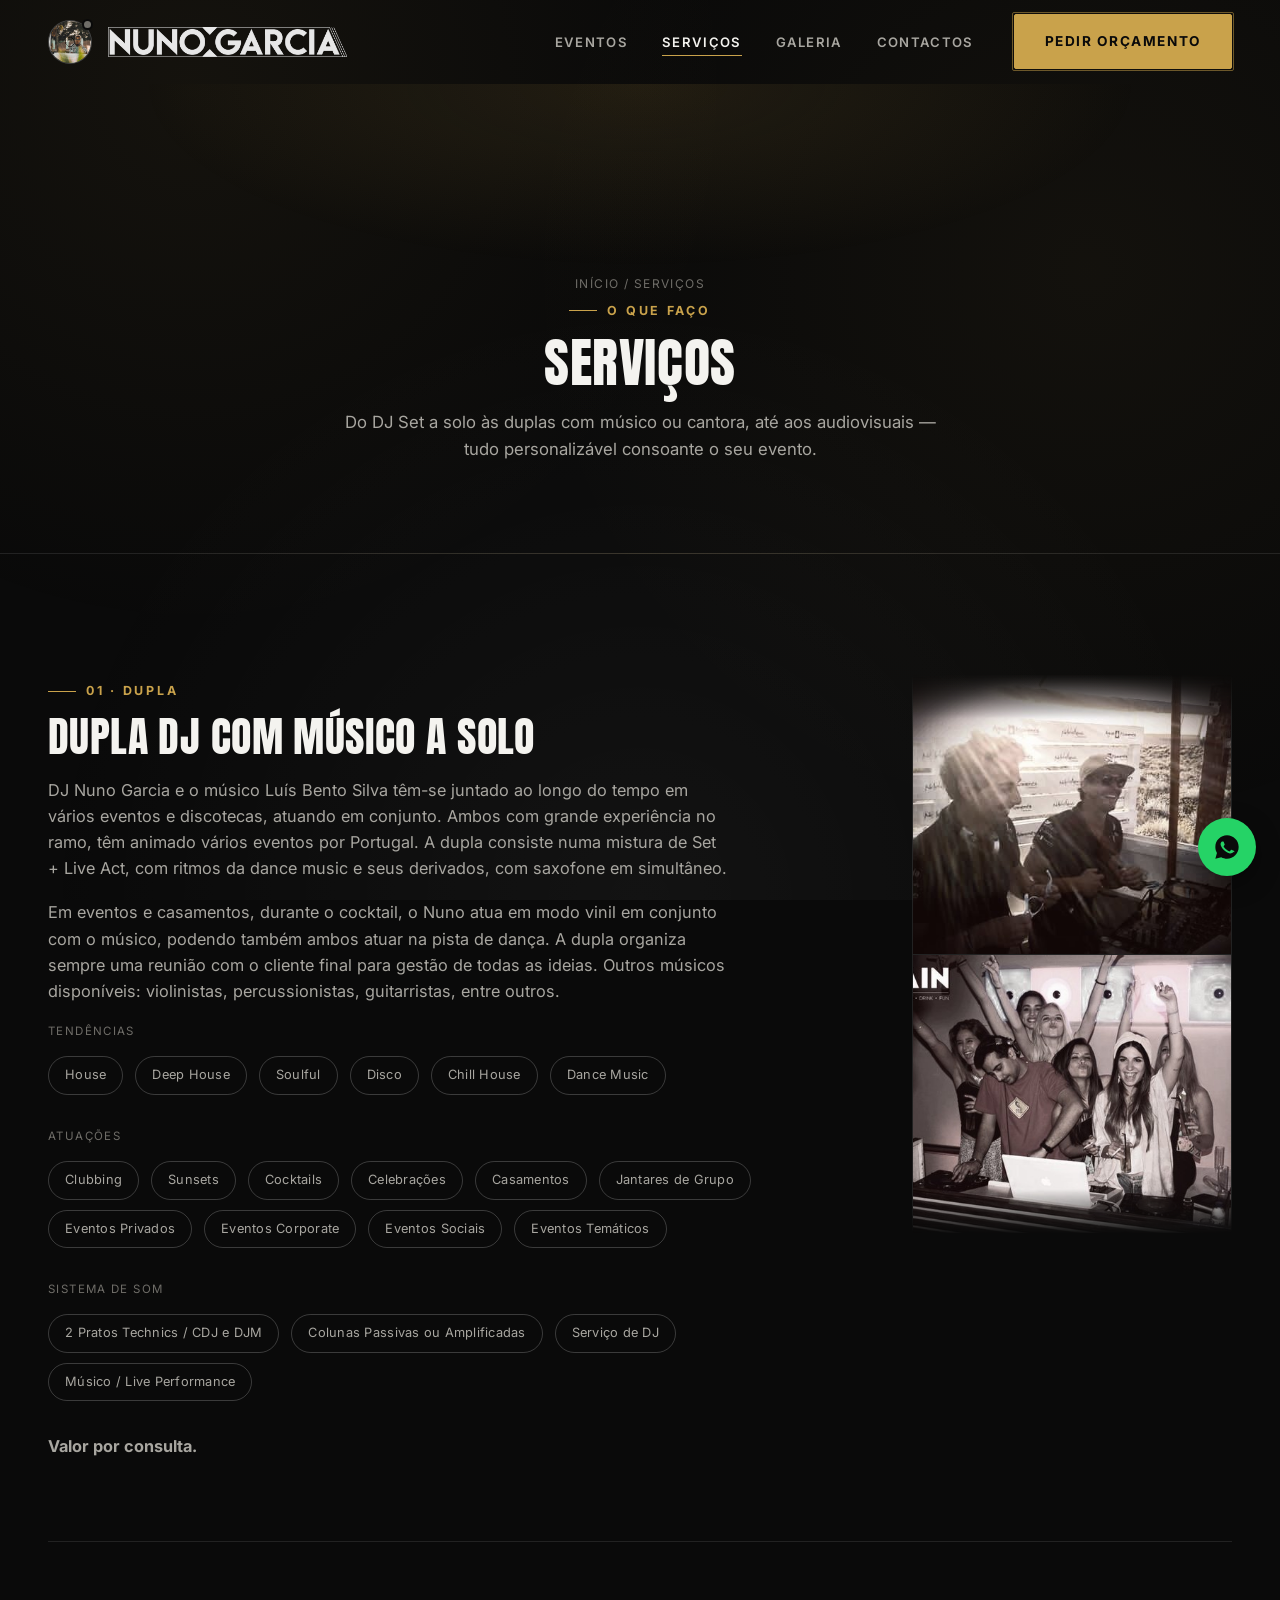
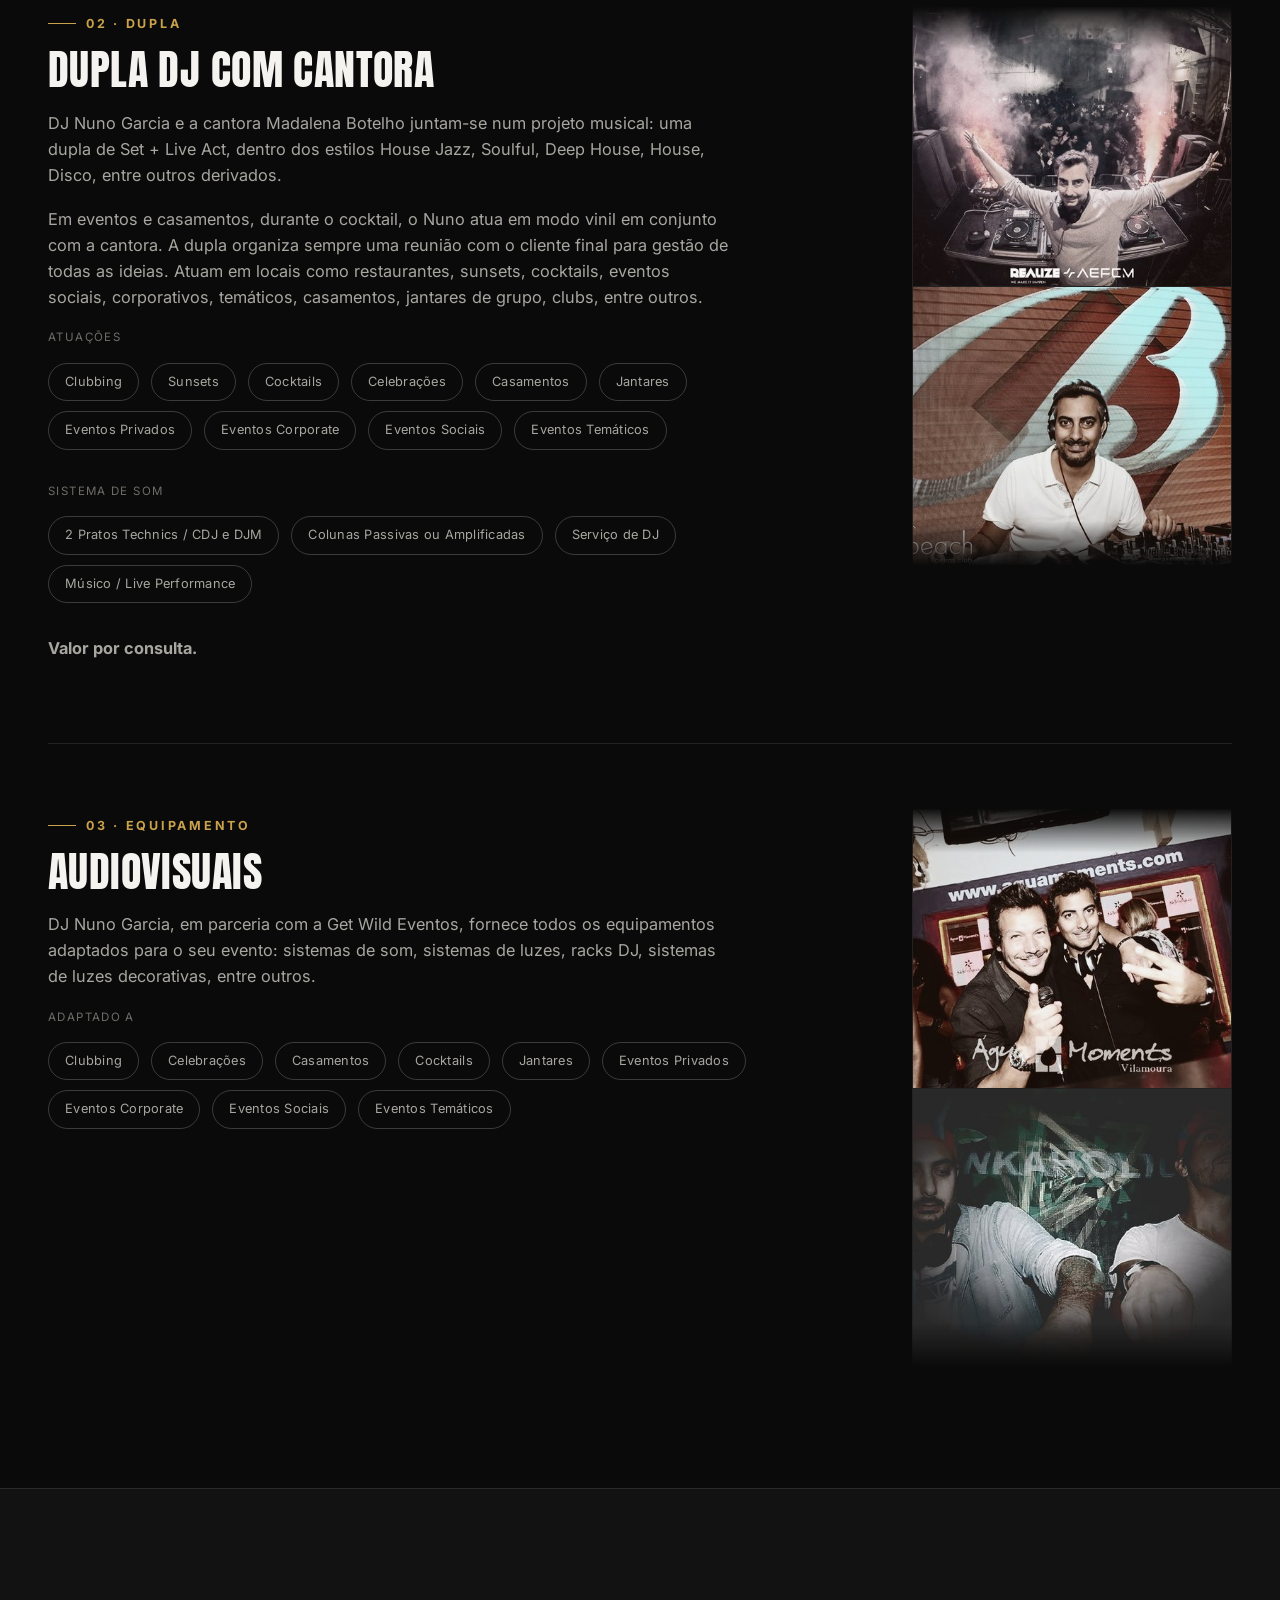
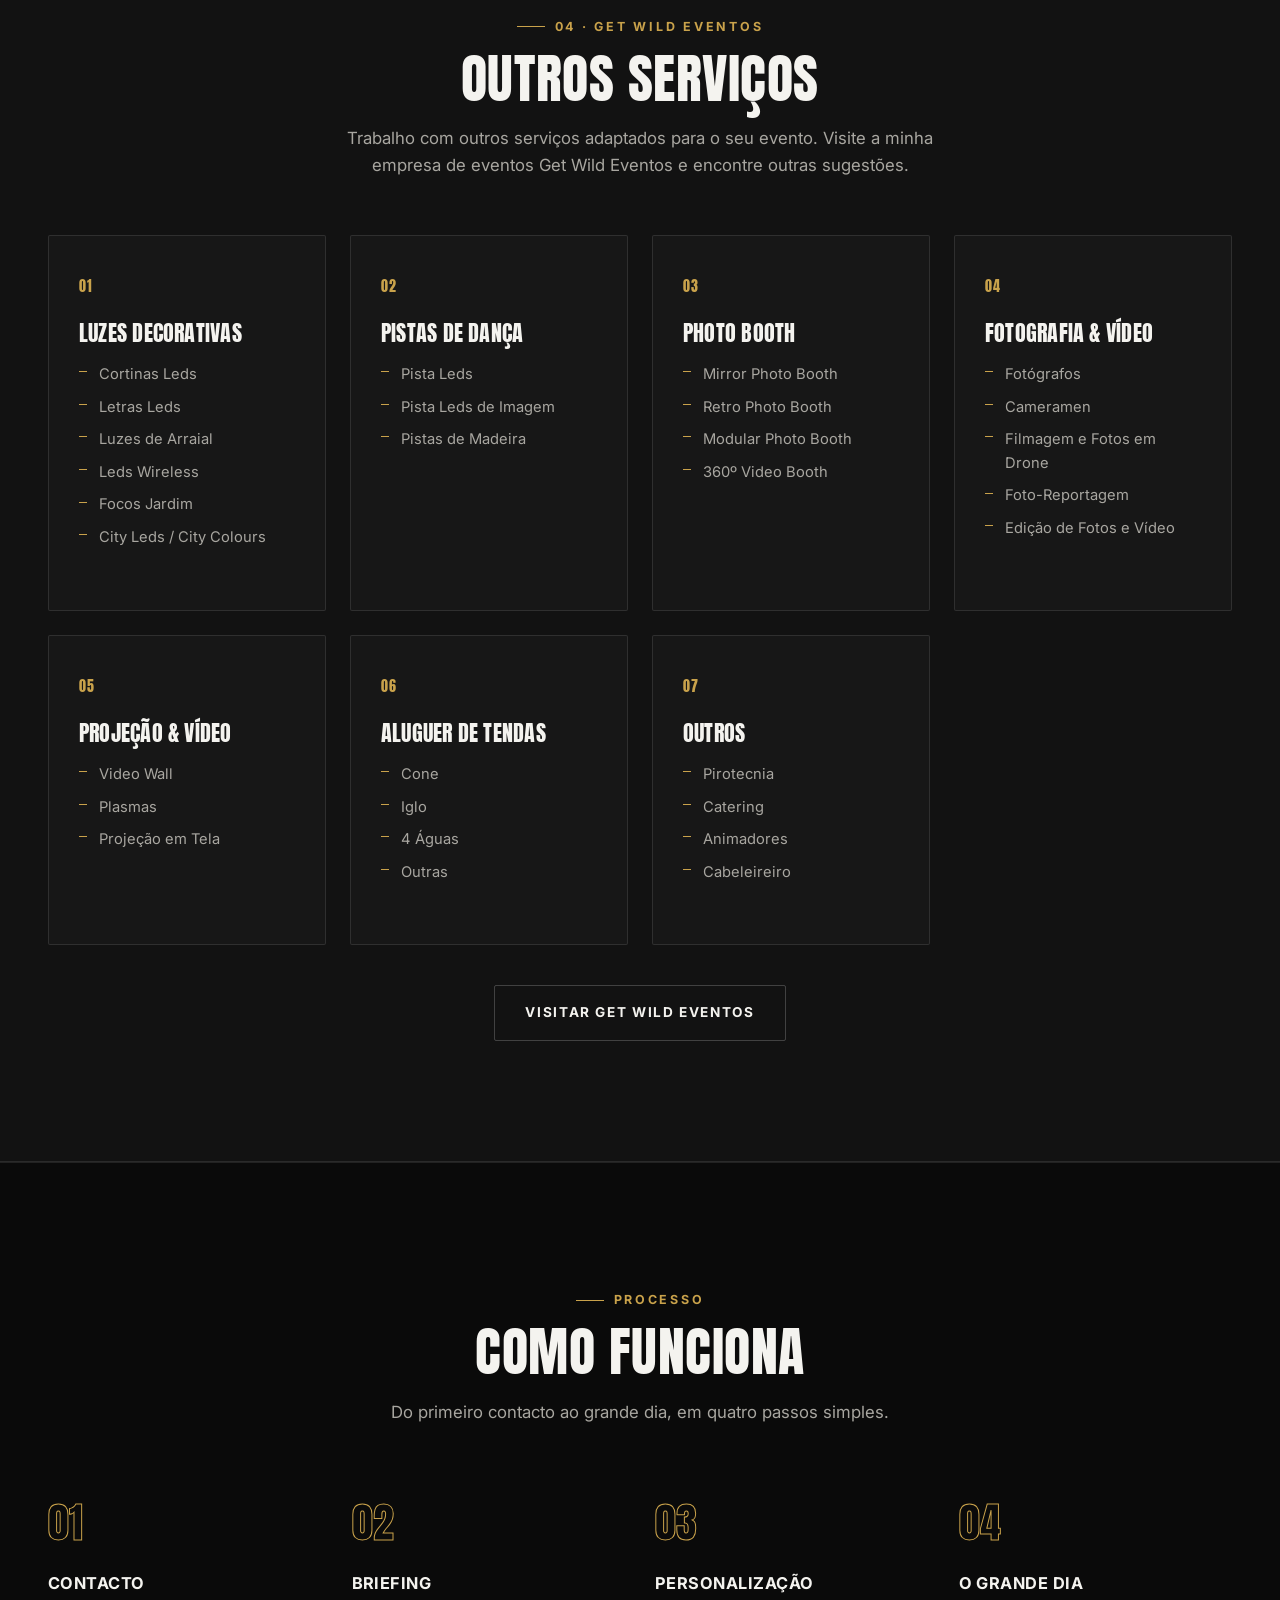
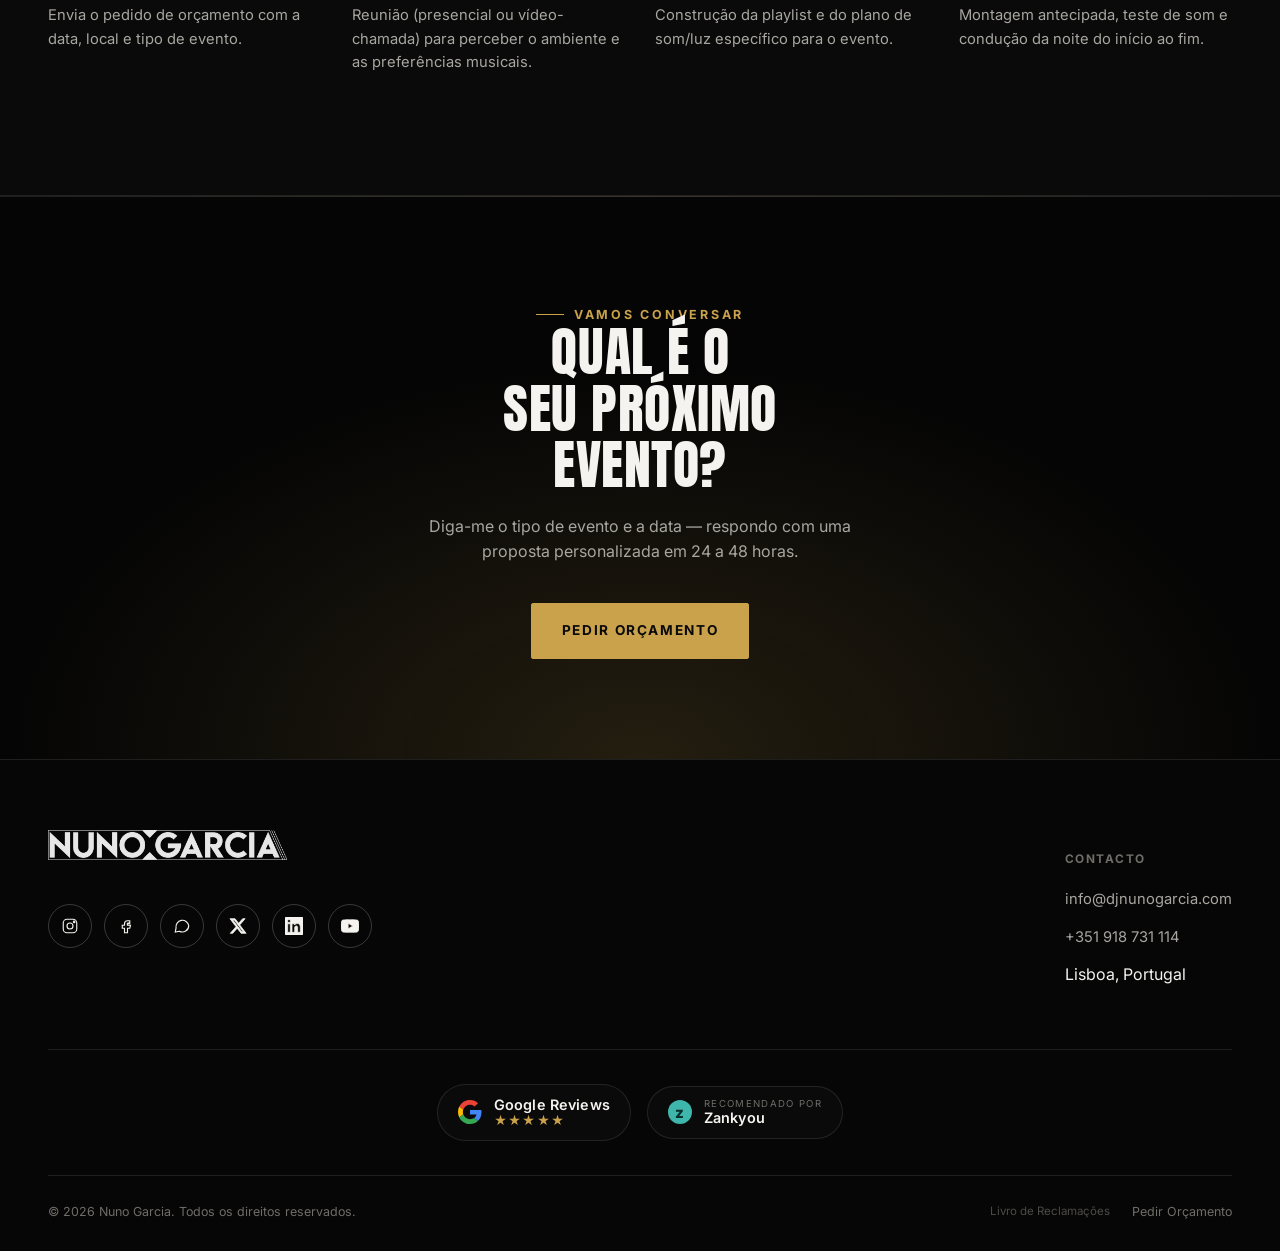
<file: servicos.html>
<!DOCTYPE html>
<html lang="pt-PT">
<head>
<meta charset="UTF-8">
<meta name="viewport" content="width=device-width, initial-scale=1.0">
<title>Serviços — Nuno Garcia DJ</title>
<meta name="description" content="DJ Set a solo, dupla DJ + músico, dupla DJ + cantora, audiovisuais e outros serviços em parceria com a Get Wild Eventos.">
<link rel="stylesheet" href="css/style.css">
</head>
<body>

<header class="site-header">
  <div class="container">
    <div class="header-start">
      <div class="mini-player" id="mini-player" hidden>
        <button type="button" class="mp-toggle" id="mpToggle" aria-label="Abrir leitor de música" aria-expanded="false">
          <img class="mp-toggle-cover" id="mpToggleCover" src="/images/audio-cover-placeholder.svg" alt="">
          <span class="mp-toggle-dot"></span>
        </button>
        <div class="mp-panel" id="mpPanel">
          <div class="mp-row">
            <img class="mp-cover" id="mpCover" src="/images/audio-cover-placeholder.svg" alt="">
            <div class="mp-info">
              <strong class="mp-title" id="mpTitle">—</strong>
              <span class="mp-artist">Nuno Garcia</span>
            </div>
            <div class="mp-controls">
              <button type="button" class="mp-btn" data-mp="prev" aria-label="Faixa anterior">
                <svg viewBox="0 0 24 24" fill="currentColor"><path d="M6 6h2v12H6zm3.5 6 8.5 6V6z"/></svg>
              </button>
              <button type="button" class="mp-btn mp-btn-play" data-mp="playpause" aria-label="Reproduzir">
                <svg id="mpIconPlay" viewBox="0 0 24 24" fill="currentColor"><path d="M8 5v14l11-7z"/></svg>
                <svg id="mpIconPause" viewBox="0 0 24 24" fill="currentColor" hidden><path d="M6 19h4V5H6v14zm8-14v14h4V5h-4z"/></svg>
              </button>
              <button type="button" class="mp-btn" data-mp="next" aria-label="Faixa seguinte">
                <svg viewBox="0 0 24 24" fill="currentColor"><path d="M6 18l8.5-6L6 6v12zM16 6v12h2V6z"/></svg>
              </button>
            </div>
            <div class="mp-volume">
              <button type="button" class="mp-vol-btn" data-mp="mute" aria-label="Silenciar">
                <svg id="mpIconVolUp" class="mp-vol-icon" viewBox="0 0 24 24" fill="currentColor"><path d="M3 9v6h4l5 5V4L7 9H3z"/></svg>
                <svg id="mpIconVolMute" class="mp-vol-icon" viewBox="0 0 24 24" fill="currentColor" hidden><path d="M3 9v6h4l5 5V4L7 9H3zm12.7 3L14 10.7 15.3 12 14 13.3 15.3 14.6 17 12.9l1.7 1.7 1.3-1.3-1.7-1.7L20 10l-1.3-1.3z"/></svg>
              </button>
              <input type="range" class="mp-vol-slider" id="mpVolume" min="0" max="1" step="0.01" value="0.8" aria-label="Volume">
            </div>
            <button type="button" class="mp-close" data-mp="close" aria-label="Fechar leitor">✕</button>
          </div>
          <div class="mp-seek-row">
            <span class="mp-time" id="mpCurrentTime">0:00</span>
            <input type="range" class="mp-seek" id="mpSeek" min="0" max="1000" value="0" aria-label="Progresso">
            <span class="mp-time" id="mpDuration">0:00</span>
          </div>
        </div>
        <audio id="mpAudio" preload="metadata"></audio>
      </div>
      <a href="index.html" class="logo"><img src="/images/logos/nuno-garcia-wordmark.png" alt="Nuno Garcia" class="logo-img"></a>
    </div>
    <nav class="nav-primary">
      <ul class="nav-links">
        <li><a href="eventos.html" data-page="eventos.html">Eventos</a></li>
        <li><a href="servicos.html" data-page="servicos.html">Serviços</a></li>
        <li><a href="galeria.html" data-page="galeria.html">Galeria</a></li>
        <li><a href="contactos.html" data-page="contactos.html">Contactos</a></li>
      </ul>
      <div class="header-actions">
        <a href="contactos.html#orcamento-form" class="btn btn-primary btn-cta-header">Pedir Orçamento</a>
        <button class="nav-toggle" aria-label="Abrir menu" aria-expanded="false">
          <span></span><span></span><span></span>
        </button>
      </div>
    </nav>
  </div>
</header>

<main>

  <section class="page-hero">
    <div class="container">
      <div class="breadcrumb"><a href="index.html">Início</a> / Serviços</div>
      <span class="eyebrow">O Que Faço</span>
      <h1 class="section-title">Serviços</h1>
      <p class="section-sub" style="margin-left:auto;margin-right:auto;">Do DJ Set a solo às duplas com músico ou cantora, até aos audiovisuais — tudo personalizável consoante o seu evento.</p>
    </div>
  </section>

  <section class="section-pad">
    <div class="container">

      <!-- DUPLA DJ COM MÚSICO -->
      <div class="package-row reveal">
        <div class="package">
          <span class="eyebrow">01 · Dupla</span>
          <h2 class="section-title" style="font-size:clamp(1.8rem,3.4vw,2.6rem);">Dupla DJ com Músico a Solo</h2>
          <p class="package-text">DJ Nuno Garcia e o músico Luís Bento Silva têm-se juntado ao longo do tempo em vários eventos e discotecas, atuando em conjunto. Ambos com grande experiência no ramo, têm animado vários eventos por Portugal. A dupla consiste numa mistura de Set + Live Act, com ritmos da dance music e seus derivados, com saxofone em simultâneo.</p>
          <p class="package-text">Em eventos e casamentos, durante o cocktail, o Nuno atua em modo vinil em conjunto com o músico, podendo também ambos atuar na pista de dança. A dupla organiza sempre uma reunião com o cliente final para gestão de todas as ideias. Outros músicos disponíveis: violinistas, percussionistas, guitarristas, entre outros.</p>
          <span class="package-label">Tendências</span>
          <div class="chip-list">
            <span>House</span><span>Deep House</span><span>Soulful</span><span>Disco</span><span>Chill House</span><span>Dance Music</span>
          </div>
          <span class="package-label">Atuações</span>
          <div class="chip-list">
            <span>Clubbing</span><span>Sunsets</span><span>Cocktails</span><span>Celebrações</span><span>Casamentos</span>
            <span>Jantares de Grupo</span><span>Eventos Privados</span><span>Eventos Corporate</span><span>Eventos Sociais</span><span>Eventos Temáticos</span>
          </div>
          <span class="package-label">Sistema de Som</span>
          <div class="chip-list">
            <span>2 Pratos Technics / CDJ e DJM</span><span>Colunas Passivas ou Amplificadas</span><span>Serviço de DJ</span><span>Músico / Live Performance</span>
          </div>
          <p class="package-text" style="margin-top:0;"><strong>Valor por consulta.</strong></p>
        </div>
        <div class="package-carousel">
          <div class="carousel-track">
            <div class="carousel-slide ph-bg" style="--photo:url('/images/fotos/galeria/nuno6.jpg')"></div>
            <div class="carousel-slide ph-bg" style="--photo:url('/images/fotos/galeria/nuno8.jpg')"></div>
            <div class="carousel-slide ph-bg" style="--photo:url('/images/fotos/galeria/nuno9.jpg')"></div>
            <div class="carousel-slide ph-bg" style="--photo:url('/images/fotos/galeria/nuno10.jpg')"></div>
            <div class="carousel-slide ph-bg" style="--photo:url('/images/fotos/galeria/nuno11.jpg')"></div>
            <div class="carousel-slide ph-bg" style="--photo:url('/images/fotos/galeria/nuno6.jpg')"></div>
            <div class="carousel-slide ph-bg" style="--photo:url('/images/fotos/galeria/nuno8.jpg')"></div>
            <div class="carousel-slide ph-bg" style="--photo:url('/images/fotos/galeria/nuno9.jpg')"></div>
            <div class="carousel-slide ph-bg" style="--photo:url('/images/fotos/galeria/nuno10.jpg')"></div>
            <div class="carousel-slide ph-bg" style="--photo:url('/images/fotos/galeria/nuno11.jpg')"></div>
          </div>
        </div>
      </div>

      <div class="divider" style="margin:64px 0;"></div>

      <!-- DUPLA DJ COM CANTORA -->
      <div class="package-row reveal">
        <div class="package">
          <span class="eyebrow">02 · Dupla</span>
          <h2 class="section-title" style="font-size:clamp(1.8rem,3.4vw,2.6rem);">Dupla DJ com Cantora</h2>
          <p class="package-text">DJ Nuno Garcia e a cantora Madalena Botelho juntam-se num projeto musical: uma dupla de Set + Live Act, dentro dos estilos House Jazz, Soulful, Deep House, House, Disco, entre outros derivados.</p>
          <p class="package-text">Em eventos e casamentos, durante o cocktail, o Nuno atua em modo vinil em conjunto com a cantora. A dupla organiza sempre uma reunião com o cliente final para gestão de todas as ideias. Atuam em locais como restaurantes, sunsets, cocktails, eventos sociais, corporativos, temáticos, casamentos, jantares de grupo, clubs, entre outros.</p>
          <span class="package-label">Atuações</span>
          <div class="chip-list">
            <span>Clubbing</span><span>Sunsets</span><span>Cocktails</span><span>Celebrações</span><span>Casamentos</span>
            <span>Jantares</span><span>Eventos Privados</span><span>Eventos Corporate</span><span>Eventos Sociais</span><span>Eventos Temáticos</span>
          </div>
          <span class="package-label">Sistema de Som</span>
          <div class="chip-list">
            <span>2 Pratos Technics / CDJ e DJM</span><span>Colunas Passivas ou Amplificadas</span><span>Serviço de DJ</span><span>Músico / Live Performance</span>
          </div>
          <p class="package-text" style="margin-top:0;"><strong>Valor por consulta.</strong></p>
        </div>
        <div class="package-carousel">
          <div class="carousel-track">
            <div class="carousel-slide ph-bg" style="--photo:url('/images/fotos/galeria/nuno15.jpg')"></div>
            <div class="carousel-slide ph-bg" style="--photo:url('/images/fotos/galeria/nuno16.jpg')"></div>
            <div class="carousel-slide ph-bg" style="--photo:url('/images/fotos/galeria/nuno19.jpg')"></div>
            <div class="carousel-slide ph-bg" style="--photo:url('/images/fotos/galeria/nuno20.jpg')"></div>
            <div class="carousel-slide ph-bg" style="--photo:url('/images/fotos/galeria/nuno21.jpg')"></div>
            <div class="carousel-slide ph-bg" style="--photo:url('/images/fotos/galeria/nuno15.jpg')"></div>
            <div class="carousel-slide ph-bg" style="--photo:url('/images/fotos/galeria/nuno16.jpg')"></div>
            <div class="carousel-slide ph-bg" style="--photo:url('/images/fotos/galeria/nuno19.jpg')"></div>
            <div class="carousel-slide ph-bg" style="--photo:url('/images/fotos/galeria/nuno20.jpg')"></div>
            <div class="carousel-slide ph-bg" style="--photo:url('/images/fotos/galeria/nuno21.jpg')"></div>
          </div>
        </div>
      </div>

      <div class="divider" style="margin:64px 0;"></div>

      <!-- AUDIOVISUAIS -->
      <div class="package-row reveal">
        <div class="package">
          <span class="eyebrow">03 · Equipamento</span>
          <h2 class="section-title" style="font-size:clamp(1.8rem,3.4vw,2.6rem);">Audiovisuais</h2>
          <p class="package-text">DJ Nuno Garcia, em parceria com a Get Wild Eventos, fornece todos os equipamentos adaptados para o seu evento: sistemas de som, sistemas de luzes, racks DJ, sistemas de luzes decorativas, entre outros.</p>
          <span class="package-label">Adaptado a</span>
          <div class="chip-list">
            <span>Clubbing</span><span>Celebrações</span><span>Casamentos</span><span>Cocktails</span><span>Jantares</span>
            <span>Eventos Privados</span><span>Eventos Corporate</span><span>Eventos Sociais</span><span>Eventos Temáticos</span>
          </div>
        </div>
        <div class="package-carousel">
          <div class="carousel-track">
            <div class="carousel-slide ph-bg" style="--photo:url('/images/fotos/galeria/nuno22.jpg')"></div>
            <div class="carousel-slide ph-bg" style="--photo:url('/images/fotos/galeria/nuno23.jpg')"></div>
            <div class="carousel-slide ph-bg" style="--photo:url('/images/fotos/galeria/nuno24.jpg')"></div>
            <div class="carousel-slide ph-bg" style="--photo:url('/images/fotos/galeria/nuno26.jpg')"></div>
            <div class="carousel-slide ph-bg" style="--photo:url('/images/fotos/galeria/nuno27.jpg')"></div>
            <div class="carousel-slide ph-bg" style="--photo:url('/images/fotos/galeria/nuno22.jpg')"></div>
            <div class="carousel-slide ph-bg" style="--photo:url('/images/fotos/galeria/nuno23.jpg')"></div>
            <div class="carousel-slide ph-bg" style="--photo:url('/images/fotos/galeria/nuno24.jpg')"></div>
            <div class="carousel-slide ph-bg" style="--photo:url('/images/fotos/galeria/nuno26.jpg')"></div>
            <div class="carousel-slide ph-bg" style="--photo:url('/images/fotos/galeria/nuno27.jpg')"></div>
          </div>
        </div>
      </div>
    </div>
  </section>

  <!-- OUTROS SERVIÇOS / GET WILD EVENTOS -->
  <section class="section-pad" style="background:var(--bg-alt); border-top:1px solid var(--line); border-bottom:1px solid var(--line);">
    <div class="container">
      <div class="section-head center reveal">
        <span class="eyebrow">04 · Get Wild Eventos</span>
        <h2 class="section-title">Outros Serviços</h2>
        <p class="section-sub">Trabalho com outros serviços adaptados para o seu evento. Visite a minha empresa de eventos Get Wild Eventos e encontre outras sugestões.</p>
      </div>
      <div class="grid-4">
        <div class="card reveal">
          <span class="card-index">01</span>
          <h3>Luzes Decorativas</h3>
          <ul>
            <li>Cortinas Leds</li><li>Letras Leds</li><li>Luzes de Arraial</li>
            <li>Leds Wireless</li><li>Focos Jardim</li><li>City Leds / City Colours</li>
          </ul>
        </div>
        <div class="card reveal reveal-delay-1">
          <span class="card-index">02</span>
          <h3>Pistas de Dança</h3>
          <ul>
            <li>Pista Leds</li><li>Pista Leds de Imagem</li><li>Pistas de Madeira</li>
          </ul>
        </div>
        <div class="card reveal reveal-delay-2">
          <span class="card-index">03</span>
          <h3>Photo Booth</h3>
          <ul>
            <li>Mirror Photo Booth</li><li>Retro Photo Booth</li>
            <li>Modular Photo Booth</li><li>360º Video Booth</li>
          </ul>
        </div>
        <div class="card reveal">
          <span class="card-index">04</span>
          <h3>Fotografia &amp; Vídeo</h3>
          <ul>
            <li>Fotógrafos</li><li>Cameramen</li>
            <li>Filmagem e Fotos em Drone</li><li>Foto-Reportagem</li><li>Edição de Fotos e Vídeo</li>
          </ul>
        </div>
        <div class="card reveal reveal-delay-1">
          <span class="card-index">05</span>
          <h3>Projeção &amp; Vídeo</h3>
          <ul>
            <li>Video Wall</li><li>Plasmas</li><li>Projeção em Tela</li>
          </ul>
        </div>
        <div class="card reveal reveal-delay-2">
          <span class="card-index">06</span>
          <h3>Aluguer de Tendas</h3>
          <ul>
            <li>Cone</li><li>Iglo</li><li>4 Águas</li><li>Outras</li>
          </ul>
        </div>
        <div class="card reveal">
          <span class="card-index">07</span>
          <h3>Outros</h3>
          <ul>
            <li>Pirotecnia</li><li>Catering</li><li>Animadores</li><li>Cabeleireiro</li>
          </ul>
        </div>
      </div>
      <div class="text-center reveal" style="margin-top:40px;">
        <a href="#" data-getwild-link target="_blank" rel="noopener" class="btn btn-outline">Visitar Get Wild Eventos</a>
      </div>
    </div>
  </section>

  <section class="section-pad" style="border-top:1px solid var(--line); border-bottom:1px solid var(--line);">
    <div class="container">
      <div class="section-head center reveal">
        <span class="eyebrow">Processo</span>
        <h2 class="section-title">Como Funciona</h2>
        <p class="section-sub">Do primeiro contacto ao grande dia, em quatro passos simples.</p>
      </div>
      <div class="steps reveal">
        <div class="step">
          <h4>Contacto</h4>
          <p>Envia o pedido de orçamento com a data, local e tipo de evento.</p>
        </div>
        <div class="step">
          <h4>Briefing</h4>
          <p>Reunião (presencial ou vídeo-chamada) para perceber o ambiente e as preferências musicais.</p>
        </div>
        <div class="step">
          <h4>Personalização</h4>
          <p>Construção da playlist e do plano de som/luz específico para o evento.</p>
        </div>
        <div class="step">
          <h4>O Grande Dia</h4>
          <p>Montagem antecipada, teste de som e condução da noite do início ao fim.</p>
        </div>
      </div>
    </div>
  </section>

  <section class="cta-banner">
    <span class="eyebrow">Vamos Conversar</span>
    <h2 class="section-title">Qual é o<br>seu próximo evento?</h2>
    <p>Diga-me o tipo de evento e a data — respondo com uma proposta personalizada em 24 a 48 horas.</p>
    <a href="contactos.html#orcamento-form" class="btn btn-primary">Pedir Orçamento</a>
  </section>

</main>

<footer class="site-footer">
  <div class="container">
    <div class="footer-top">
      <div class="footer-col">
        <a href="index.html" class="logo footer-logo"><img src="/images/logos/nuno-garcia-wordmark.png" alt="Nuno Garcia" class="logo-img"></a>
        <div class="social-row">
          <a href="#" data-instagram-link class="social-btn" aria-label="Instagram" target="_blank" rel="noopener">
            <svg viewBox="0 0 24 24" fill="none" stroke-width="1.5"><rect x="3" y="3" width="18" height="18" rx="5"/><circle cx="12" cy="12" r="4"/><circle cx="17.5" cy="6.5" r="1"/></svg>
          </a>
          <a href="#" data-facebook-link class="social-btn" aria-label="Facebook" target="_blank" rel="noopener">
            <svg viewBox="0 0 24 24" fill="none" stroke-width="1.5"><path d="M14 9h3V5h-3a4 4 0 0 0-4 4v2H7v4h3v6h4v-6h3l1-4h-4V9a1 1 0 0 1 1-1Z"/></svg>
          </a>
          <a href="#" data-whatsapp-link class="social-btn" aria-label="WhatsApp" target="_blank" rel="noopener">
            <svg viewBox="0 0 24 24" fill="none" stroke-width="1.5"><path d="M21 11.5a8.5 8.5 0 0 1-12.4 7.5L3 20l1.1-5.5A8.5 8.5 0 1 1 21 11.5Z"/></svg>
          </a>
          <a href="#" data-x-link class="social-btn" aria-label="X (Twitter)" target="_blank" rel="noopener">
            <svg viewBox="0 0 24 24" aria-hidden="true"><path fill="currentColor" d="M18.244 2.25h3.308l-7.227 8.26 8.502 11.24H16.17l-5.214-6.817L4.99 21.75H1.68l7.73-8.835L1.254 2.25H8.08l4.713 6.231zm-1.161 17.52h1.833L7.084 4.126H5.117z"/></svg>
          </a>
          <a href="#" data-linkedin-link class="social-btn" aria-label="LinkedIn" target="_blank" rel="noopener">
            <svg viewBox="0 0 24 24" aria-hidden="true"><path fill="currentColor" d="M20.447 20.452h-3.554v-5.569c0-1.328-.027-3.037-1.852-3.037-1.853 0-2.136 1.445-2.136 2.939v5.667H9.351V9h3.414v1.561h.046c.477-.9 1.637-1.85 3.37-1.85 3.601 0 4.267 2.37 4.267 5.455v6.286zM5.337 7.433a2.062 2.062 0 01-2.063-2.065 2.064 2.064 0 112.063 2.065zm1.782 13.019H3.555V9h3.564v11.452zM22.225 0H1.771C.792 0 0 .774 0 1.729v20.542C0 23.227.792 24 1.771 24h20.451C23.2 24 24 23.227 24 22.271V1.729C24 .774 23.2 0 22.222 0h.003z"/></svg>
          </a>
          <a href="#" data-youtube-link class="social-btn" aria-label="YouTube" target="_blank" rel="noopener">
            <svg viewBox="0 0 24 24" aria-hidden="true"><path fill="currentColor" d="M23.498 6.186a3.016 3.016 0 0 0-2.122-2.136C19.505 3.545 12 3.545 12 3.545s-7.505 0-9.377.505A3.017 3.017 0 0 0 .502 6.186C0 8.07 0 12 0 12s0 3.93.502 5.814a3.016 3.016 0 0 0 2.122 2.136c1.871.505 9.376.505 9.376.505s7.505 0 9.377-.505a3.015 3.015 0 0 0 2.122-2.136C24 15.93 24 12 24 12s0-3.93-.502-5.814zM9.545 15.568V8.432L15.818 12l-6.273 3.568z"/></svg>
          </a>
        </div>
      </div>
      <div class="footer-col">
        <h5>Contacto</h5>
        <ul>
          <li><a href="#" data-email-link="text">info@djnunogarcia.com</a></li>
          <li><a href="#" data-phone-link="text">+351 918 731 114</a></li>
          <li><span data-city>Lisboa, Portugal</span></li>
        </ul>
      </div>
    </div>
    <div class="footer-trust">
      <a class="trust-badge" href="https://www.google.com/maps/place//@38.6942522,-9.3604851,17z/data=!3m1!4b1!4m3!3m2!1s0xd1ec8b26f78ff87:0xf56168be96d08d19!12e1?entry=ttu&amp;g_ep=EgoyMDI2MDkwMi4wIKXMDSoASAFQAw%3D%3D" target="_blank" rel="noopener" aria-label="Ver avaliações no Google">
        <svg viewBox="0 0 48 48" aria-hidden="true"><path fill="#EA4335" d="M24 9.5c3.54 0 6.71 1.22 9.21 3.6l6.85-6.85C35.9 2.38 30.47 0 24 0 14.62 0 6.51 5.38 2.56 13.22l7.98 6.19C12.43 13.72 17.74 9.5 24 9.5z"/><path fill="#4285F4" d="M46.98 24.55c0-1.57-.15-3.09-.38-4.55H24v9.02h12.94c-.58 2.96-2.26 5.48-4.78 7.18l7.73 6c4.51-4.18 7.09-10.36 7.09-17.65z"/><path fill="#FBBC05" d="M10.53 28.59c-.48-1.45-.76-2.99-.76-4.59s.28-3.14.76-4.59l-7.98-6.19C.92 16.46 0 20.12 0 24c0 3.88.92 7.54 2.56 10.78l7.97-6.19z"/><path fill="#34A853" d="M24 48c6.48 0 11.93-2.13 15.89-5.81l-7.73-6c-2.15 1.45-4.92 2.3-8.16 2.3-6.26 0-11.57-4.22-13.47-9.91l-7.98 6.19C6.51 42.62 14.62 48 24 48z"/></svg>
        <span class="trust-text"><strong>Google Reviews</strong><span class="trust-stars">★★★★★</span></span>
      </a>
      <a class="trust-badge" href="https://www.zankyou.pt/f/dj-nuno-garcia-176769" target="_blank" rel="noopener" aria-label="Perfil no Zankyou">
        <span class="trust-zk" aria-hidden="true">z</span>
        <span class="trust-text"><span class="trust-kicker">Recomendado por</span><strong>Zankyou</strong></span>
      </a>
    </div>
    <div class="footer-bottom">
      <span>© <span data-year></span> Nuno Garcia. Todos os direitos reservados.</span>
      <div class="footer-bottom-right">
        <a class="footer-lr" href="https://www.livroreclamacoes.pt/Inicio/" target="_blank" rel="noopener">Livro de Reclamações</a>
        <a href="contactos.html#orcamento-form">Pedir Orçamento</a>
      </div>
    </div>
  </div>
</footer>

<a href="#" data-whatsapp-link class="float-whatsapp" target="_blank" rel="noopener" aria-label="Falar no WhatsApp">
  <svg viewBox="0 0 24 24"><path d="M12 2C6.5 2 2 6.4 2 12c0 1.9.5 3.6 1.4 5.1L2 22l5.1-1.3C8.6 21.5 10.3 22 12 22c5.5 0 10-4.4 10-10S17.5 2 12 2Zm5.6 14.1c-.2.6-1.3 1.2-1.9 1.3-.5.1-1.1.1-1.8-.1-.4-.1-.9-.3-1.6-.6-2.8-1.2-4.6-4-4.7-4.2-.1-.2-1.1-1.5-1.1-2.8s.7-2 .9-2.2c.2-.2.5-.3.7-.3h.5c.2 0 .4 0 .6.5.2.5.7 1.8.8 1.9.1.2.1.3 0 .5-.1.2-.1.3-.3.5-.1.2-.3.4-.4.5-.2.2-.3.3-.1.6.2.3.9 1.4 1.9 2.3 1.3 1.1 2.3 1.5 2.7 1.7.3.1.5.1.6-.1.2-.2.7-.8.9-1.1.2-.3.4-.2.6-.1.2.1 1.5.7 1.8.8.3.1.5.2.5.3.1.2.1.7-.1 1.3Z"/></svg>
</a>

<div class="mobile-cta-bar">
  <a href="contactos.html#orcamento-form" class="btn btn-primary btn-block">Pedir Orçamento</a>
</div>

<script src="js/main.js"></script>
<script src="js/player.js"></script>
</body>
</html>
</file>
<file: css/style.css>
/* ==========================================================================
   NUNO GARCIA — DJ | Design System
   ========================================================================== */

@import url('https://fonts.googleapis.com/css2?family=Anton&family=Inter:wght@400;500;600;700;800&display=swap');

:root{
  --bg: #0a0a0a;
  --bg-alt: #121212;
  --surface: #17171799;
  --surface-solid: #171717;
  --line: rgba(255,255,255,.10);
  --line-strong: rgba(255,255,255,.20);
  --text: #f4f3ef;
  --text-muted: #a8a6a0;
  --text-faint: #6f6d68;
  --accent: #c9a24b;
  --accent-bright: #e8c876;
  --accent-contrast: #0a0a0a;

  --font-display: 'Anton', 'Archivo Black', Impact, sans-serif;
  --font-body: 'Inter', -apple-system, BlinkMacSystemFont, 'Segoe UI', sans-serif;

  --container: 1240px;
  --radius: 2px;
  --header-h: 84px;

  --ease: cubic-bezier(.16,.84,.44,1);
}

/* ---------- Reset ---------- */
*, *::before, *::after{ box-sizing: border-box; }
html{ scroll-behavior: smooth; }
body{
  margin: 0;
  background: var(--bg);
  color: var(--text);
  font-family: var(--font-body);
  font-size: 16px;
  line-height: 1.6;
  -webkit-font-smoothing: antialiased;
  overflow-x: hidden;
}
img{ max-width: 100%; display: block; }
a{ color: inherit; text-decoration: none; }
ul{ list-style: none; margin: 0; padding: 0; }
h1,h2,h3,h4,p{ margin: 0; }
button{ font-family: inherit; cursor: pointer; }
input, textarea, select{ font-family: inherit; font-size: 1rem; }
::selection{ background: var(--accent); color: var(--accent-contrast); }

.container{
  max-width: var(--container);
  margin: 0 auto;
  padding: 0 28px;
}

/* Background texture: faint grain + vignette so black sections don't feel flat */
body::before{
  content: "";
  position: fixed;
  inset: 0;
  pointer-events: none;
  z-index: 0;
  background-image:
    radial-gradient(circle at 15% 10%, rgba(201,162,75,.06), transparent 40%),
    radial-gradient(circle at 85% 30%, rgba(201,162,75,.05), transparent 45%),
    radial-gradient(circle at 50% 100%, rgba(255,255,255,.04), transparent 55%);
}

/* ---------- Eyebrow / labels ---------- */
.eyebrow{
  display: inline-flex;
  align-items: center;
  gap: 10px;
  font-size: .78rem;
  font-weight: 700;
  letter-spacing: .22em;
  text-transform: uppercase;
  color: var(--accent);
}
.eyebrow::before{
  content: "";
  width: 28px;
  height: 1px;
  background: var(--accent);
}

.section-title{
  font-family: var(--font-display);
  font-weight: 400;
  text-transform: uppercase;
  letter-spacing: .01em;
  font-size: clamp(2.1rem, 4.2vw, 3.4rem);
  line-height: 1.05;
  margin-top: 14px;
}

.section-head{
  max-width: 640px;
  margin-bottom: 56px;
}
.section-head.center{ margin-left: auto; margin-right: auto; text-align: center; }

.section-sub{
  margin-top: 18px;
  color: var(--text-muted);
  font-size: 1.05rem;
  max-width: 54ch;
}
.section-head.center .section-sub{ margin-left: auto; margin-right: auto; }

section{ position: relative; z-index: 1; }
.section-pad{ padding: 120px 0; }
@media (max-width: 720px){ .section-pad{ padding: 84px 0; } }

/* ==========================================================================
   Logo (real wordmark image — images/logos/nuno-garcia-wordmark.png)
   ========================================================================== */
.logo{
  display: inline-flex;
  align-items: center;
  white-space: nowrap;
  flex-shrink: 0;
}
.logo-img{
  display: block;
  height: 30px;
  width: auto;
}
.logo.logo-lg .logo-img{ height: clamp(48px, 9vw, 108px); }

/* ==========================================================================
   Buttons
   ========================================================================== */
.btn{
  display: inline-flex;
  align-items: center;
  justify-content: center;
  gap: 10px;
  padding: 16px 30px;
  font-size: .85rem;
  font-weight: 700;
  letter-spacing: .12em;
  text-transform: uppercase;
  border: 1px solid transparent;
  border-radius: var(--radius);
  transition: transform .25s var(--ease), background .25s var(--ease), border-color .25s var(--ease), color .25s var(--ease);
  white-space: nowrap;
}
.btn:active{ transform: scale(.97); }

.btn-primary{
  background: var(--accent);
  color: var(--accent-contrast);
  border-color: var(--accent);
}
.btn-primary:hover{ background: var(--accent-bright); border-color: var(--accent-bright); }

.btn-outline{
  background: transparent;
  color: var(--text);
  border-color: var(--line-strong);
}
.btn-outline:hover{ border-color: var(--accent); color: var(--accent-bright); }

.btn-ghost{
  background: transparent;
  color: var(--text-muted);
  padding: 10px 0;
  border-bottom: 1px solid var(--line-strong);
  border-radius: 0;
}
.btn-ghost:hover{ color: var(--accent); border-color: var(--accent); }

.btn-block{ width: 100%; }
.btn-sm{ padding: 12px 22px; font-size: .75rem; }

/* Header CTA gets a subtle permanent pulse to draw the eye */
.btn-cta-header{ position: relative; }
.btn-cta-header::after{
  content:"";
  position:absolute; inset:-3px;
  border:1px solid var(--accent);
  border-radius: var(--radius);
  opacity:.5;
  animation: pulseRing 2.4s ease-out infinite;
}
@keyframes pulseRing{
  0%{ transform: scale(1); opacity:.55; }
  100%{ transform: scale(1.14); opacity:0; }
}
@media (prefers-reduced-motion: reduce){ .btn-cta-header::after{ animation:none; } }

/* ==========================================================================
   Header
   ========================================================================== */
.site-header{
  position: sticky;
  top: 0;
  z-index: 500;
  height: var(--header-h);
  display: flex;
  align-items: center;
  border-bottom: 1px solid transparent;
  transition: border-color .3s var(--ease), height .3s var(--ease);
}
/* Blur lives on a pseudo-element (not the header itself) so backdrop-filter
   doesn't create a new containing block for the fixed-position mobile nav panel.
   Transparent by default so the header floats over the hero photo; gains a
   dark blurred backing once the page scrolls past it. */
.site-header::before{
  content: "";
  position: absolute;
  inset: 0;
  z-index: -1;
  background: transparent;
  backdrop-filter: none;
  -webkit-backdrop-filter: none;
  transition: background .3s var(--ease), backdrop-filter .3s var(--ease);
}
.site-header.is-scrolled{
  border-bottom-color: var(--line);
  height: 70px;
}
.site-header.is-scrolled::before{
  background: rgba(9,9,9,.86);
  backdrop-filter: blur(10px);
  -webkit-backdrop-filter: blur(10px);
}
.site-header .container{
  display: flex;
  align-items: center;
  justify-content: space-between;
  width: 100%;
}
.nav-primary{
  display: flex;
  align-items: center;
  gap: 40px;
}
.nav-links{
  display: flex;
  gap: 34px;
}
.nav-links a{
  font-size: .82rem;
  font-weight: 600;
  letter-spacing: .1em;
  text-transform: uppercase;
  color: var(--text-muted);
  position: relative;
  padding: 6px 0;
  transition: color .2s;
}
.nav-links a::after{
  content:"";
  position:absolute; left:0; bottom:0;
  width:0; height:1px;
  background: var(--accent);
  transition: width .25s var(--ease);
}
.nav-links a:hover, .nav-links a.is-active{ color: var(--text); }
.nav-links a:hover::after, .nav-links a.is-active::after{ width: 100%; }

.header-actions{ display: flex; align-items: center; gap: 18px; }

.nav-toggle{
  display: none;
  flex-direction: column;
  gap: 5px;
  background: none;
  border: none;
  padding: 8px;
}
.nav-toggle span{ width: 24px; height: 2px; background: var(--text); transition: transform .25s var(--ease), opacity .25s; }

@media (max-width: 900px){
  .nav-links{
    position: fixed;
    inset: 70px 0 0 0;
    height: calc(100dvh - 70px);
    background: var(--bg);
    flex-direction: column;
    align-items: flex-start;
    padding: 40px 28px;
    gap: 8px;
    transform: translateX(100%);
    transition: transform .35s var(--ease);
    overflow-y: auto;
  }
  .nav-links.is-open{ transform: translateX(0); }
  .nav-links a{ font-size: 1.4rem; width: 100%; padding: 14px 0; border-bottom: 1px solid var(--line); }
  .nav-toggle{ display: flex; }
  .header-actions .btn-primary{ display: none; }
  body.nav-open{ overflow: hidden; }
}

/* ==========================================================================
   Mini-player (header, desktop and mobile)
   ========================================================================== */
/* The player circle is taken out of flow (position:absolute) so it can
   never compete for space with the logo — header-start just reserves a
   fixed gutter for it with padding-left. */
.header-start{ position: relative; display: flex; align-items: center; padding-left: 60px; }

/* Fixed 44x44 box (matching the toggle circle) regardless of which child is
   visible — without this, when the panel opens and becomes the only visible
   child, the container's own box grows to the panel's height and the
   top:50%/translateY(-50%) centering (needed to align the toggle within the
   header) drags the whole panel upward, overlapping the logo above it. */
.mini-player{ position: absolute; left: 0; top: 50%; transform: translateY(-50%); width: 44px; height: 44px; }
.mini-player[hidden]{ display: none !important; }
/* Chromium (and others) don't apply the UA [hidden] rule to inline <svg>
   elements, so the play/pause and volume/mute icon swaps need this spelled
   out explicitly or both icons stay visible at once. */
.mini-player svg[hidden]{ display: none !important; }

.mp-toggle{
  width: 44px;
  height: 44px;
  border-radius: 50%;
  padding: 0;
  border: 1px solid var(--line-strong);
  background: var(--surface-solid);
  position: relative;
  overflow: visible;
  flex-shrink: 0;
}
.mp-toggle-cover{
  width: 100%;
  height: 100%;
  border-radius: 50%;
  object-fit: cover;
  animation: mp-spin 4s linear infinite;
  animation-play-state: paused;
}
.mini-player.is-playing .mp-toggle-cover{ animation-play-state: running; }
@keyframes mp-spin{ to{ transform: rotate(360deg); } }
@media (prefers-reduced-motion: reduce){
  .mp-toggle-cover{ animation: none; }
}
/* CD sheen: faint concentric grooves + a dark spindle-hole ring, blended
   over the cover photo so the collapsed icon reads as a spinning disc. */
.mp-toggle::after{
  content: "";
  position: absolute;
  inset: 0;
  border-radius: 50%;
  pointer-events: none;
  background:
    radial-gradient(circle, transparent 0 13%, rgba(0,0,0,.6) 13% 16%, transparent 16% 100%),
    repeating-radial-gradient(circle, rgba(255,255,255,.12) 0 1.5px, transparent 1.5px 4px);
  mix-blend-mode: overlay;
}
.mp-toggle-dot{
  position: absolute;
  top: -2px; right: -2px;
  width: 11px; height: 11px;
  border-radius: 50%;
  background: var(--text-faint);
  border: 2px solid var(--bg);
  transition: background .2s;
}
.mini-player.is-playing .mp-toggle-dot{
  background: var(--accent-bright);
  box-shadow: 0 0 8px rgba(232,200,118,.7);
}
.mini-player.is-open .mp-toggle{ display: none; }

.mp-panel{
  display: none;
  position: absolute;
  top: calc(100% + 10px);
  left: 0;
  z-index: 50;
  width: min(440px, calc(100vw - 56px));
  flex-direction: column;
  gap: 8px;
  padding: 12px 16px;
  border-radius: 16px;
  border: 1px solid var(--line);
  background: rgba(20,20,20,.97);
  backdrop-filter: blur(12px);
  -webkit-backdrop-filter: blur(12px);
  box-shadow: 0 12px 32px rgba(0,0,0,.5);
}
.mini-player.is-open .mp-panel{ display: flex; }

.mp-row{ display: flex; align-items: center; gap: 10px; }
.mp-cover{ width: 46px; height: 46px; border-radius: 8px; object-fit: cover; flex-shrink: 0; }
.mp-info{ min-width: 0; flex: 1 1 auto; display: flex; flex-direction: column; }
.mp-title, .mp-artist{ white-space: nowrap; overflow: hidden; text-overflow: ellipsis; }
.mp-title{ font-size: .82rem; font-weight: 700; }
.mp-artist{ font-size: .72rem; color: var(--text-muted); }

.mp-controls{ display: flex; align-items: center; gap: 2px; flex-shrink: 0; }
.mp-btn{
  width: 28px; height: 28px;
  display: flex; align-items: center; justify-content: center;
  background: transparent; border: none; border-radius: 50%;
  color: var(--text-muted);
}
.mp-btn:hover{ color: var(--text); }
.mp-btn svg{ width: 16px; height: 16px; }
.mp-btn-play{
  width: 34px; height: 34px;
  background: var(--surface-solid);
  border: 1px solid var(--line-strong);
  color: var(--text);
}
.mp-btn-play svg{ width: 18px; height: 18px; }

.mp-volume{ display: flex; align-items: center; gap: 6px; flex-shrink: 0; }
.mp-vol-btn{
  width: 28px; height: 28px;
  display: flex; align-items: center; justify-content: center;
  background: transparent; border: none; border-radius: 50%;
  color: var(--text-muted);
  flex-shrink: 0;
}
.mp-vol-btn:hover{ color: var(--text); }
.mp-vol-icon{ width: 20px; height: 20px; }
.mp-vol-slider{ width: 56px; }

.mp-close{
  width: 22px; height: 22px;
  display: flex; align-items: center; justify-content: center;
  background: transparent; border: none;
  color: var(--text-faint);
  font-size: .85rem;
  flex-shrink: 0;
}
.mp-close:hover{ color: var(--text); }

/* Narrow phones: the volume slider is the first thing to go so the title
   keeps enough room instead of shrinking to a couple of letters. */
@media (max-width: 480px){
  .mp-vol-slider{ display: none; }
  .mp-cover{ width: 40px; height: 40px; }
  .mp-row{ gap: 8px; }
  .mp-controls{ gap: 0; }
}

.mp-seek-row{ display: flex; align-items: center; gap: 8px; }
.mp-time{ font-size: .68rem; color: var(--text-faint); font-variant-numeric: tabular-nums; flex-shrink: 0; }
.mp-seek{ flex: 1 1 auto; }

.mini-player input[type="range"]{
  -webkit-appearance: none;
  appearance: none;
  height: 4px;
  border-radius: 2px;
  background: rgba(255,255,255,.15);
  outline: none;
}
.mp-seek{
  background: linear-gradient(to right, var(--accent) var(--mp-fill, 0%), rgba(255,255,255,.15) var(--mp-fill, 0%));
}
.mini-player input[type="range"]::-webkit-slider-thumb{
  -webkit-appearance: none;
  width: 11px; height: 11px;
  border-radius: 50%;
  background: var(--text);
  cursor: pointer;
}
.mini-player input[type="range"]::-moz-range-thumb{
  width: 11px; height: 11px;
  border: none;
  border-radius: 50%;
  background: var(--text);
  cursor: pointer;
}

/* ==========================================================================
   Hero
   ========================================================================== */
.hero{
  min-height: 100dvh;
  display: flex;
  flex-direction: column;
  justify-content: center;
  position: relative;
  margin-top: calc(var(--header-h) * -1);
  overflow: hidden;
}
/* Full-bleed photo. Drop the real photo at images/hero-dj.jpg — the gradients
   underneath are only a fallback shown if that file isn't there. */
.hero-photo{
  position: absolute; inset: 0;
  background:
    url('../images/fotos/hero/hero-dj.jpg') center 22% / cover no-repeat,
    radial-gradient(ellipse 65% 55% at 50% 15%, #2a2318 0%, #14110b 55%, #0a0a0a 100%),
    linear-gradient(160deg, #1a160f 0%, #0a0a0a 70%);
}
.hero-overlay{
  position: absolute; inset: 0;
  background: linear-gradient(180deg,
    rgba(5,5,5,.78) 0%,
    rgba(5,5,5,.30) 30%,
    rgba(5,5,5,.40) 62%,
    rgba(5,5,5,.94) 100%);
}
.hero-content{
  position: relative;
  text-align: center;
  padding: calc(var(--header-h) + 40px) 28px 40px;
  max-width: 980px;
  margin: 0 auto;
}
.hero .logo{ justify-content: center; margin-bottom: 26px; }
.hero-actions{
  display: flex;
  gap: 18px;
  justify-content: center;
  margin-top: 42px;
  flex-wrap: wrap;
}
@media (max-width: 900px){
  .hero-actions{ display: none; }
}
.hero-meta{
  margin-top: 64px;
  display: flex;
  justify-content: center;
  gap: 46px;
  flex-wrap: wrap;
}
@media (max-width: 640px){
  .hero-meta{
    display: grid;
    grid-template-columns: repeat(3, 1fr);
    gap: 10px 14px;
    max-width: 380px;
    margin-left: auto;
    margin-right: auto;
  }
}
.hero-meta div{ text-align: center; }
.hero-meta strong{
  display: block;
  text-shadow: 0 1px 6px rgba(0,0,0,.8);
  font-family: var(--font-display);
  font-size: 2rem;
  color: var(--accent);
  font-weight: 400;
}
.hero-meta span{
  font-size: .72rem;
  letter-spacing: .12em;
  text-transform: uppercase;
  color: var(--text-muted);
  text-shadow: 0 1px 4px rgba(0,0,0,.9);
}
@media (max-width: 640px){
  .hero-meta span{ font-size: .62rem; letter-spacing: .06em; }
}
.scroll-cue{
  position: absolute;
  bottom: 30px;
  left: 50%;
  transform: translateX(-50%);
  display: flex;
  flex-direction: column;
  align-items: center;
  gap: 8px;
  color: var(--text-faint);
  font-size: .68rem;
  letter-spacing: .18em;
  text-transform: uppercase;
}
.scroll-cue .bar{
  width: 1px; height: 34px;
  background: linear-gradient(var(--accent), transparent);
  animation: scrollDown 1.8s ease-in-out infinite;
}
@keyframes scrollDown{
  0%{ transform: scaleY(0); transform-origin: top; opacity: 0; }
  40%{ transform: scaleY(1); transform-origin: top; opacity: 1; }
  60%{ transform: scaleY(1); transform-origin: bottom; opacity: 1; }
  100%{ transform: scaleY(0); transform-origin: bottom; opacity: 0; }
}

/* ==========================================================================
   Reveal-on-scroll
   ========================================================================== */
/* Visible by default (no-JS / JS-not-yet-run safe). JS "arms" only the
   elements that start below the fold, so nothing below the initial
   viewport can ever get stuck invisible if a script fails to run. */
.reveal{ transition: opacity .8s var(--ease), transform .8s var(--ease); }
.reveal.reveal-armed{ opacity: 0; transform: translateY(28px); }
.reveal.reveal-armed.is-visible{ opacity: 1; transform: translateY(0); }
.reveal-delay-1{ transition-delay: .1s; }
.reveal-delay-2{ transition-delay: .2s; }
.reveal-delay-3{ transition-delay: .3s; }
@media (prefers-reduced-motion: reduce){
  .reveal.reveal-armed{ opacity: 1; transform: none; transition: none; }
}

/* ==========================================================================
   Bio section
   ========================================================================== */
.bio{
  background: var(--bg-alt);
  border-top: 1px solid var(--line);
  border-bottom: 1px solid var(--line);
}
.bio-grid{
  display: grid;
  grid-template-columns: .82fr 1fr;
  gap: 72px;
  align-items: center;
}
@media (max-width: 900px){ .bio-grid{ grid-template-columns: 1fr; gap: 44px; } }

/* Reusable "photo, or an elegant fallback if the file isn't there yet"
   layer. Set the real photo per-element with style="--photo:url('...')" —
   a missing/404 file just falls through to the gradient beneath it, so a
   slot can reference its final image path before the file exists. */
.ph-bg{
  background-image:
    var(--photo, none),
    radial-gradient(circle, rgba(201,162,75,.14) 1px, transparent 1px),
    linear-gradient(155deg, #1c1a14 0%, #0a0a0a 60%, #000 100%);
  background-size: cover, 22px 22px, cover;
  background-position: center, center, center;
  background-repeat: no-repeat, repeat, no-repeat;
}

.bio-portrait{
  position: relative;
  aspect-ratio: 4/5;
  border-radius: var(--radius);
  overflow: hidden;
  border: 1px solid var(--line);
}
.bio-portrait .frame-corner{
  position: absolute; width: 34px; height: 34px;
  border: 2px solid var(--accent);
}
.bio-portrait .frame-corner.tl{ top: 16px; left: 16px; border-right: none; border-bottom: none; }
.bio-portrait .frame-corner.br{ bottom: 16px; right: 16px; border-left: none; border-top: none; }

.bio-quote{
  font-family: var(--font-display);
  font-weight: 400;
  font-size: clamp(1.5rem, 2.6vw, 2.1rem);
  line-height: 1.28;
  text-transform: uppercase;
  color: var(--text);
  margin: 18px 0 26px;
}
.bio-quote span{ color: var(--accent); }
.bio-text p{ color: var(--text-muted); margin-bottom: 16px; font-size: 1.02rem; }
.bio-stats{
  display: grid;
  grid-template-columns: repeat(3, auto);
  justify-content: start;
  gap: 30px 44px;
  margin-top: 38px;
  padding-top: 32px;
  border-top: 1px solid var(--line);
}
@media (max-width: 640px){
  .bio-stats{ grid-template-columns: repeat(3,1fr); justify-content: stretch; gap: 20px 12px; }
  .bio-stats strong{ font-size: 1.6rem; }
  .bio-stats span{ font-size: .6rem; letter-spacing: .04em; }
}
.bio-stats strong{
  display: block;
  font-family: var(--font-display);
  font-size: 2.1rem;
  color: var(--accent);
  font-weight: 400;
}
.bio-stats span{
  font-size: .7rem;
  letter-spacing: .1em;
  text-transform: uppercase;
  color: var(--text-faint);
}

/* Venues strip */
.venues{
  margin-top: 60px;
  padding-top: 44px;
  border-top: 1px solid var(--line);
  text-align: center;
}
.venues-label{
  display: block;
  font-size: .72rem;
  letter-spacing: .14em;
  text-transform: uppercase;
  color: var(--text-faint);
  margin-bottom: 22px;
}
/* Reusable pill chips (event/service "adaptado a" lists, Get Wild catalog) */
.chip-list{
  display: flex;
  flex-wrap: wrap;
  gap: 10px 12px;
  margin: 16px 0 32px;
}
.chip-list span{
  font-size: .8rem;
  letter-spacing: .02em;
  color: var(--text-muted);
  padding: 8px 16px;
  border: 1px solid var(--line-strong);
  border-radius: 20px;
  white-space: nowrap;
  cursor: default;
  transition: transform .3s var(--ease), border-color .3s var(--ease), color .3s var(--ease), box-shadow .3s var(--ease);
}
.chip-list span:hover,
.chip-list span:focus-visible{
  transform: scale(1.07);
  border-color: var(--accent);
  color: var(--accent-bright);
  box-shadow: 0 0 0 1px var(--accent), 0 0 18px rgba(201,162,75,.45);
}

/* Logo wall (portfolio.html) — space for the "most important" partner/venue
   logos. Set the real logo per-tile with style="--logo:url('...')"; with
   no file yet it's just a clean bordered box with the name underneath. */
.logo-row{
  display: grid;
  grid-template-columns: repeat(4, 150px);
  justify-content: center;
  gap: 22px;
  margin-bottom: 60px;
}
@media (max-width: 700px){
  .logo-row{ grid-template-columns: repeat(2, 130px); }
}
.logo-tile{
  width: 150px;
  text-align: center;
  text-decoration: none;
}
.logo-tile-box .logo-tile-plus{
  position: relative;
  display: block;
  width: 100%;
  height: 100%;
}
.logo-tile-box .logo-tile-plus::before,
.logo-tile-box .logo-tile-plus::after{
  content: "";
  position: absolute;
  top: 50%;
  left: 50%;
  background: var(--accent);
  transform: translate(-50%, -50%);
  transition: background-color .3s var(--ease);
}
.logo-tile-box .logo-tile-plus::before{ width: 48px; height: 9px; }
.logo-tile-box .logo-tile-plus::after{ width: 9px; height: 48px; }
.logo-tile-box.is-plus{
  border-color: transparent;
  background-color: transparent;
}
.logo-tile:hover .logo-tile-box.is-plus,
.logo-tile:focus-visible .logo-tile-box.is-plus{
  border-color: transparent;
  box-shadow: none;
  transform: scale(1.15);
}
.logo-tile:hover .logo-tile-plus::before,
.logo-tile:hover .logo-tile-plus::after,
.logo-tile:focus-visible .logo-tile-plus::before,
.logo-tile:focus-visible .logo-tile-plus::after{
  background: var(--accent-bright);
}
.logo-tile-box{
  width: 100%;
  height: 92px;
  border: 1px solid var(--line);
  border-radius: var(--radius);
  background-color: var(--surface-solid);
  padding: 16px;
  transition: transform .3s var(--ease), border-color .3s var(--ease), box-shadow .3s var(--ease);
}
/* Larger variant for tiles whose logo art needs more room to read clearly
   (e.g. the wide Intercontinental wordmark, the compact Pestana mark). */
.logo-row-lg .logo-tile-box{ height: 112px; padding: 8px; }
.logo-tile-box .logo-tile-img{
  width: 100%;
  height: 100%;
  background-image: var(--logo, none);
  background-size: contain;
  background-position: center;
  background-repeat: no-repeat;
}
.logo-tile:hover .logo-tile-box,
.logo-tile:focus-visible .logo-tile-box{
  transform: scale(1.06);
  border-color: var(--accent);
  box-shadow: 0 0 0 1px var(--accent), 0 0 18px rgba(201,162,75,.4);
}
.logo-tile span{
  display: block;
  margin-top: 10px;
  font-size: .68rem;
  letter-spacing: .08em;
  text-transform: uppercase;
  color: var(--text-faint);
}

/* Long text columns (portfolio.html) */
.portfolio-columns{
  display: grid;
  grid-template-columns: repeat(3, 1fr);
  gap: 44px;
  text-align: center;
}
@media (max-width: 780px){ .portfolio-columns{ grid-template-columns: 1fr; gap: 36px; } }
.portfolio-col h4{
  font-size: .82rem;
  font-weight: 800;
  letter-spacing: .08em;
  text-transform: uppercase;
  color: var(--accent);
  margin-bottom: 18px;
}
.portfolio-col ul{ display: inline-block; text-align: center; }
.portfolio-col li{
  color: var(--text-muted);
  font-size: .92rem;
  line-height: 1.9;
  transition: color .2s;
}
.portfolio-col li:hover{ color: var(--accent-bright); }

/* Event / service packages (eventos.html, servicos.html) */
.package-row{
  display: grid;
  grid-template-columns: 1fr 320px;
  gap: 48px;
  align-items: start;
}
@media (max-width: 980px){
  .package-row{ grid-template-columns: 1fr; }
}
.package{ max-width: 780px; }
@media (max-width: 980px){ .package{ max-width: none; } }

/* Infinite auto-scrolling photo carousel (right of each package section) */
.package-carousel{
  position: sticky;
  top: calc(var(--header-h) + 24px);
  height: 560px;
  overflow: hidden;
  border-radius: var(--radius);
  border: 1px solid var(--line);
  mask-image: linear-gradient(180deg, transparent 0%, black 8%, black 92%, transparent 100%);
  -webkit-mask-image: linear-gradient(180deg, transparent 0%, black 8%, black 92%, transparent 100%);
}
@media (max-width: 980px){
  .package-carousel{ position: static; height: 240px; }
}
.carousel-track{
  display: flex;
  flex-direction: column;
  animation: carouselScroll 26s linear infinite;
}
.package-carousel:hover .carousel-track{ animation-play-state: paused; }
.carousel-slide{
  flex: none;
  width: 100%;
  height: 280px;
  border-bottom: 1px solid var(--line);
}
@media (max-width: 980px){ .carousel-slide{ height: 240px; } }
@keyframes carouselScroll{
  from{ transform: translateY(0); }
  to{ transform: translateY(-50%); }
}
@media (prefers-reduced-motion: reduce){
  .carousel-track{ animation: none; }
}
.package-text{ color: var(--text-muted); font-size: 1.02rem; margin: 18px 0; max-width: 68ch; }
.package-label{
  display: block;
  font-size: .72rem;
  letter-spacing: .12em;
  text-transform: uppercase;
  color: var(--text-faint);
  margin-top: 8px;
}
.package-list{
  display: grid;
  grid-template-columns: 1fr 1fr;
  gap: 4px 40px;
  margin: 24px 0 34px;
}
.package-list li{
  color: var(--text-muted);
  font-size: .96rem;
  padding: 10px 0 10px 20px;
  position: relative;
  border-bottom: 1px solid var(--line);
}
.package-list li::before{
  content: "";
  position: absolute; left: 0; top: 1.15em;
  width: 8px; height: 1px;
  background: var(--accent);
}
@media (max-width: 640px){
  .package-list{ grid-template-columns: 1fr; }
}

/* ==========================================================================
   Cards: services / events / gallery
   ========================================================================== */
.grid-3{ display: grid; grid-template-columns: repeat(3, 1fr); gap: 28px; }
.grid-4{ display: grid; grid-template-columns: repeat(4, 1fr); gap: 24px; }
@media (max-width: 980px){ .grid-3{ grid-template-columns: repeat(2,1fr); } .grid-4{ grid-template-columns: repeat(2,1fr); } }
@media (max-width: 620px){ .grid-3, .grid-4{ grid-template-columns: 1fr; } }

.card{
  background: var(--surface-solid);
  border: 1px solid var(--line);
  border-radius: var(--radius);
  padding: 38px 30px;
  position: relative;
  transition: border-color .3s var(--ease), transform .3s var(--ease);
}
.card:hover{ border-color: var(--line-strong); transform: translateY(-4px); }
.card .card-index{
  font-family: var(--font-display);
  font-size: .85rem;
  color: var(--accent);
  letter-spacing: .1em;
}
.card h3{
  font-family: var(--font-display);
  font-weight: 400;
  text-transform: uppercase;
  font-size: 1.4rem;
  margin: 16px 0 12px;
  letter-spacing: .01em;
}
.card p{ color: var(--text-muted); font-size: .96rem; margin-bottom: 18px; }
.card ul{ margin-bottom: 22px; }
.card ul li{
  color: var(--text-muted);
  font-size: .92rem;
  padding-left: 20px;
  position: relative;
  margin-bottom: 9px;
}
.card ul li::before{
  content: "";
  position: absolute; left: 0; top: .55em;
  width: 8px; height: 1px;
  background: var(--accent);
}
.card-icon{
  width: 46px; height: 46px;
  border: 1px solid var(--line-strong);
  border-radius: 50%;
  display: flex; align-items: center; justify-content: center;
  margin-bottom: 6px;
}
.card-icon svg{ width: 20px; height: 20px; stroke: var(--accent); }

/* ==========================================================================
   Gallery
   ========================================================================== */
.gallery-grid{
  display: grid;
  grid-template-columns: repeat(4, 1fr);
  grid-auto-rows: 220px;
  gap: 14px;
}
.gallery-grid[hidden]{ display: none; }
.gallery-item{
  position: relative;
  overflow: hidden;
  border-radius: var(--radius);
  cursor: pointer;
  border: 1px solid var(--line);
}
.gallery-item.tall{ grid-row: span 2; }
.gallery-item.wide{ grid-column: span 2; }
.gallery-item.ph-bg{ transition: background-size .5s var(--ease); }
.gallery-item.ph-bg:hover{ background-size: 112%, 22px 22px, cover; }
.gallery-item .gi-label{
  position: absolute; left: 0; right: 0; bottom: 0;
  padding: 14px 16px;
  font-size: .74rem;
  letter-spacing: .06em;
  text-transform: uppercase;
  background: linear-gradient(0deg, rgba(0,0,0,.75), transparent);
  opacity: 0;
  transform: translateY(6px);
  transition: opacity .3s, transform .3s;
}
.gallery-item:hover .gi-label{ opacity: 1; transform: translateY(0); }

@media (max-width: 900px){
  .gallery-grid{ grid-template-columns: repeat(2,1fr); grid-auto-rows: 190px; }
}
@media (max-width: 520px){
  .gallery-grid{ grid-template-columns: 1fr; }
  .gallery-item.wide, .gallery-item.tall{ grid-column: auto; grid-row: auto; }
}

/* DJ Sets tab — YouTube video links, shown only when its own filter is
   selected (never mixed into "Todos"). Each card/logo is a plain <a>: paste
   the real YouTube URL into its href and it works with no other changes. */
.djsets-grid{
  display: grid;
  grid-template-columns: repeat(3, 1fr);
  grid-auto-rows: 220px;
  gap: 14px;
}
@media (max-width: 900px){ .djsets-grid{ grid-template-columns: repeat(2,1fr); grid-auto-rows: 190px; } }
@media (max-width: 520px){ .djsets-grid{ grid-template-columns: 1fr; } }
.djset-card{
  display: flex;
  align-items: center;
  justify-content: center;
  border: 1px solid var(--line);
  border-radius: var(--radius);
  background-color: var(--surface-solid);
  color: var(--text-faint);
  font-size: .74rem;
  letter-spacing: .08em;
  text-transform: uppercase;
  transition: border-color .25s var(--ease), color .25s var(--ease), transform .25s var(--ease);
}
.djset-card:hover{ border-color: var(--accent); color: var(--accent); transform: translateY(-2px); }

.djsets-logos{
  display: grid;
  grid-template-columns: repeat(4, 150px);
  justify-content: center;
  gap: 22px;
  margin-top: 44px;
}
@media (max-width: 700px){ .djsets-logos{ grid-template-columns: repeat(2, 130px); } }
.djset-logo{
  display: flex;
  align-items: center;
  justify-content: center;
  height: 92px;
  border: 1px solid var(--line);
  border-radius: var(--radius);
  background-color: var(--surface-solid);
  color: var(--text-faint);
  font-size: .7rem;
  letter-spacing: .08em;
  text-transform: uppercase;
  transition: border-color .25s var(--ease), color .25s var(--ease), transform .25s var(--ease);
}
.djset-logo:hover{ border-color: var(--accent); color: var(--accent); transform: translateY(-2px); }
.djset-logo img{ max-width: 62%; max-height: 56%; width: auto; height: auto; object-fit: contain; }

/* Lightbox */
.lightbox{
  position: fixed; inset: 0; z-index: 1000;
  background: rgba(5,5,5,.94);
  display: flex; align-items: center; justify-content: center;
  opacity: 0; pointer-events: none;
  transition: opacity .3s;
}
.lightbox.is-open{ opacity: 1; pointer-events: auto; }
.lightbox-box{
  position: relative;
  width: min(640px, 86vw);
  aspect-ratio: 4/5;
  border: 1px solid var(--line-strong);
  border-radius: var(--radius);
  overflow: hidden;
}
.lightbox-box .lightbox-label{
  position: absolute; left: 0; right: 0; bottom: 0;
  padding: 20px 22px;
  background: linear-gradient(0deg, rgba(0,0,0,.8), transparent);
  letter-spacing: .1em;
  text-transform: uppercase;
  font-size: .78rem;
  color: var(--text);
}
.lightbox-close{
  position: absolute; top: 26px; right: 28px;
  width: 44px; height: 44px;
  border: 1px solid var(--line-strong);
  border-radius: 50%;
  display: flex; align-items: center; justify-content: center;
  background: transparent; color: var(--text); font-size: 1.2rem;
}
.lightbox-close:hover{ border-color: var(--accent); color: var(--accent); }

/* ==========================================================================
   CTA banner
   ========================================================================== */
.cta-banner{
  position: relative;
  text-align: center;
  padding: 100px 28px;
  background:
    radial-gradient(ellipse 70% 100% at 50% 100%, rgba(201,162,75,.16), transparent 70%),
    #050505;
  border-top: 1px solid var(--line);
}
.cta-banner .section-title{ margin: 0 auto; max-width: 16ch; }
.cta-banner p{ color: var(--text-muted); max-width: 46ch; margin: 20px auto 38px; }

/* ==========================================================================
   Page header (inner pages)
   ========================================================================== */
.page-hero{
  padding: 190px 0 90px;
  text-align: center;
  background: radial-gradient(ellipse 60% 60% at 50% 0%, rgba(201,162,75,.12), transparent 65%);
  border-bottom: 1px solid var(--line);
}
.page-hero .section-title{ margin: 14px auto 0; }
.breadcrumb{
  font-size: .75rem;
  letter-spacing: .12em;
  text-transform: uppercase;
  color: var(--text-faint);
}
.breadcrumb a:hover{ color: var(--accent); }

/* ==========================================================================
   Process steps (services page)
   ========================================================================== */
.steps{ display: grid; grid-template-columns: repeat(4,1fr); gap: 30px; counter-reset: step; }
@media (max-width: 900px){ .steps{ grid-template-columns: repeat(2,1fr); } }
@media (max-width: 560px){ .steps{ grid-template-columns: 1fr; } }
.step{ position: relative; padding-top: 8px; }
.step::before{
  counter-increment: step;
  content: counter(step, decimal-leading-zero);
  font-family: var(--font-display);
  font-size: 2.6rem;
  color: transparent;
  -webkit-text-stroke: 1px var(--accent);
  display: block;
  margin-bottom: 14px;
}
.step h4{ font-size: 1.02rem; font-weight: 700; margin-bottom: 8px; text-transform: uppercase; letter-spacing: .03em; }
.step p{ color: var(--text-muted); font-size: .92rem; }

/* ==========================================================================
   Contact page
   ========================================================================== */
.contact-grid{
  display: grid;
  grid-template-columns: 1fr 1fr;
  gap: 60px;
}
/* Grid items default to min-width:auto, so they refuse to shrink below their
   content's min-content size — a <select>/<input type=date> can push that
   past the viewport on narrow screens and force horizontal overflow even
   though everything inside uses width:100%. */
.contact-grid > *{ min-width: 0; }
@media (max-width: 900px){ .contact-grid{ grid-template-columns: 1fr; gap: 48px; } }

#orcamento-form{ scroll-margin-top: calc(var(--header-h) + 24px); }

.field{ margin-bottom: 22px; }
.field label{
  display: block;
  font-size: .74rem;
  letter-spacing: .1em;
  text-transform: uppercase;
  color: var(--text-faint);
  margin-bottom: 10px;
}
.field input, .field select, .field textarea{
  width: 100%;
  background: var(--surface-solid);
  border: 1px solid var(--line-strong);
  color: var(--text);
  padding: 15px 16px;
  border-radius: var(--radius);
  transition: border-color .2s;
  /* Without this, mobile browsers render the native date-picker UI (and its
     calendar icon) in their light-theme default regardless of our own dark
     colors on the input itself, so it looks broken/mismatched against the
     dark field. */
  color-scheme: dark;
}
/* input type=date (and, on some mobile browsers, select) use their own
   internal line-height/baseline for the native value display, which makes
   them render a different height than a plain text field even with
   identical padding — force them all to the same explicit height. */
.field input, .field select{
  height: 52px;
  line-height: 1.2;
}
.field input:focus, .field select:focus, .field textarea:focus{
  outline: none; border-color: var(--accent);
}
.field-row{ display: grid; grid-template-columns: 1fr 1fr; gap: 18px; }
.field-row > .field{ min-width: 0; }
@media (max-width: 520px){ .field-row{ grid-template-columns: 1fr; } }
.form-note{ font-size: .82rem; color: var(--text-faint); margin-top: 6px; }
.form-status{ margin-top: 16px; font-size: .88rem; color: var(--accent); min-height: 1.4em; }

.contact-info-card{
  background: var(--surface-solid);
  border: 1px solid var(--line);
  border-radius: var(--radius);
  padding: 36px;
}
.contact-line{
  display: flex; align-items: flex-start; gap: 16px;
  padding: 18px 0;
  border-bottom: 1px solid var(--line);
}
.contact-line:last-of-type{ border-bottom: none; }
.contact-line svg{ width: 20px; height: 20px; stroke: var(--accent); flex: none; margin-top: 2px; }
.contact-line h5{ font-size: .78rem; letter-spacing: .1em; text-transform: uppercase; color: var(--text-faint); margin-bottom: 6px; }
.contact-line a, .contact-line span{ font-size: 1rem; color: var(--text); }
.contact-line a:hover{ color: var(--accent); }

.social-row{ display: flex; gap: 12px; margin-top: 26px; }
.social-btn{
  width: 44px; height: 44px;
  border: 1px solid var(--line-strong);
  border-radius: 50%;
  display: flex; align-items: center; justify-content: center;
  transition: border-color .2s, color .2s;
}
.social-btn svg{ width: 18px; height: 18px; stroke: currentColor; }
.social-btn:hover{ border-color: var(--accent); color: var(--accent); }

.map-block{
  margin-top: 26px;
  aspect-ratio: 16/7;
  border: 1px solid var(--line);
  border-radius: var(--radius);
  background:
    linear-gradient(155deg, #16150f 0%, #0a0a0a 70%);
  display: flex; align-items: center; justify-content: center;
  flex-direction: column; gap: 10px;
}
.map-block svg{ width: 26px; height: 26px; stroke: var(--accent); }
.map-block span{ font-size: .74rem; letter-spacing: .1em; text-transform: uppercase; color: var(--text-faint); }

/* ==========================================================================
   Footer
   ========================================================================== */
.site-footer{
  border-top: 1px solid var(--line);
  padding: 70px 0 30px;
  background: #060606;
}
.footer-top{
  display: flex;
  justify-content: space-between;
  flex-wrap: wrap;
  gap: 40px;
  padding-bottom: 50px;
}
@media (max-width: 520px){ .footer-top{ flex-direction: column; } }
.footer-col h5{
  font-size: .74rem; letter-spacing: .12em; text-transform: uppercase;
  color: var(--text-faint); margin-bottom: 18px;
}
.footer-col p{ color: var(--text-muted); font-size: .92rem; max-width: 32ch; }
.footer-col ul li{ margin-bottom: 12px; }
.footer-col ul a{ color: var(--text-muted); font-size: .92rem; transition: color .2s; }
.footer-col ul a:hover{ color: var(--accent); }
.footer-logo{ margin-bottom: 18px; }

/* Trust badges (Google Reviews + Zankyou) in the middle of the footer */
.footer-trust{
  display: flex;
  justify-content: center;
  align-items: center;
  flex-wrap: wrap;
  gap: 16px;
  padding: 34px 0;
  border-top: 1px solid var(--line);
}
.trust-badge{
  display: inline-flex;
  align-items: center;
  gap: 12px;
  padding: 11px 20px;
  border: 1px solid var(--line);
  border-radius: 999px;
  background: rgba(255,255,255,.02);
  text-decoration: none;
  transition: border-color .25s var(--ease), transform .25s var(--ease), background .25s var(--ease);
}
.trust-badge:hover,
.trust-badge:focus-visible{
  border-color: var(--accent);
  transform: translateY(-2px);
  background: rgba(201,162,75,.06);
}
.trust-badge svg{ width: 24px; height: 24px; flex: none; }
.trust-zk{
  flex: none;
  width: 24px; height: 24px;
  border-radius: 50%;
  background: #3fb6ac;
  color: #06302c;
  font-weight: 800;
  font-size: .95rem;
  display: flex; align-items: center; justify-content: center;
  line-height: 1;
}
.trust-text{ display: flex; flex-direction: column; line-height: 1.2; }
.trust-kicker{
  font-size: .6rem; letter-spacing: .14em; text-transform: uppercase;
  color: var(--text-faint);
}
.trust-text strong{ font-size: .9rem; color: var(--text); font-weight: 600; letter-spacing: .01em; }
.trust-stars{ color: var(--accent); font-size: .78rem; letter-spacing: .1em; }

.footer-bottom{
  display: flex; justify-content: space-between; align-items: center;
  padding-top: 26px; border-top: 1px solid var(--line);
  font-size: .78rem; color: var(--text-faint);
  flex-wrap: wrap; gap: 12px;
}
.footer-bottom a:hover{ color: var(--accent); }
.footer-bottom-right{ display: flex; align-items: center; gap: 22px; flex-wrap: wrap; }
/* Livro de Reclamações — deliberately discreet, tucked in the corner */
.footer-lr{
  font-size: .72rem;
  color: var(--text-faint);
  opacity: .68;
  transition: color .2s, opacity .2s;
}
.footer-lr:hover{ color: var(--accent); opacity: 1; }

/* ==========================================================================
   Floating helpers: WhatsApp + mobile sticky CTA + back to top
   ========================================================================== */
.float-whatsapp{
  position: fixed;
  right: 24px;
  bottom: 24px;
  z-index: 400;
  width: 58px; height: 58px;
  border-radius: 50%;
  background: #25D366;
  display: flex; align-items: center; justify-content: center;
  box-shadow: 0 8px 24px rgba(0,0,0,.4);
  transition: transform .25s;
}
.float-whatsapp:hover{ transform: scale(1.08); }
.float-whatsapp svg{ width: 28px; height: 28px; fill: #0a0a0a; }

.mobile-cta-bar{
  display: none;
  position: fixed;
  left: 0; right: 0; bottom: 0;
  z-index: 400;
  padding: 12px 16px calc(12px + env(safe-area-inset-bottom));
  background: rgba(9,9,9,.94);
  border-top: 1px solid var(--line);
  backdrop-filter: blur(8px);
}
@media (max-width: 640px){
  .mobile-cta-bar{ display: block; }
  body{ padding-bottom: 74px; }
  .float-whatsapp{ bottom: 90px; }
}

/* ==========================================================================
   Utilities
   ========================================================================== */
.text-center{ text-align: center; }
.mt-0{ margin-top: 0; }
.divider{ height: 1px; background: var(--line); width: 100%; margin: 0; }
</file>
